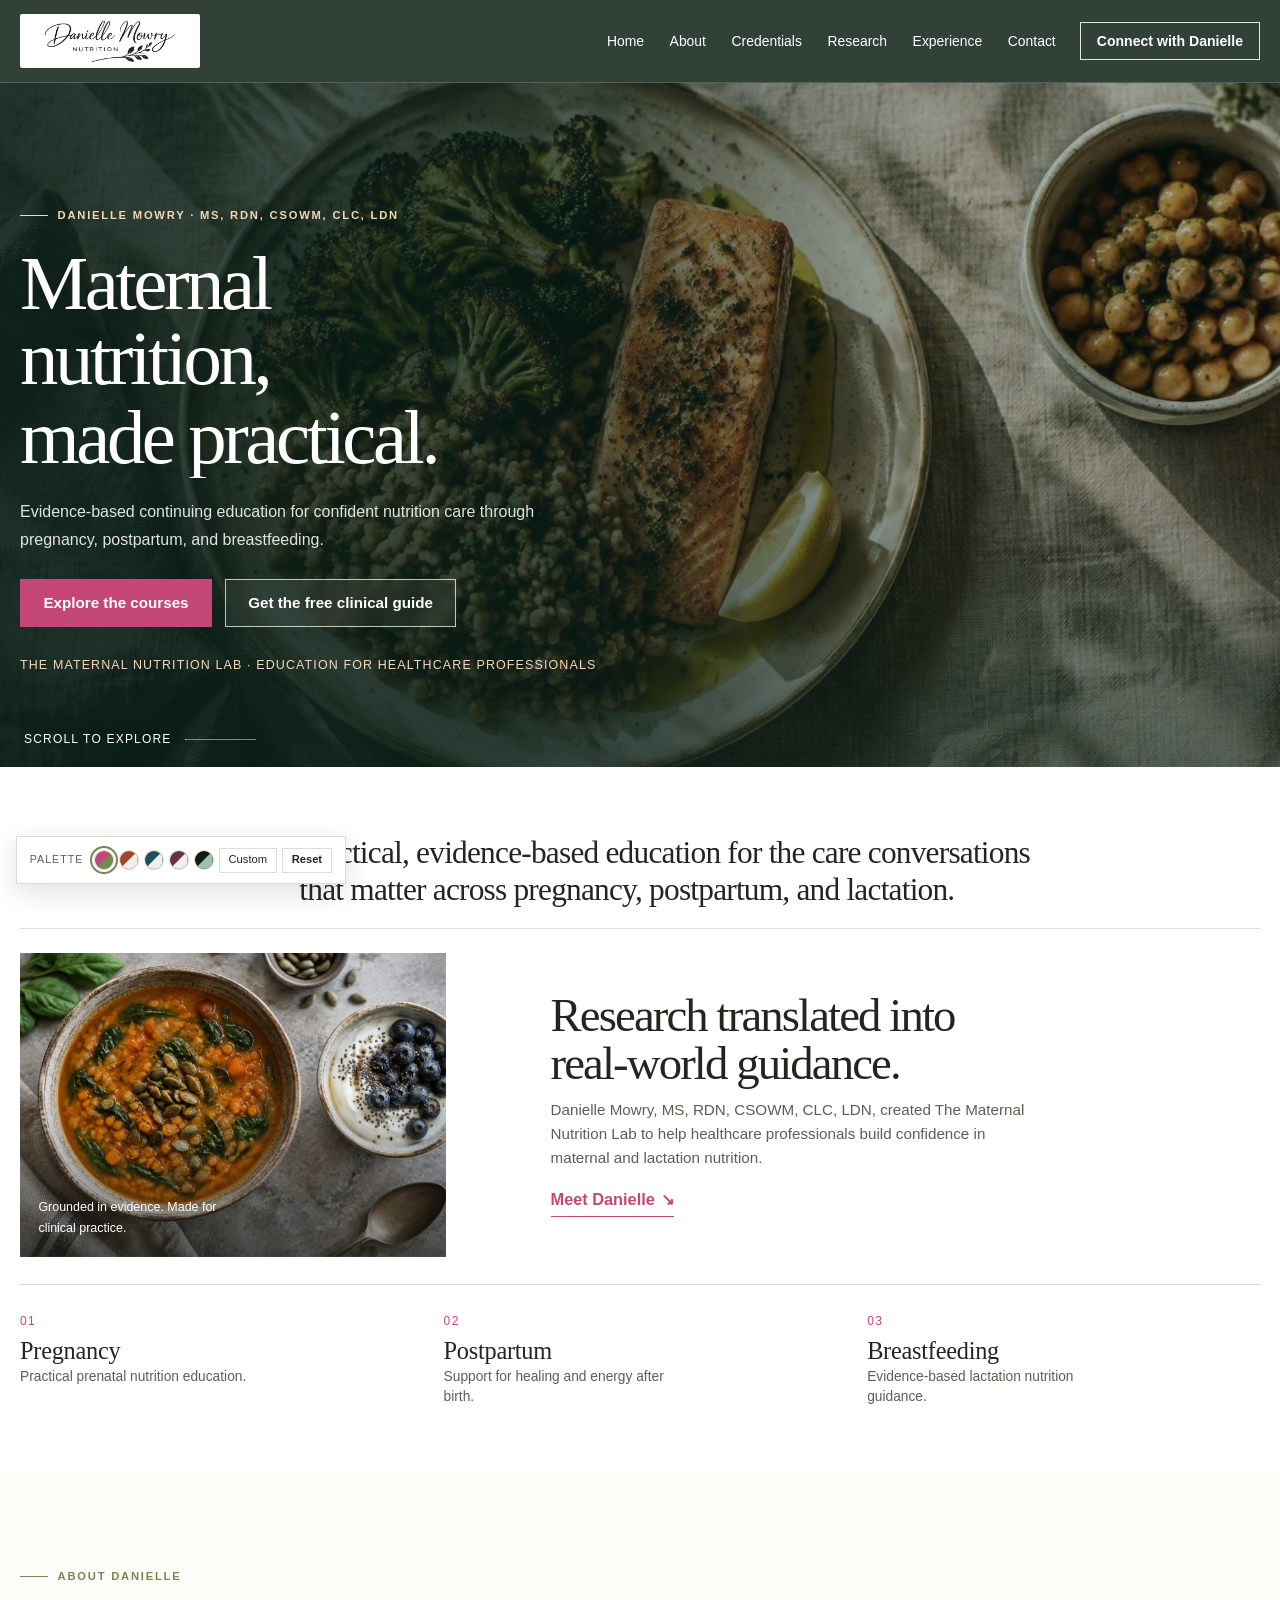
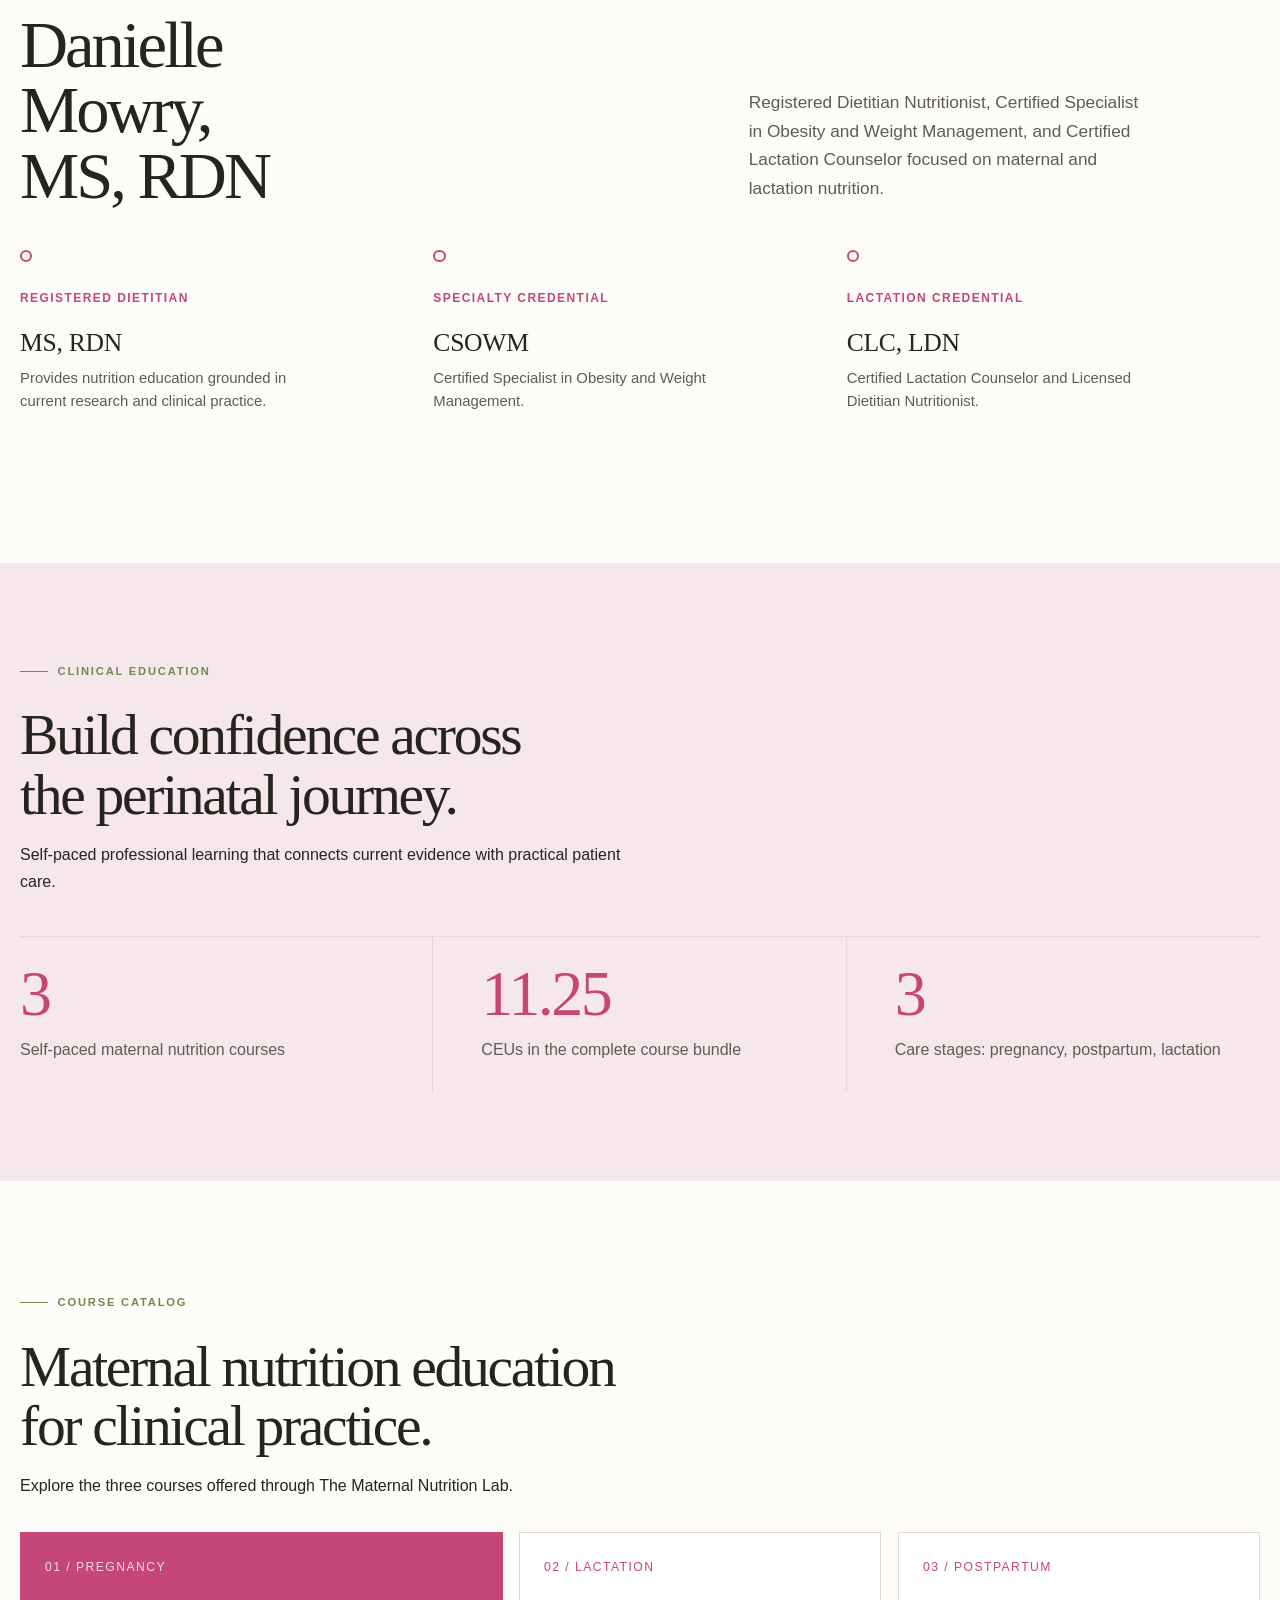
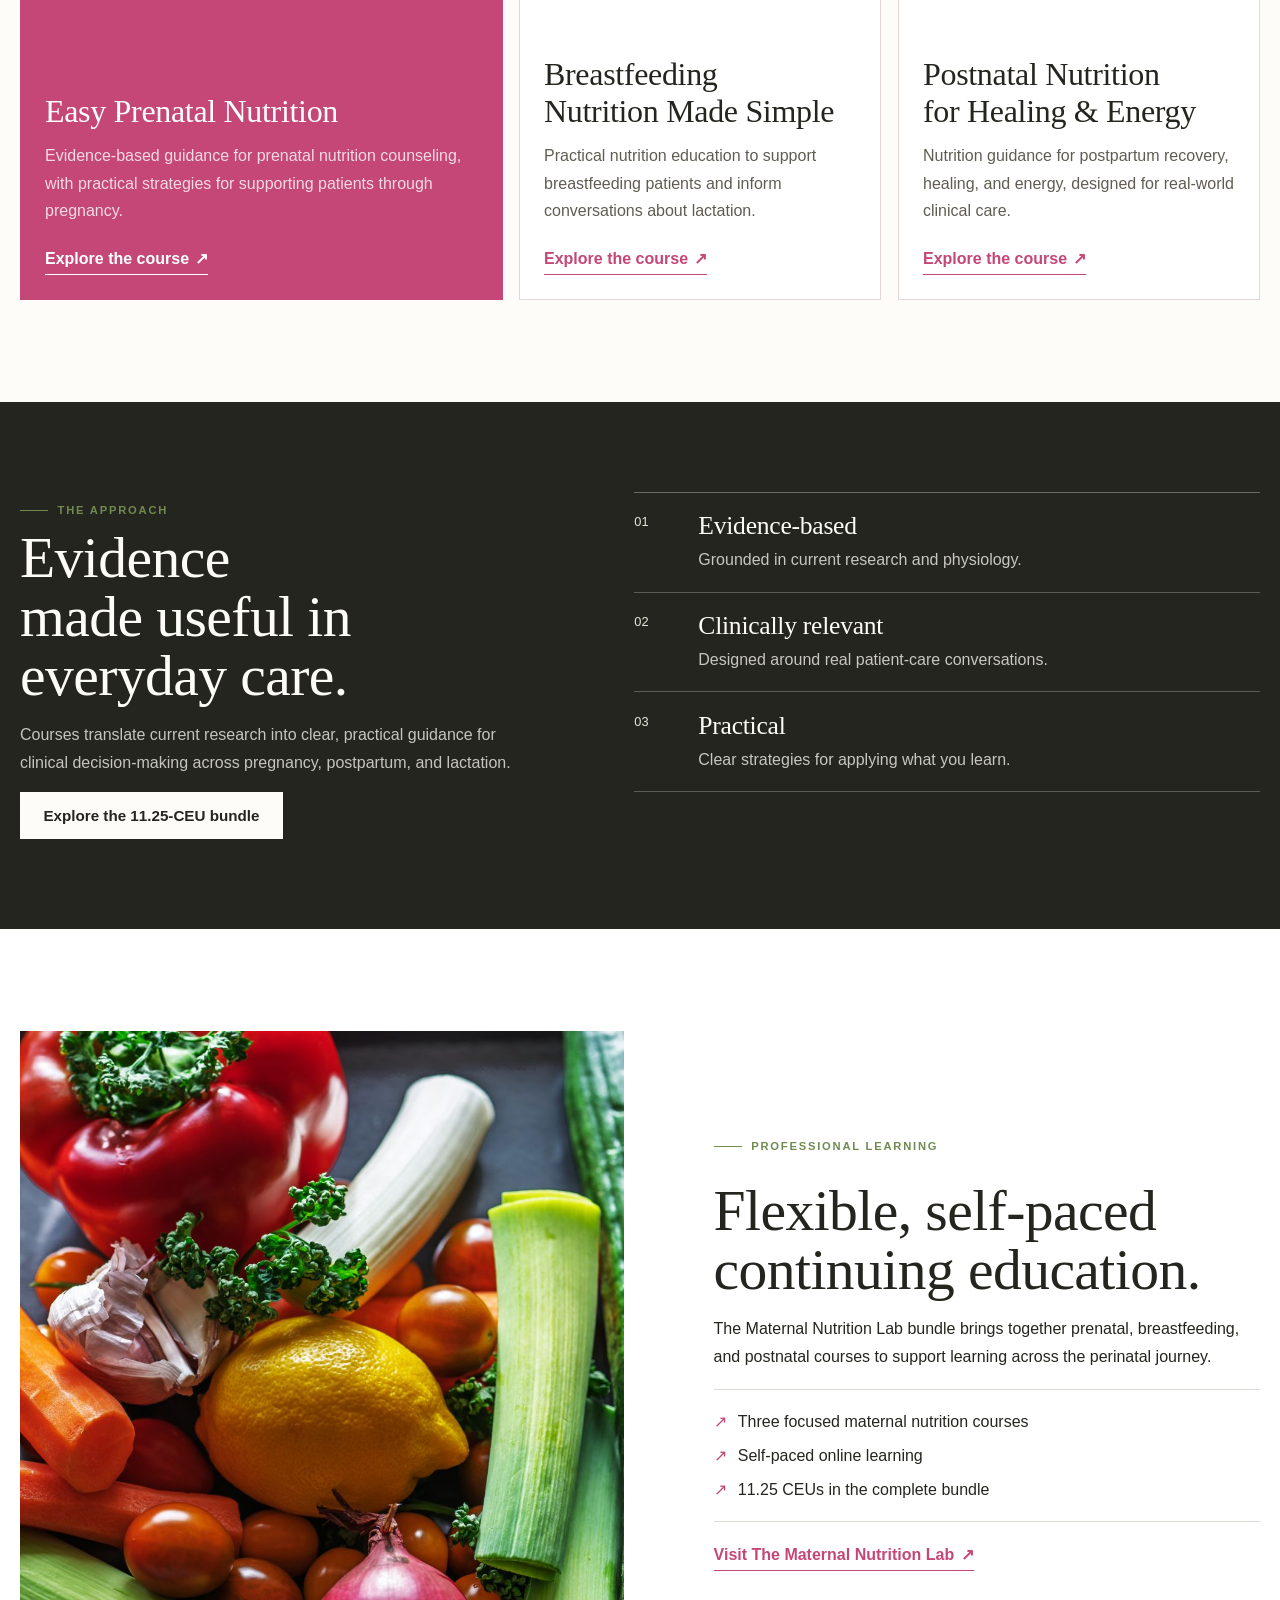
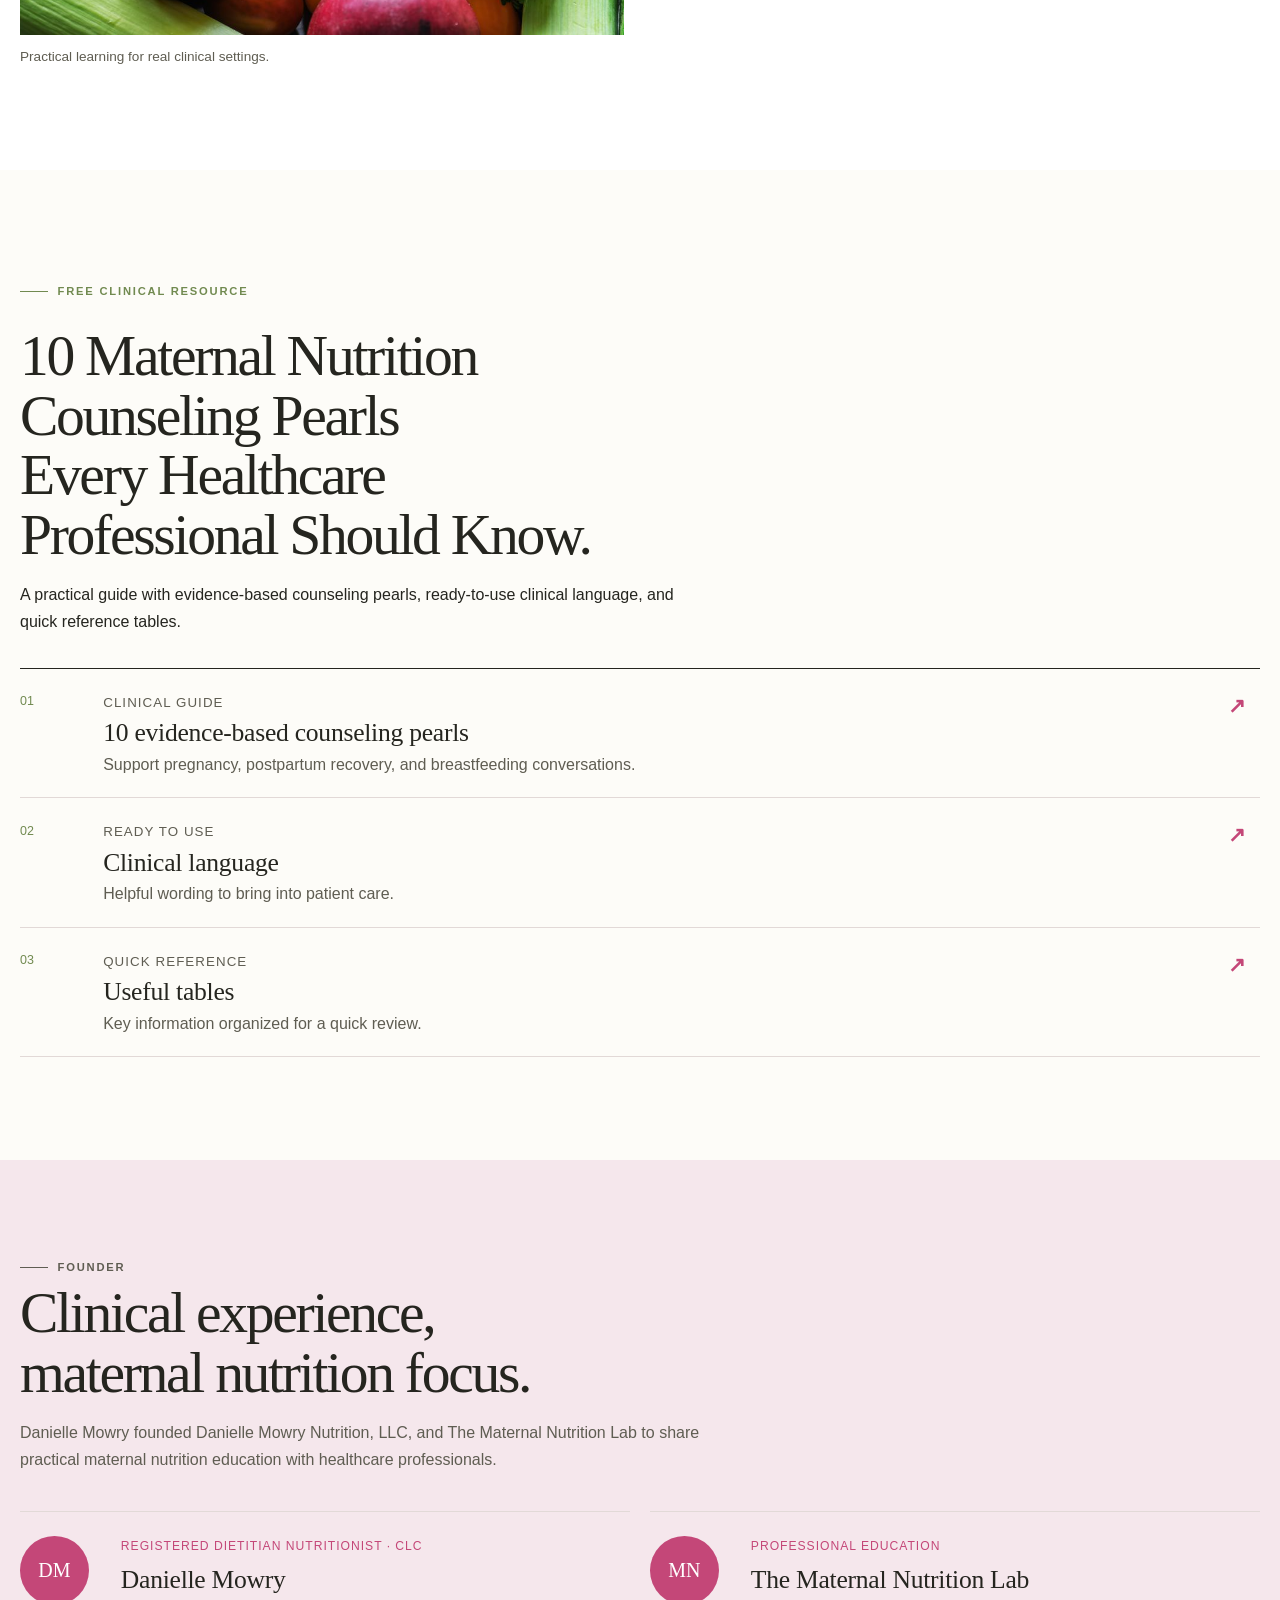
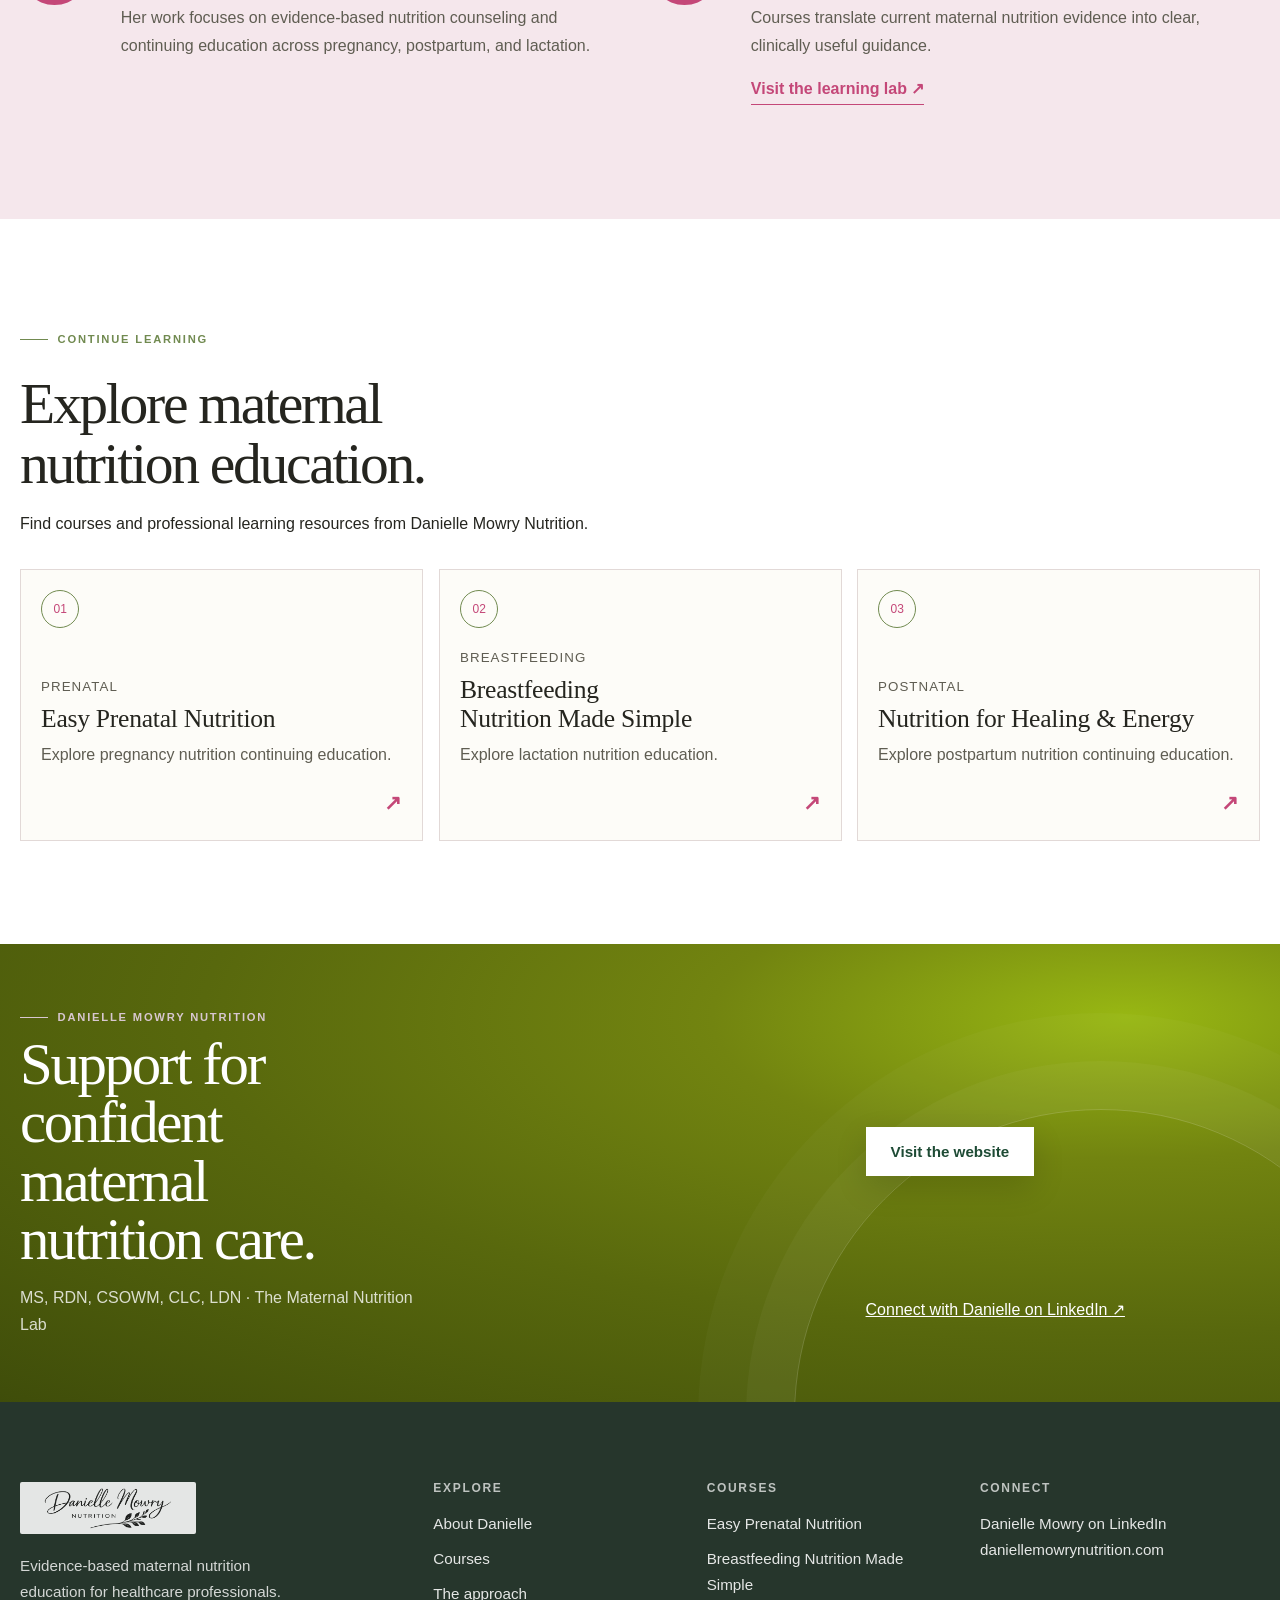
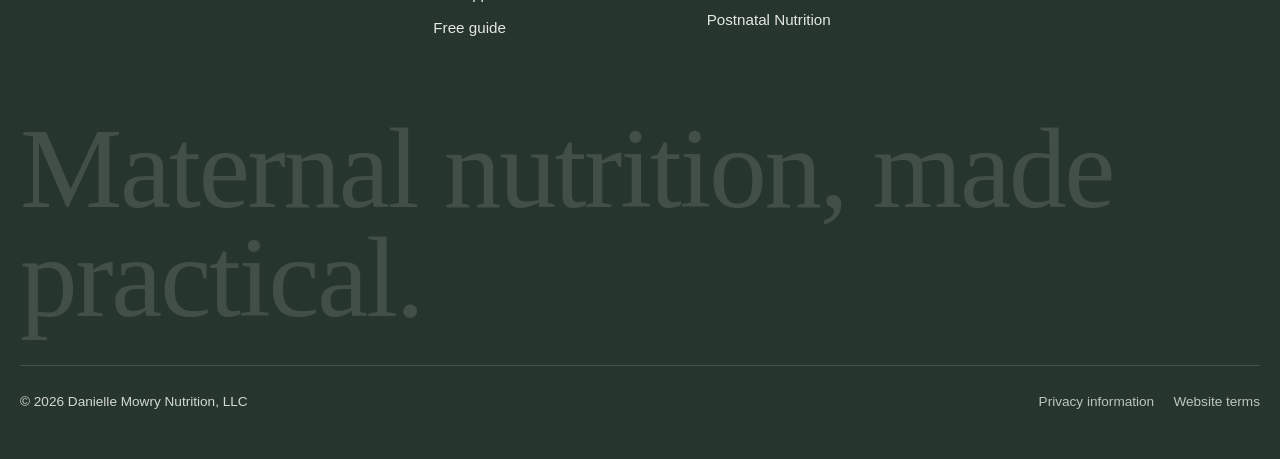
<file: index.html>
<!DOCTYPE html><html lang="en" data-theme="sage"><head><meta charset="UTF-8"><meta name="viewport" content="width=device-width, initial-scale=1"><meta name="theme-color" content="#C44778"><title>Danielle Mowry, MS, RDN | Maternal Nutrition Education</title><meta name="description" content="Evidence-based maternal nutrition continuing education from Danielle Mowry for healthcare professionals across pregnancy, postpartum, and lactation."><meta property="og:type" content="website"><meta property="og:site_name" content="Danielle Mowry Nutrition"><meta property="og:title" content="Danielle Mowry, MS, RDN | Maternal Nutrition Education"><meta property="og:description" content="Evidence-based maternal nutrition education for healthcare professionals across pregnancy, postpartum, and lactation."><meta property="og:image" content="assets/danielle-mowry-nutrition-logo.png"><link rel="icon" href="favicon.svg" type="image/svg+xml"><script src="theme-init.js"></script><link rel="preconnect" href="https://fonts.googleapis.com"><link rel="preconnect" href="https://fonts.gstatic.com" crossorigin><link rel="stylesheet" href="https://fonts.googleapis.com/css2?family=Instrument+Sans:wght@400;500;600&family=Newsreader:ital,opsz,wght@0,6..72,400;1,6..72,400&display=swap"><link rel="preload" as="image" href="assets/hero.jpg" fetchpriority="high"><link rel="stylesheet" href="styles.css"><script type="application/ld+json">{"@context":"https://schema.org","@type":"Person","name":"Danielle Mowry","url":"https://www.linkedin.com/in/danielle-mowry-ms-rdn-clc-csowm-ldn-795367135/","jobTitle":"Registered Dietitian Nutritionist","hasCredential":["MS","RDN","CSOWM","CLC","LDN"]}</script></head><body class="home-page single-page"><div class="scroll-progress" aria-hidden="true"><span></span></div><a href="#main" class="skip-link">Skip to main content</a><header class="site-header"><div class="wrap header-inner"><a href="#home" class="brand" aria-label="Danielle Mowry Nutrition, home"><img class="brand-logo" src="assets/danielle-mowry-nutrition-logo.png" alt="Danielle Mowry Nutrition"></a><nav class="main-nav" id="main-nav" aria-label="Primary"><ul class="nav-list"><li><a href="#home">Home</a></li><li><a href="#story">About</a></li><li><a href="#programs">Credentials</a></li><li><a href="#training">Research</a></li><li><a href="#team">Experience</a></li><li><a href="#contact">Contact</a></li></ul><div class="mobile-only"><a href="#contact" class="btn">Connect on LinkedIn</a></div></nav><div class="header-tools"><a href="#contact" class="btn btn-sm header-cta">Connect with Danielle</a><button type="button" class="menu-toggle" aria-expanded="false" aria-controls="main-nav" aria-label="Open menu"><span></span></button></div></div></header><main id="main">
<section class="sp-hero" id="home" data-motion-section="hero"><div class="sp-hero-backdrop"><img class="sp-hero-bg-image" src="assets/hero.jpg" alt="" fetchpriority="high" decoding="async" width="1800" height="1200"><div class="sp-hero-shade"></div></div><div class="wrap sp-hero-content"><p class="kicker">Danielle Mowry · MS, RDN, CSOWM, CLC, LDN</p><h1 class="sp-hero-title"><span class="sp-title-line"><span>Maternal nutrition,</span></span><span class="sp-title-line"><span>made practical.</span></span></h1><p class="lead">Evidence-based continuing education for confident nutrition care through pregnancy, postpartum, and breastfeeding.</p><div class="hero-actions"><a class="btn" href="#programs">Explore the courses</a><a class="btn btn-ghost" href="#resources">Get the free clinical guide</a></div><p class="sp-hero-note">The Maternal Nutrition Lab · Education for healthcare professionals</p></div><a class="sp-hero-scroll" href="#mission" aria-label="Scroll to learn about the Maternal Nutrition Lab"><span>Scroll to explore</span><i aria-hidden="true"></i></a></section>
<section class="sp-mission" id="mission" data-motion-section="mission"><div class="wrap"><div class="sp-mission-top"><p class="kicker">The Maternal Nutrition Lab</p><p class="sp-mission-intro">Practical, evidence-based education for the care conversations that matter across pregnancy, postpartum, and lactation.</p></div><div class="sp-mission-layout"><figure class="sp-mission-visual" data-motion="parallax"><img src="assets/meals.jpg" alt="A colorful nourishing meal prepared with fresh ingredients" loading="lazy" decoding="async" width="1200" height="800"><figcaption>Grounded in evidence. Made for clinical practice.</figcaption></figure><div class="sp-mission-copy"><h2>Research translated into real-world guidance.</h2><p>Danielle Mowry, MS, RDN, CSOWM, CLC, LDN, created The Maternal Nutrition Lab to help healthcare professionals build confidence in maternal and lactation nutrition.</p><a href="#story" class="link">Meet Danielle <span>↘</span></a></div></div><div class="sp-mission-pillars" aria-label="Education focus"><article><span>01</span><h3>Pregnancy</h3><p>Practical prenatal nutrition education.</p></article><article><span>02</span><h3>Postpartum</h3><p>Support for healing and energy after birth.</p></article><article><span>03</span><h3>Breastfeeding</h3><p>Evidence-based lactation nutrition guidance.</p></article></div></div></section>
<section class="sp-story" id="story" data-motion-section="story"><div class="wrap"><div class="sp-story-header"><header class="sp-story-heading"><p class="kicker">About Danielle</p><h2>Danielle Mowry, MS, RDN</h2></header><p class="sp-story-deck">Registered Dietitian Nutritionist, Certified Specialist in Obesity and Weight Management, and Certified Lactation Counselor focused on maternal and lactation nutrition.</p></div><div class="sp-timeline" aria-label="Danielle Mowry’s credentials"><article><span>Registered Dietitian</span><div><h3>MS, RDN</h3><p>Provides nutrition education grounded in current research and clinical practice.</p></div></article><article><span>Specialty credential</span><div><h3>CSOWM</h3><p>Certified Specialist in Obesity and Weight Management.</p></div></article><article><span>Lactation credential</span><div><h3>CLC, LDN</h3><p>Certified Lactation Counselor and Licensed Dietitian Nutritionist.</p></div></article></div></div></section>
<section class="sp-impact" id="impact" data-motion-section="impact"><div class="wrap"><div class="sp-impact-intro"><p class="kicker">Clinical education</p><h2>Build confidence across the perinatal journey.</h2><p>Self-paced professional learning that connects current evidence with practical patient care.</p></div><div class="sp-impact-stats"><article><strong>3</strong><span>Self-paced maternal nutrition courses</span></article><article><strong>11.25</strong><span>CEUs in the complete course bundle</span></article><article><strong>3</strong><span>Care stages: pregnancy, postpartum, lactation</span></article></div></div></section>
<section class="sp-programs" id="programs" data-motion-section="programs"><div class="wrap"><div class="sp-programs-head"><p class="kicker">Course catalog</p><h2>Maternal nutrition education for clinical practice.</h2><p>Explore the three courses offered through The Maternal Nutrition Lab.</p></div><div class="sp-program-grid"><article class="sp-program-feature"><span class="sp-program-label">01 / Pregnancy</span><h3>Easy Prenatal Nutrition</h3><p>Evidence-based guidance for prenatal nutrition counseling, with practical strategies for supporting patients through pregnancy.</p><a href="https://www.daniellemowrynutrition.com/easy-prenatal-nutrition" class="link">Explore the course <span>↗</span></a></article><article class="sp-program-card"><span class="sp-program-label">02 / Lactation</span><h3>Breastfeeding Nutrition Made Simple</h3><p>Practical nutrition education to support breastfeeding patients and inform conversations about lactation.</p><a href="https://www.daniellemowrynutrition.com/breastfeeding-nutrition-made-simple" class="link">Explore the course <span>↗</span></a></article><article class="sp-program-card"><span class="sp-program-label">03 / Postpartum</span><h3>Postnatal Nutrition for Healing &amp; Energy</h3><p>Nutrition guidance for postpartum recovery, healing, and energy, designed for real-world clinical care.</p><a href="https://www.daniellemowrynutrition.com/postnatal-nutrition-for-healing-and-energy" class="link">Explore the course <span>↗</span></a></article></div></div></section>
<section class="sp-training" id="training" data-motion-section="training"><div class="wrap"><div class="sp-training-intro"><p class="kicker">The approach</p><h2>Evidence made useful in everyday care.</h2><p>Courses translate current research into clear, practical guidance for clinical decision-making across pregnancy, postpartum, and lactation.</p><a class="btn btn-light" href="https://www.daniellemowrynutrition.com/maternal-nutrition-ceu-bundle">Explore the 11.25-CEU bundle</a></div><div class="sp-training-points"><article><span>01</span><div><h3>Evidence-based</h3><p>Grounded in current research and physiology.</p></div></article><article><span>02</span><div><h3>Clinically relevant</h3><p>Designed around real patient-care conversations.</p></div></article><article><span>03</span><div><h3>Practical</h3><p>Clear strategies for applying what you learn.</p></div></article></div></div></section>
<section class="sp-grow" id="grow" data-motion-section="grow"><div class="wrap sp-grow-grid"><figure><img src="assets/produce-flatlay.jpg" alt="Fresh vegetables and ingredients arranged for a meal" loading="lazy" decoding="async" width="1200" height="800"><figcaption>Practical learning for real clinical settings.</figcaption></figure><div class="sp-grow-copy"><p class="kicker">Professional learning</p><h2>Flexible, self-paced continuing education.</h2><p>The Maternal Nutrition Lab bundle brings together prenatal, breastfeeding, and postnatal courses to support learning across the perinatal journey.</p><ul><li>Three focused maternal nutrition courses</li><li>Self-paced online learning</li><li>11.25 CEUs in the complete bundle</li></ul><a href="https://www.daniellemowrynutrition.com/" class="link">Visit The Maternal Nutrition Lab <span>↗</span></a></div></div></section>
<section class="sp-resources" id="resources" data-motion-section="resources"><div class="wrap"><div class="sp-resources-heading"><p class="kicker">Free clinical resource</p><h2>10 Maternal Nutrition Counseling Pearls Every Healthcare Professional Should Know.</h2><p>A practical guide with evidence-based counseling pearls, ready-to-use clinical language, and quick reference tables.</p></div><div class="sp-resource-list"><a href="https://www.daniellemowrynutrition.com/" aria-label="Get the free maternal nutrition guide"><span>01</span><div><small>Clinical guide</small><h3>10 evidence-based counseling pearls</h3><p>Support pregnancy, postpartum recovery, and breastfeeding conversations.</p></div><b aria-hidden="true">↗</b></a><a href="https://www.daniellemowrynutrition.com/" aria-label="View the free guide details"><span>02</span><div><small>Ready to use</small><h3>Clinical language</h3><p>Helpful wording to bring into patient care.</p></div><b aria-hidden="true">↗</b></a><a href="https://www.daniellemowrynutrition.com/" aria-label="View the free reference tables"><span>03</span><div><small>Quick reference</small><h3>Useful tables</h3><p>Key information organized for a quick review.</p></div><b aria-hidden="true">↗</b></a></div></div></section>
<section class="sp-team" id="team" data-motion-section="team"><div class="wrap"><div class="sp-team-intro"><p class="kicker">Founder</p><h2>Clinical experience, maternal nutrition focus.</h2><p>Danielle Mowry founded Danielle Mowry Nutrition, LLC, and The Maternal Nutrition Lab to share practical maternal nutrition education with healthcare professionals.</p></div><div class="sp-team-cards"><article><div class="sp-monogram" aria-hidden="true">DM</div><div><p class="sp-team-role">Registered Dietitian Nutritionist · CLC</p><h3>Danielle Mowry</h3><p>Her work focuses on evidence-based nutrition counseling and continuing education across pregnancy, postpartum, and lactation.</p></div></article><article><div class="sp-monogram" aria-hidden="true">MN</div><div><p class="sp-team-role">Professional education</p><h3>The Maternal Nutrition Lab</h3><p>Courses translate current maternal nutrition evidence into clear, clinically useful guidance.</p><a href="https://www.daniellemowrynutrition.com/" class="link">Visit the learning lab <span>↗</span></a></div></article></div></div></section>
<section class="sp-involved" id="involved" data-motion-section="involved"><div class="wrap"><div class="sp-involved-heading"><p class="kicker">Continue learning</p><h2>Explore maternal nutrition education.</h2><p>Find courses and professional learning resources from Danielle Mowry Nutrition.</p></div><div class="sp-action-list"><a href="https://www.daniellemowrynutrition.com/easy-prenatal-nutrition"><span class="sp-action-no">01</span><div><small>Prenatal</small><h3>Easy Prenatal Nutrition</h3><p>Explore pregnancy nutrition continuing education.</p></div><b aria-hidden="true">↗</b></a><a href="https://www.daniellemowrynutrition.com/breastfeeding-nutrition-made-simple"><span class="sp-action-no">02</span><div><small>Breastfeeding</small><h3>Breastfeeding Nutrition Made Simple</h3><p>Explore lactation nutrition education.</p></div><b aria-hidden="true">↗</b></a><a href="https://www.daniellemowrynutrition.com/postnatal-nutrition-for-healing-and-energy"><span class="sp-action-no">03</span><div><small>Postnatal</small><h3>Nutrition for Healing &amp; Energy</h3><p>Explore postpartum nutrition continuing education.</p></div><b aria-hidden="true">↗</b></a></div></div></section>
<section class="sp-contact" id="contact" data-motion-section="contact"><div class="wrap sp-contact-inner"><p class="kicker">Danielle Mowry Nutrition</p><h2>Support for confident maternal nutrition care.</h2><p>MS, RDN, CSOWM, CLC, LDN · The Maternal Nutrition Lab</p><a class="btn btn-light" href="https://www.daniellemowrynutrition.com/">Visit the website</a><a href="https://www.linkedin.com/in/danielle-mowry-ms-rdn-clc-csowm-ldn-795367135/" class="sp-contact-link">Connect with Danielle on LinkedIn <span>↗</span></a></div></section></main><footer class="site-footer"><div class="wrap"><div class="footer-grid"><div><a href="#home" class="brand" style="margin-bottom:1.2rem"><img class="brand-logo" src="assets/danielle-mowry-nutrition-logo.png" alt="Danielle Mowry Nutrition"></a><p style="max-width:34ch;opacity:.8">Evidence-based maternal nutrition education for healthcare professionals.</p></div><div><h2>Explore</h2><ul><li><a href="#story">About Danielle</a></li><li><a href="#programs">Courses</a></li><li><a href="#training">The approach</a></li><li><a href="#resources">Free guide</a></li></ul></div><div><h2>Courses</h2><ul><li><a href="https://www.daniellemowrynutrition.com/easy-prenatal-nutrition">Easy Prenatal Nutrition</a></li><li><a href="https://www.daniellemowrynutrition.com/breastfeeding-nutrition-made-simple">Breastfeeding Nutrition Made Simple</a></li><li><a href="https://www.daniellemowrynutrition.com/postnatal-nutrition-for-healing-and-energy">Postnatal Nutrition</a></li></ul></div><div><h2>Connect</h2><address style="font-style:normal"><a href="https://www.linkedin.com/in/danielle-mowry-ms-rdn-clc-csowm-ldn-795367135/">Danielle Mowry on LinkedIn</a><br><a href="https://www.daniellemowrynutrition.com/">daniellemowrynutrition.com</a></address></div></div><p class="footer-word" aria-hidden="true">Maternal nutrition, made practical.</p><div class="footer-bottom"><p>&copy; <span data-year>2026</span> Danielle Mowry Nutrition, LLC</p><nav aria-label="Legal"><a href="privacy-policy.html">Privacy information</a><a href="terms.html">Website terms</a></nav></div></div></footer><div class="palette palette-dock" role="group" aria-label="Colour palette">

  <span class="palette-label">Palette</span>

  <div class="palette-swatches">

    <button type="button" class="swatch" data-set-theme="sage" aria-pressed="true" aria-label="Danielle Mowry rose and sage palette" title="Rose and sage"></button>

    <button type="button" class="swatch" data-set-theme="clay" aria-pressed="false" aria-label="Clay palette" title="Clay"></button>

    <button type="button" class="swatch" data-set-theme="harbor" aria-pressed="false" aria-label="Harbor palette" title="Harbor"></button>

    <button type="button" class="swatch" data-set-theme="plum" aria-pressed="false" aria-label="Plum palette" title="Plum"></button>

    <button type="button" class="swatch" data-set-theme="night" aria-pressed="false" aria-label="Night palette" title="Night"></button>

    <button type="button" class="palette-custom-toggle" aria-expanded="false">Custom</button>
    <button type="button" class="palette-reset-default" data-reset-default-palette aria-label="Reset palette to default colors" title="Reset to default colors">Reset</button>

  </div>

  <div class="palette-custom-controls" hidden>

    <p class="palette-custom-title">Make your own palette</p>

    <label>Page background <input type="color" data-custom-color="bg" value="#FDFCF8"></label>

    <label>Text <input type="color" data-custom-color="ink" value="#25251F"></label>

    <label>Accent <input type="color" data-custom-color="accent" value="#C44778"></label>

    <div class="palette-custom-actions"><button type="button" class="palette-apply" data-apply-custom-palette>Apply colors</button><button type="button" class="palette-reset" data-reset-custom-palette>Reset</button></div>

    <p class="palette-custom-help">For clear contrast, pair a light page with dark text or a dark page with light text.</p>

    <p class="palette-custom-status" role="status" aria-live="polite"></p>

  </div>

</div><script src="motion.js" defer></script><script src="script.js" defer></script></body></html>
</file>
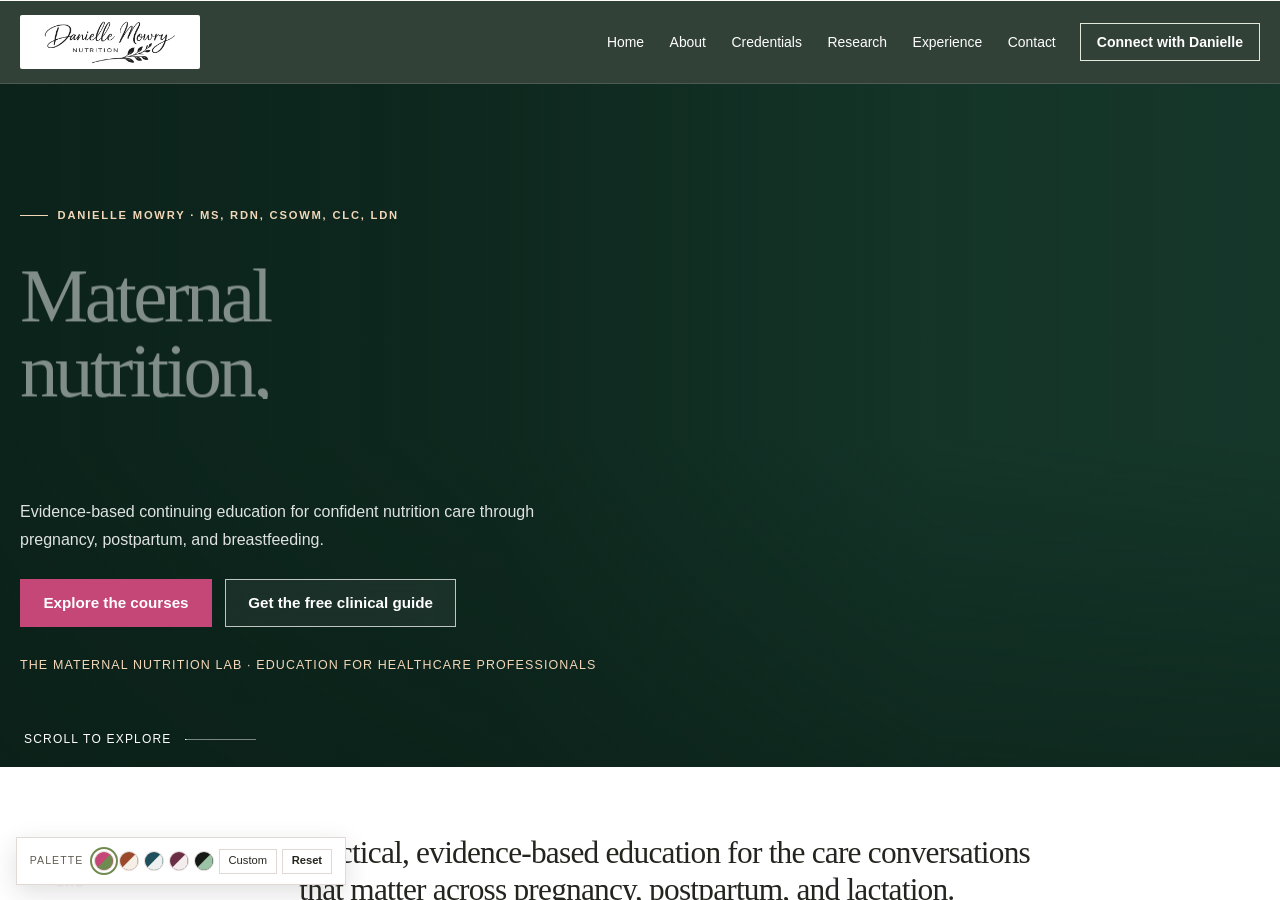
<file: about.html>
<!DOCTYPE html><html lang="en"><head><meta charset="utf-8"><meta name="viewport" content="width=device-width, initial-scale=1"><meta http-equiv="refresh" content="0;url=index.html#story"><title>About Danielle Mowry | Maternal Nutrition</title></head><body><a href="index.html">Continue to Danielle Mowry Nutrition</a></body></html>
</file>
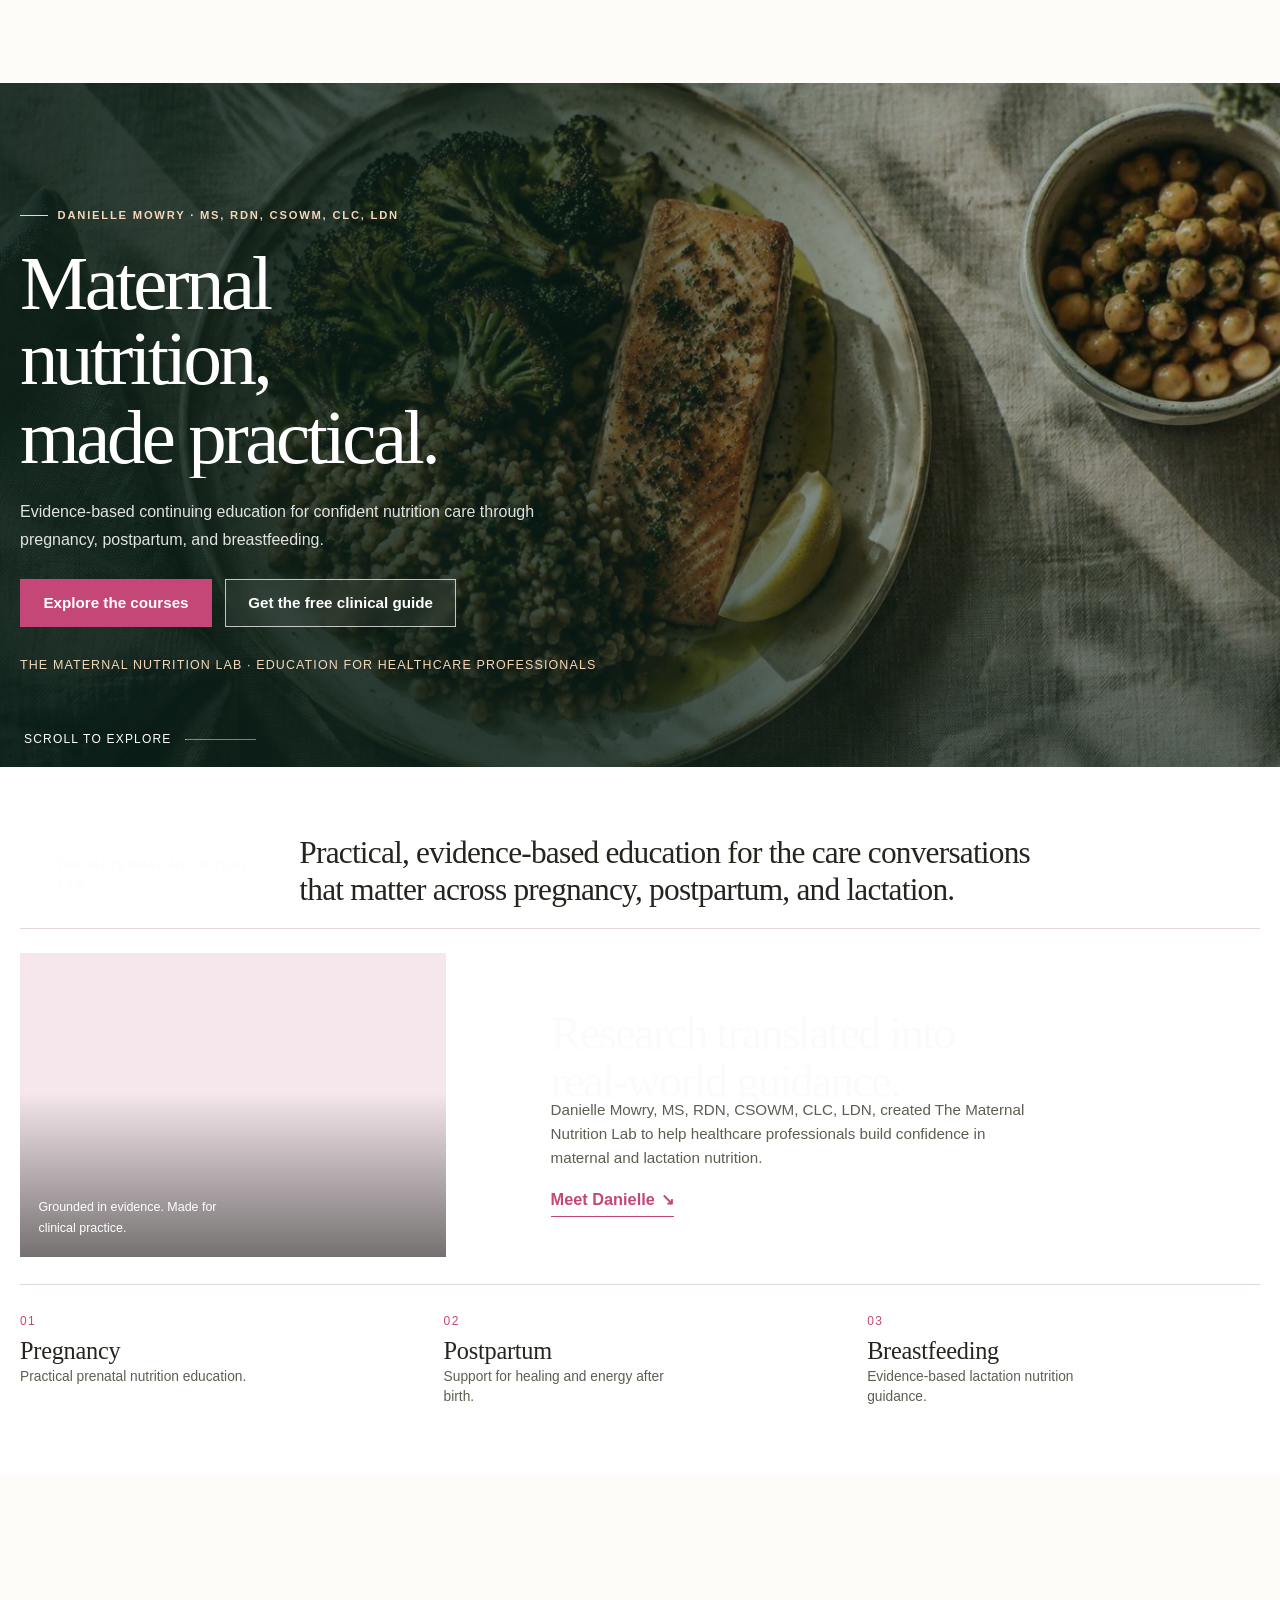
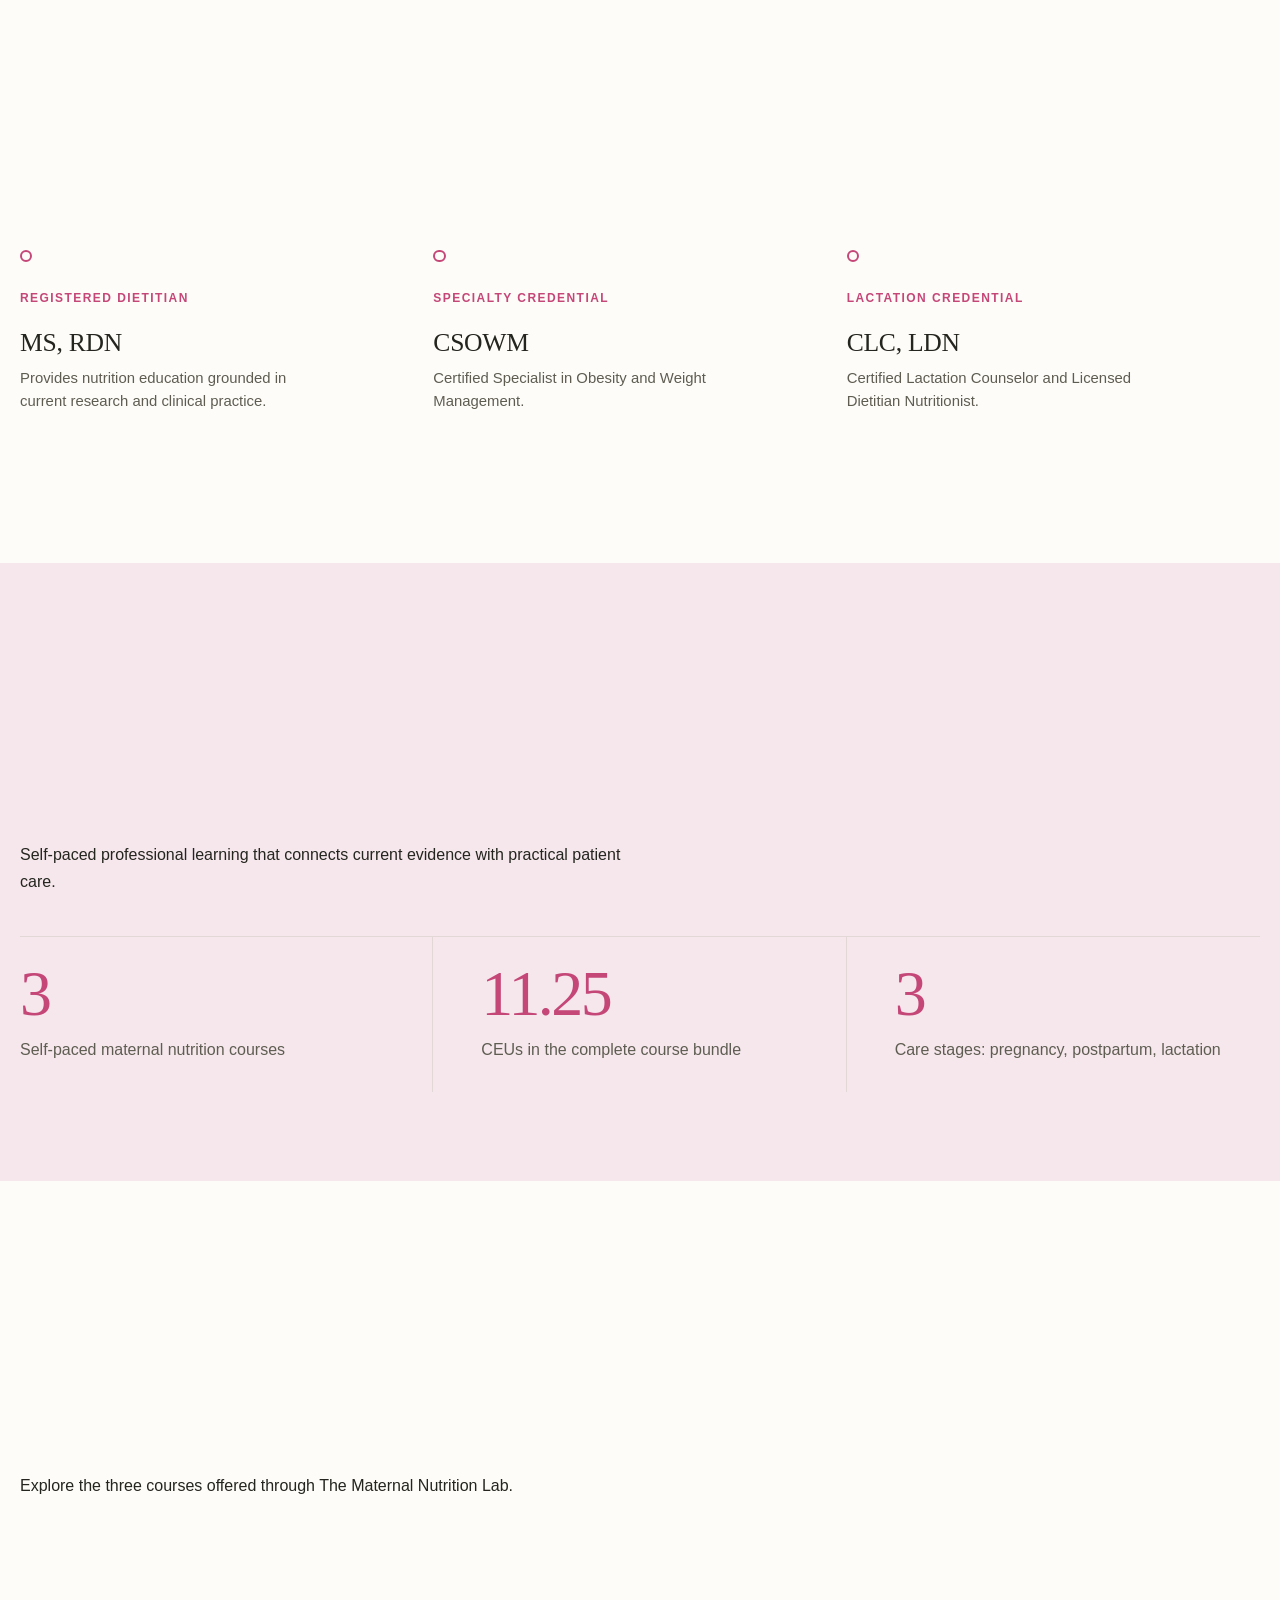
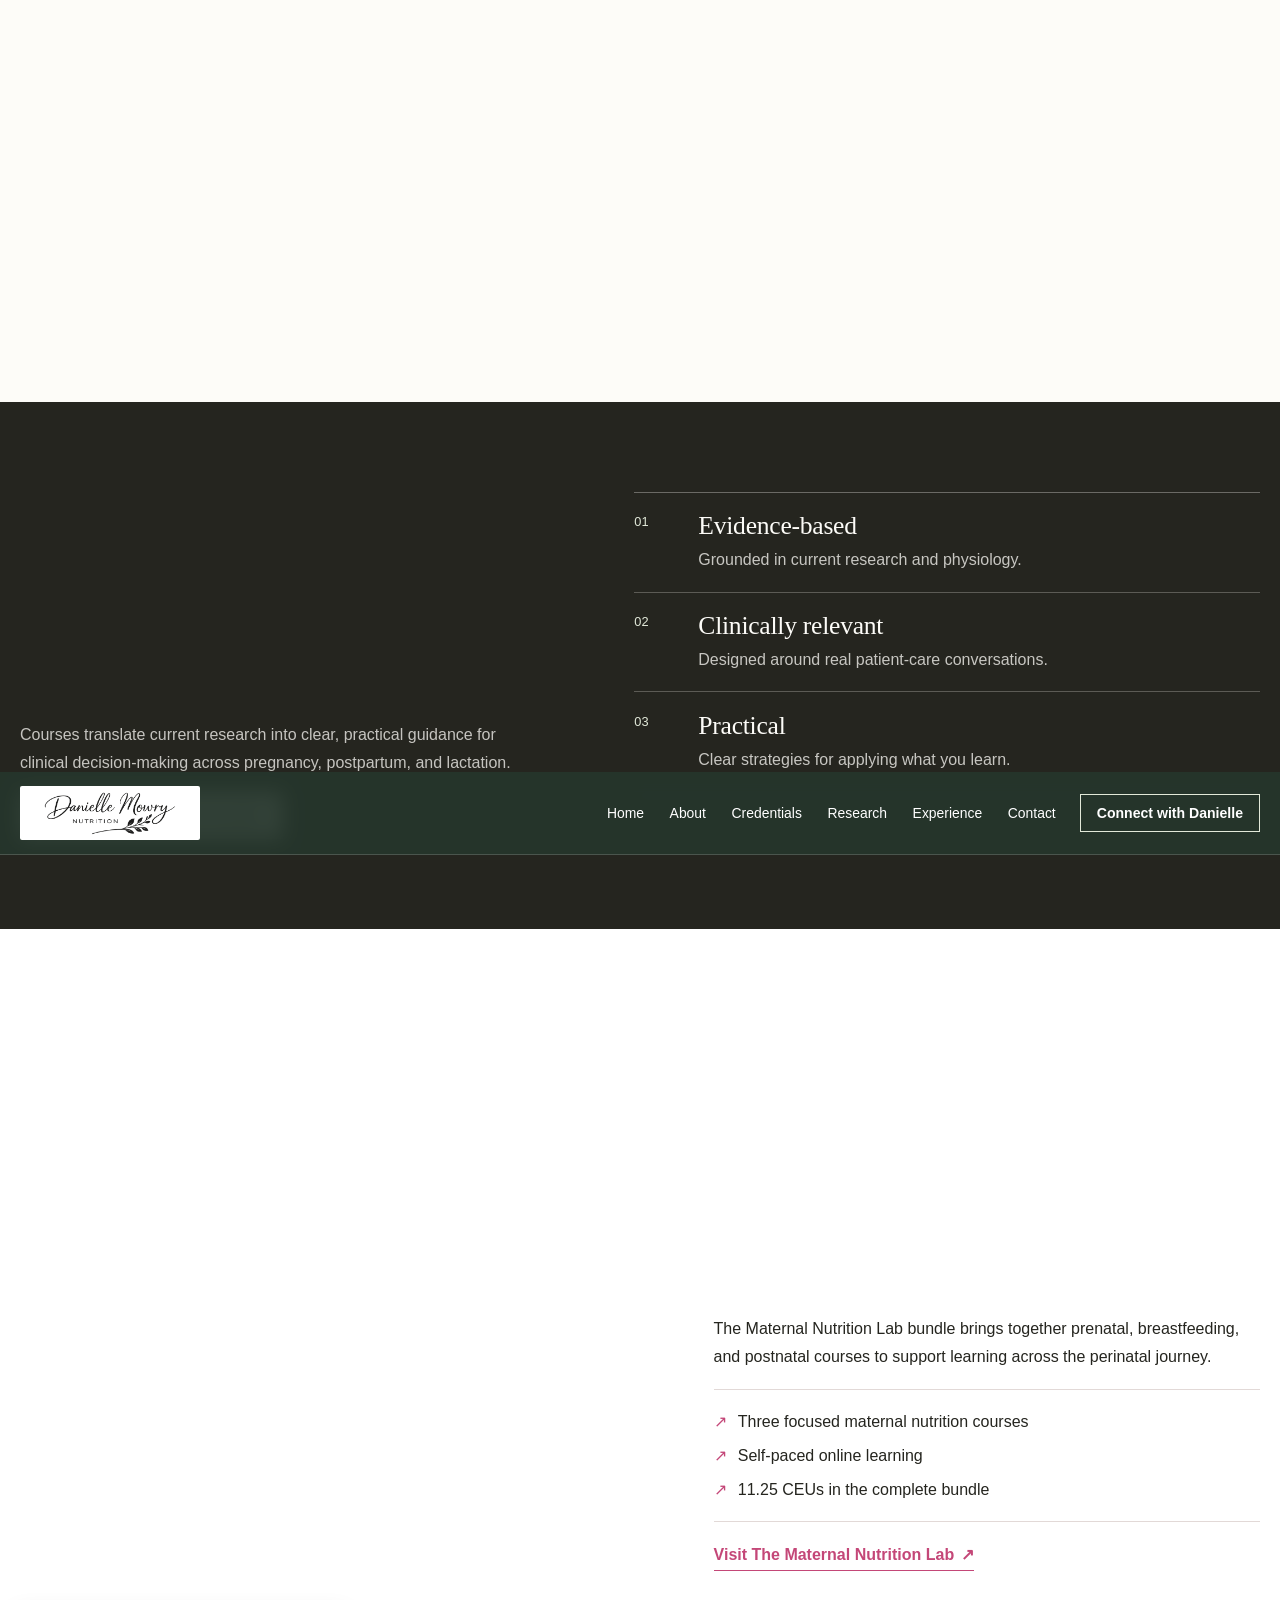
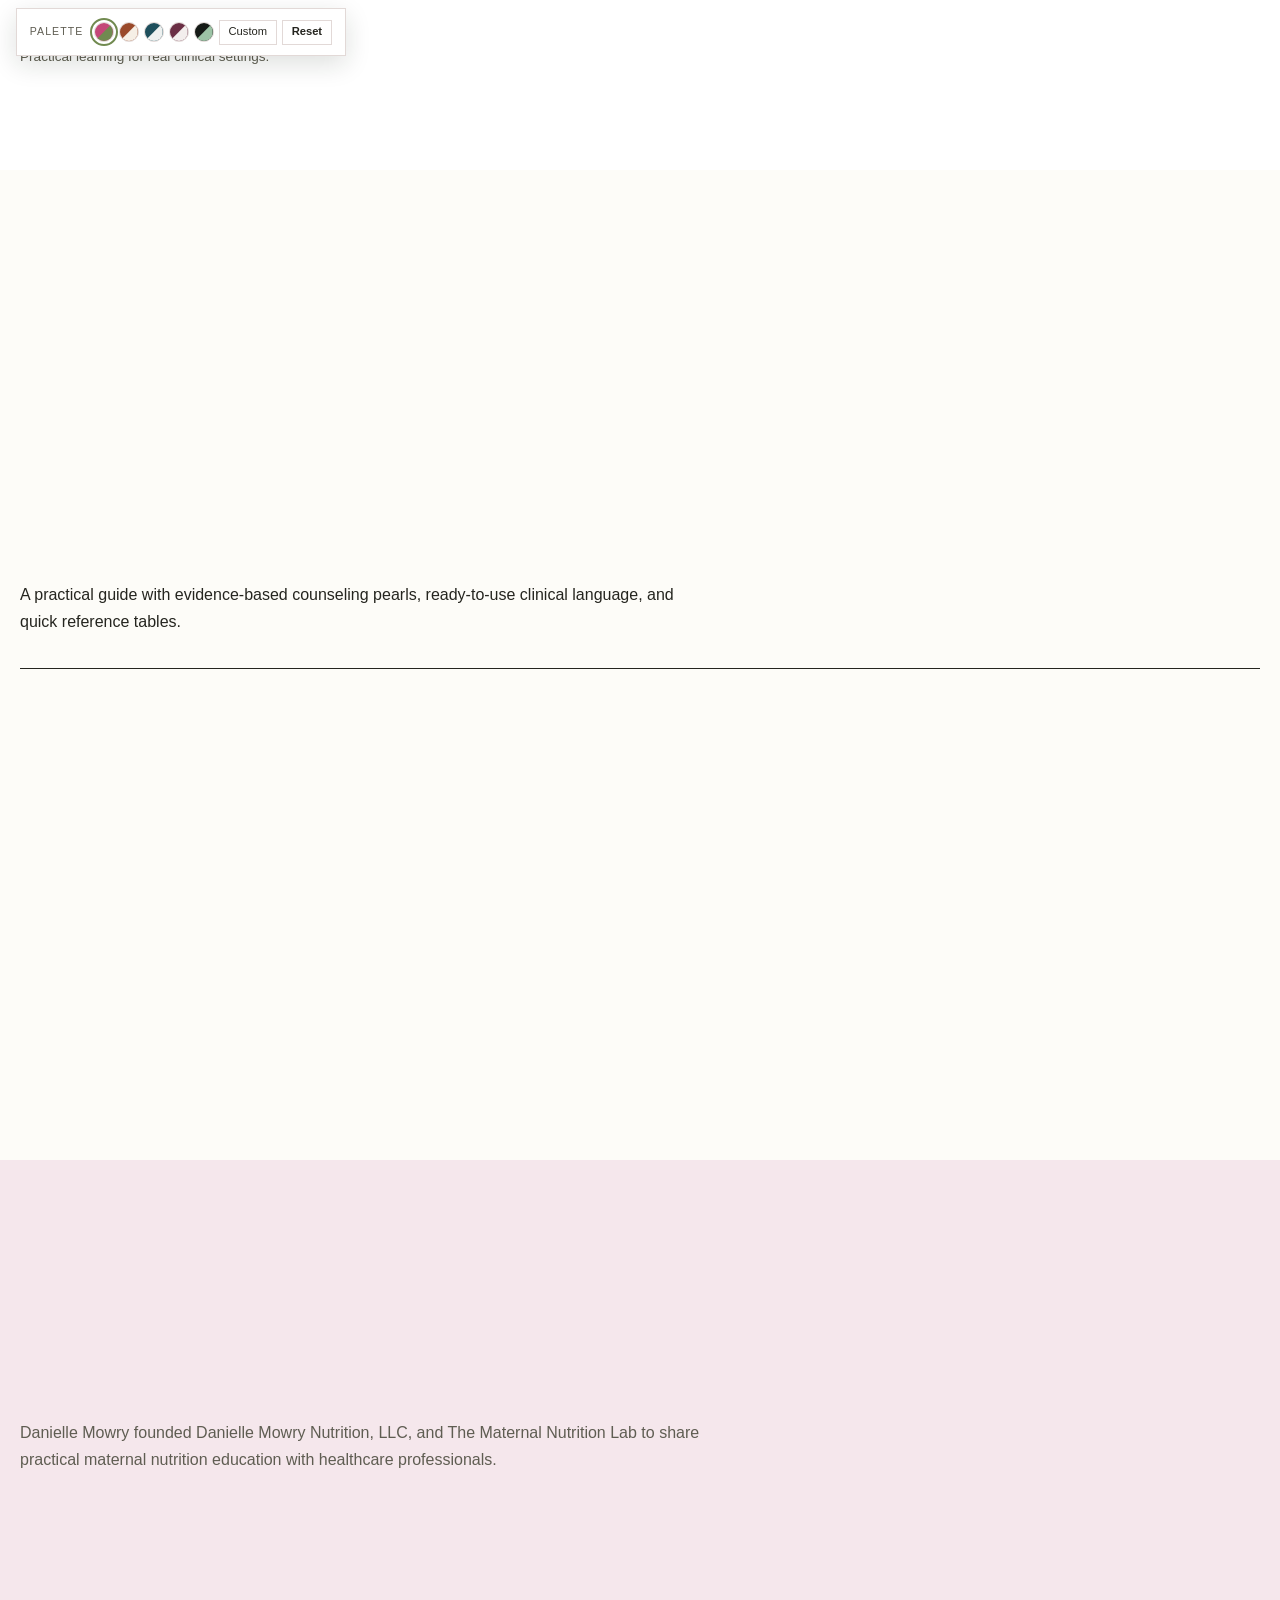
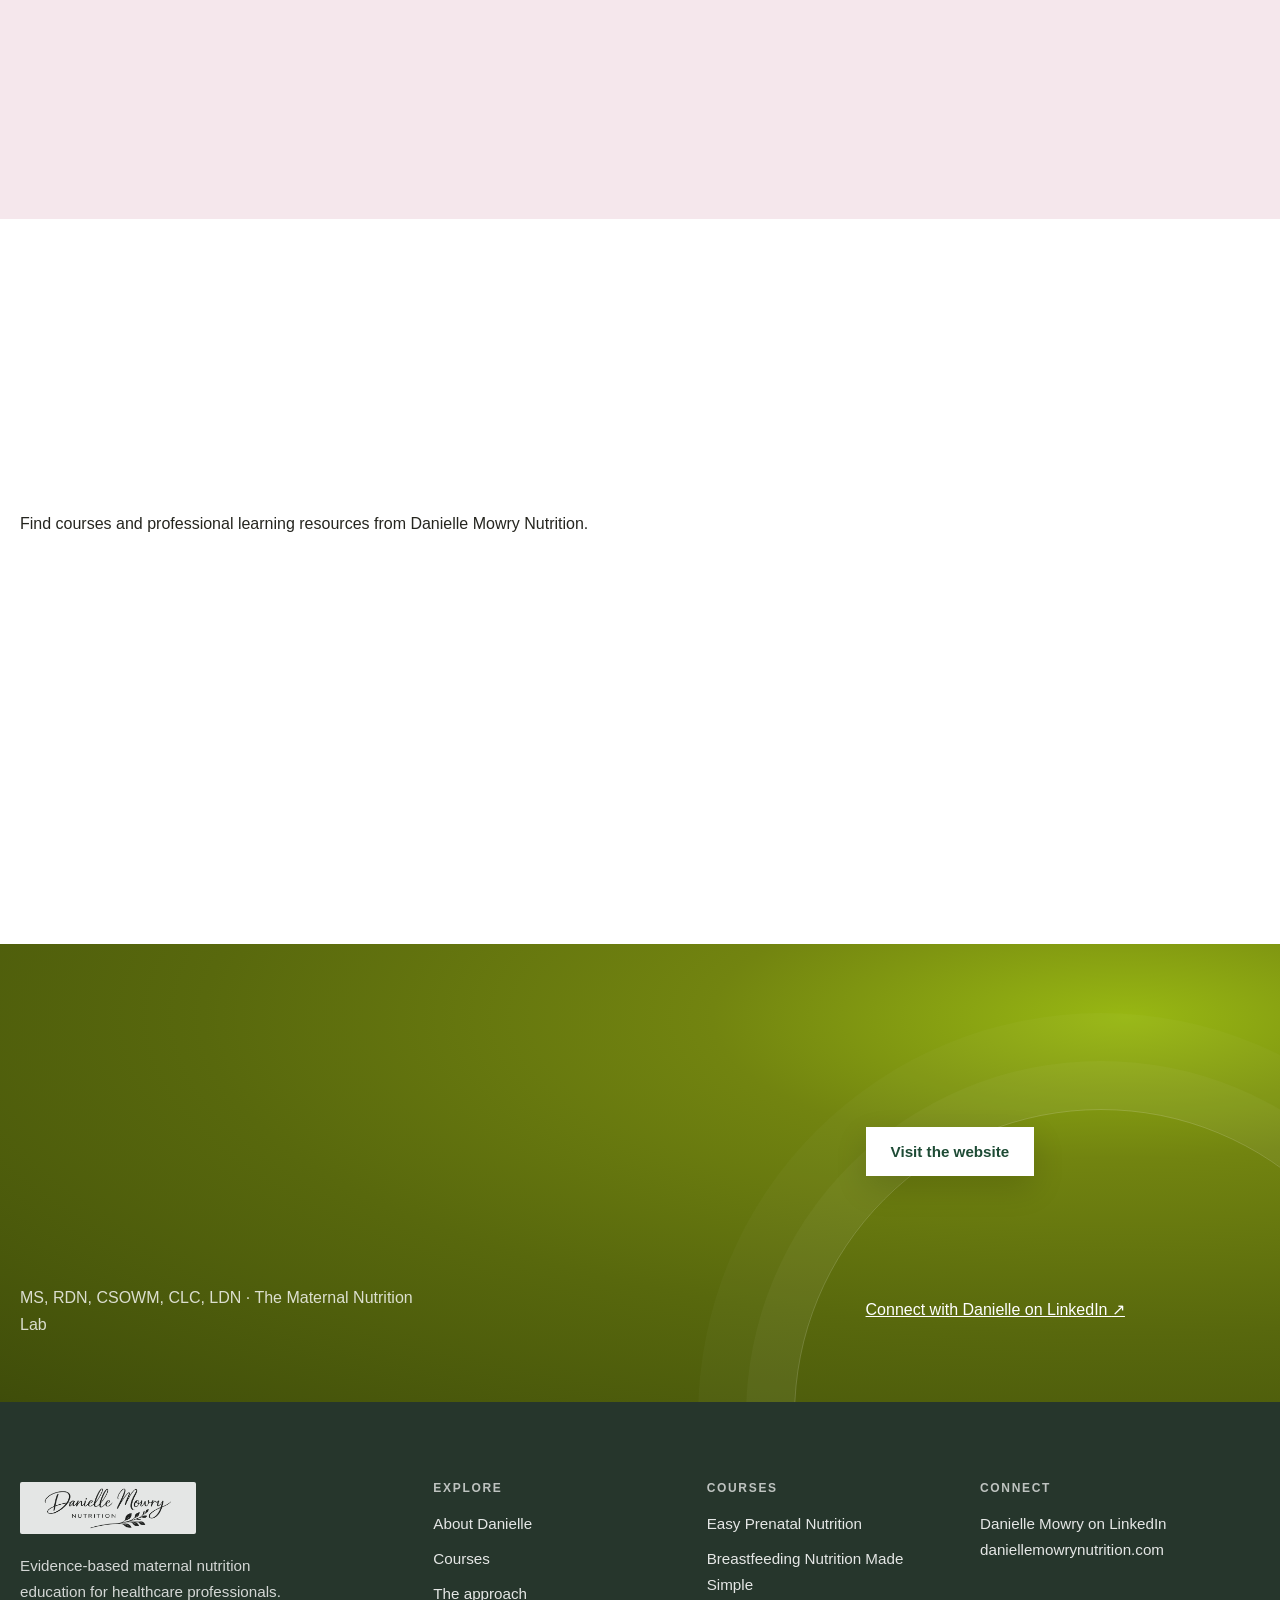
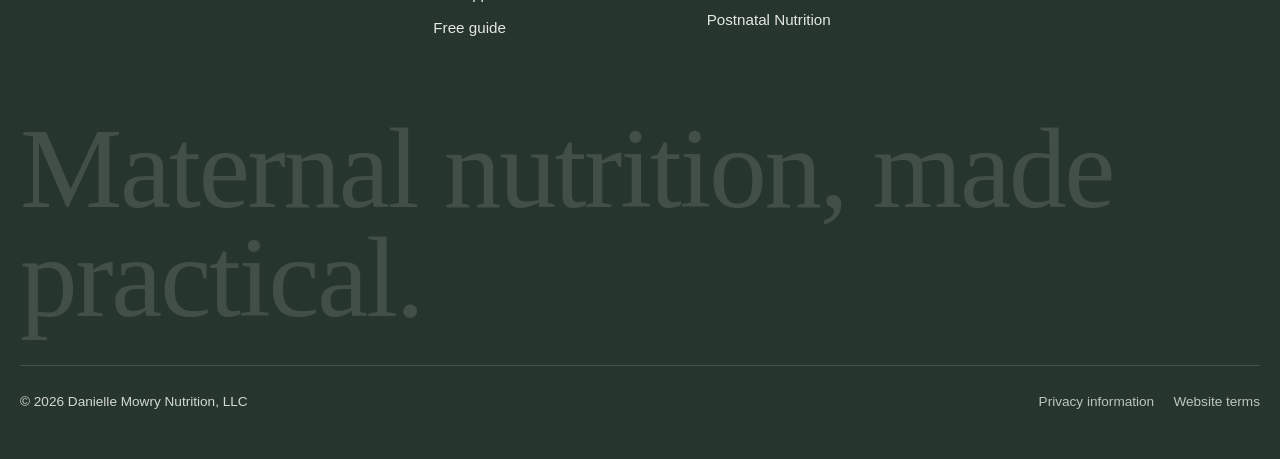
<file: contact.html>
<!DOCTYPE html><html lang="en"><head><meta charset="utf-8"><meta name="viewport" content="width=device-width, initial-scale=1"><meta http-equiv="refresh" content="0;url=index.html#contact"><title>Contact | Danielle Mowry Nutrition</title></head><body><a href="index.html">Continue to Danielle Mowry Nutrition</a></body></html>
</file>
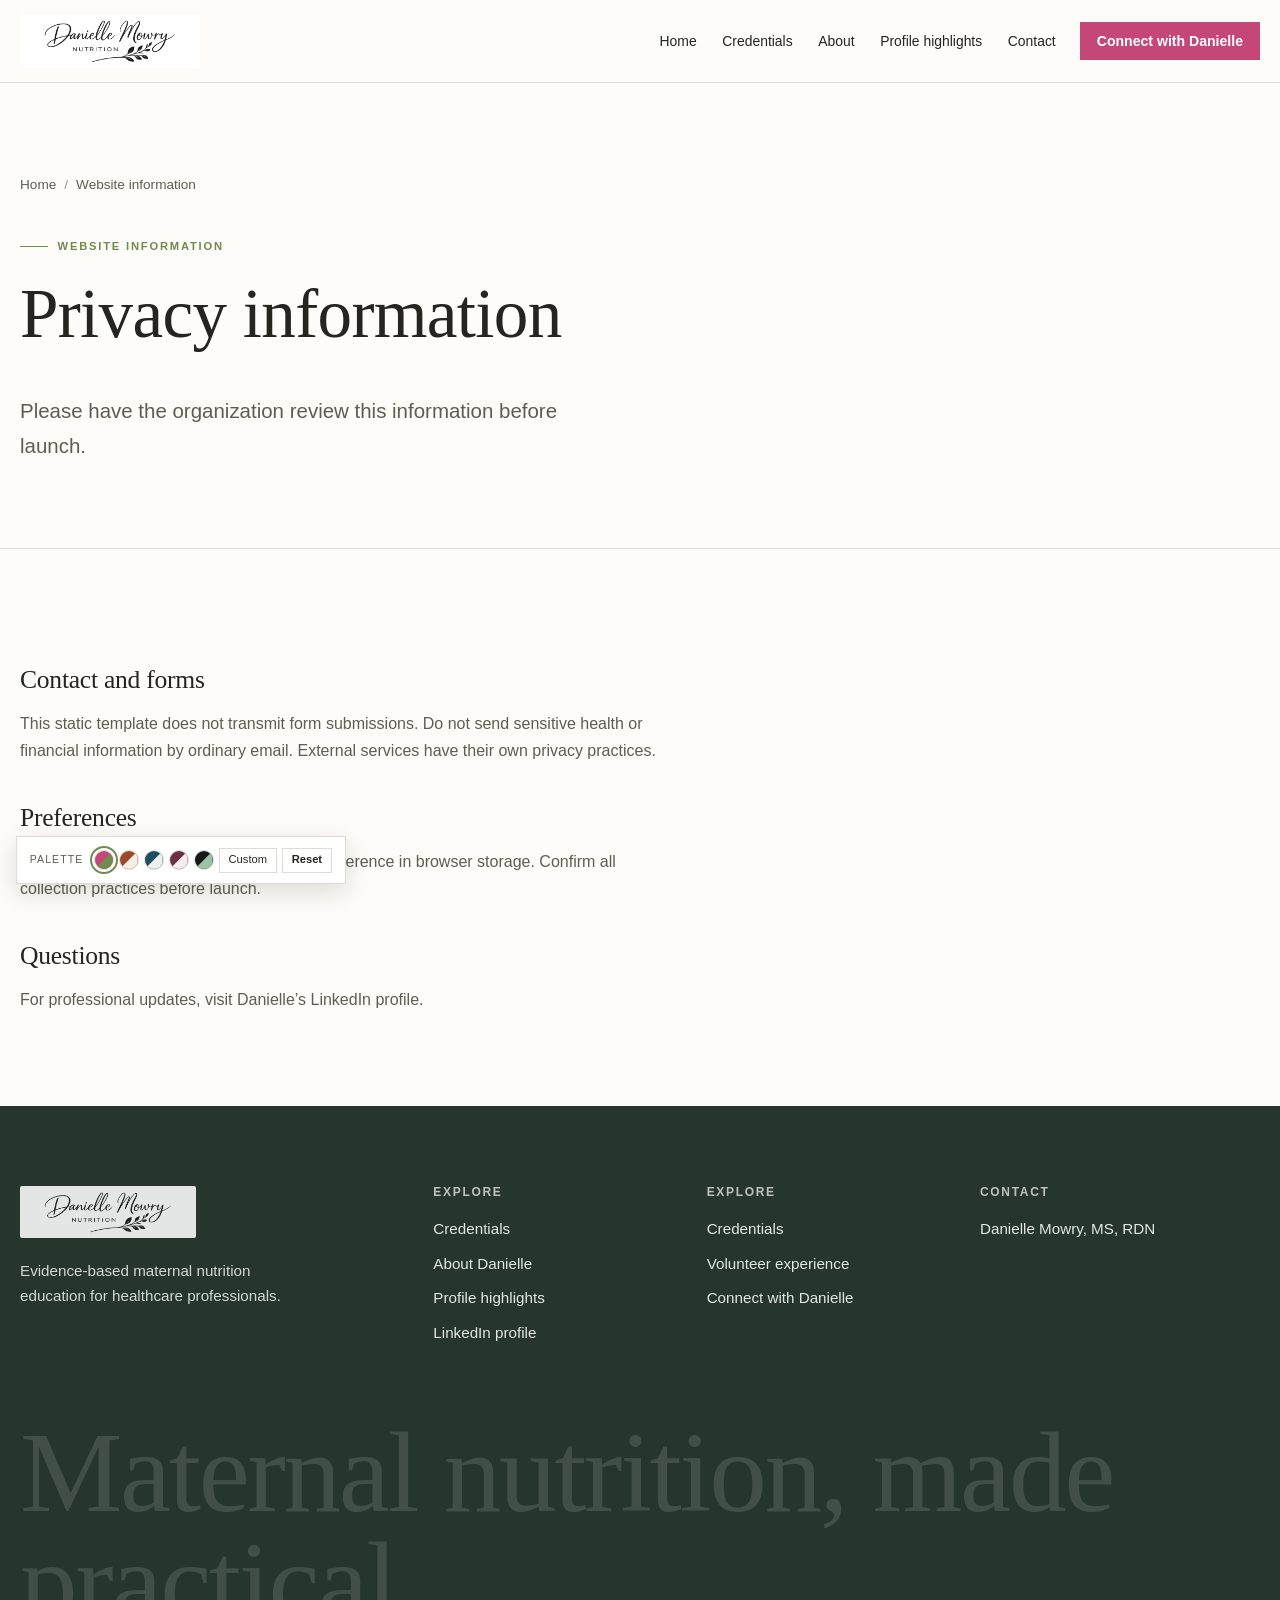
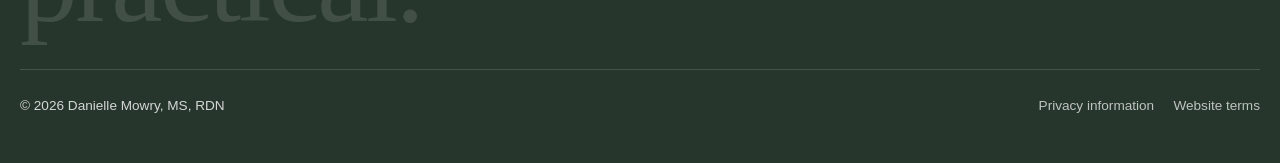
<file: privacy-policy.html>
<!DOCTYPE html><html lang="en" data-theme="sage"><head><meta charset="UTF-8"><meta name="viewport" content="width=device-width, initial-scale=1"><title>Privacy Information | Danielle Mowry, MS, RDN</title><meta name="description" content="Privacy information for the Danielle Mowry, MS, RDN website."><meta property="og:type" content="website"><meta property="og:site_name" content="Danielle Mowry, MS, RDN"><meta property="og:title" content="Privacy Information | Danielle Mowry, MS, RDN"><meta property="og:description" content="Privacy information for the Danielle Mowry, MS, RDN website."><meta property="og:image" content="assets/hero-herbal.jpg"><meta name="theme-color" content="#C44778"><link rel="icon" href="favicon.svg" type="image/svg+xml"><script src="theme-init.js"></script><link rel="preconnect" href="https://fonts.googleapis.com"><link rel="preconnect" href="https://fonts.gstatic.com" crossorigin><link rel="stylesheet" href="https://fonts.googleapis.com/css2?family=Instrument+Sans:wght@400;500;600&family=Newsreader:ital,opsz,wght@0,6..72,400;1,6..72,400&display=swap"><link rel="stylesheet" href="styles.css"><script type="application/ld+json">{"@context":"https://schema.org","@type":"WebPage","name":"Danielle Mowry, MS, RDN","url":"https://www.linkedin.com/in/danielle-mowry-ms-rdn-clc-csowm-ldn/"}</script></head><body class=""><a href="#main" class="skip-link">Skip to main content</a><header class="site-header"><div class="wrap header-inner"><a href="index.html" class="brand" aria-label="Danielle Mowry, MS, RDN, home"><img class="brand-logo" src="assets/danielle-mowry-nutrition-logo.png" alt="Danielle Mowry, MS, RDN"></a><nav class="main-nav" id="main-nav" aria-label="Primary"><ul class="nav-list"><li><a href="index.html">Home</a></li><li><a href="services.html">Credentials</a></li><li><a href="about.html">About</a></li><li><a href="resources.html">Profile highlights</a></li><li><a href="contact.html">Contact</a></li></ul><div class="mobile-only"><a href="https://www.linkedin.com/in/danielle-mowry-ms-rdn-clc-csowm-ldn/" class="btn">Connect with Danielle</a></div></nav><div class="header-tools"><a href="https://www.linkedin.com/in/danielle-mowry-ms-rdn-clc-csowm-ldn/" class="btn btn-sm header-cta">Connect with Danielle</a><button type="button" class="menu-toggle" aria-expanded="false" aria-controls="main-nav" aria-label="Open menu"><span></span></button></div></div></header><main id="main"><section class="page-hero"><div class="wrap"><nav class="crumbs"><ol><li><a href="index.html">Home</a></li><li>Website information</li></ol></nav><p class="kicker">Website information</p><h1 style="max-width:22ch">Privacy information</h1><p class="lead">Please have the organization review this information before launch.</p></div></section><section class="section-tight"><div class="wrap"><article class="legal"><h2>Contact and forms</h2><p>This static template does not transmit form submissions. Do not send sensitive health or financial information by ordinary email. External services have their own privacy practices.</p><h2>Preferences</h2><p>The theme control may store your display preference in browser storage. Confirm all collection practices before launch.</p><h2>Questions</h2><p>For professional updates, visit Danielle’s LinkedIn profile.</p></article></div></section></main><footer class="site-footer"><div class="wrap"><div class="footer-grid"><div><a href="index.html" class="brand" style="margin-bottom:1.2rem"><img class="brand-logo" src="assets/danielle-mowry-nutrition-logo.png" alt="Danielle Mowry, MS, RDN"></a><p style="max-width:34ch;opacity:.8">Evidence-based maternal nutrition education for healthcare professionals.</p></div><div><h2>Explore</h2><ul><li><a href="services.html">Credentials</a></li><li><a href="about.html">About Danielle</a></li><li><a href="resources.html">Profile highlights</a></li><li><a href="https://www.linkedin.com/in/danielle-mowry-ms-rdn-clc-csowm-ldn/">LinkedIn profile</a></li></ul></div><div><h2>Explore</h2><ul><li><a href="https://www.linkedin.com/in/danielle-mowry-ms-rdn-clc-csowm-ldn/">Credentials</a></li><li><a href="https://www.linkedin.com/in/danielle-mowry-ms-rdn-clc-csowm-ldn/">Volunteer experience</a></li><li><a href="https://www.linkedin.com/in/danielle-mowry-ms-rdn-clc-csowm-ldn/">Connect with Danielle</a></li></ul></div><div><h2>Contact</h2><address style="font-style:normal"><a href="https://www.linkedin.com/in/danielle-mowry-ms-rdn-clc-csowm-ldn/">Danielle Mowry, MS, RDN</a></address></div></div><p class="footer-word" aria-hidden="true">Maternal nutrition, made practical.</p><div class="footer-bottom"><p>&copy; <span data-year>2026</span> Danielle Mowry, MS, RDN</p><nav aria-label="Legal"><a href="privacy-policy.html">Privacy information</a><a href="terms.html">Website terms</a></nav></div></div></footer><div class="palette palette-dock" role="group" aria-label="Colour palette">
  <span class="palette-label">Palette</span>
  <div class="palette-swatches">
    <button type="button" class="swatch" data-set-theme="sage" aria-pressed="true" aria-label="Sage palette" title="Sage"></button>
    <button type="button" class="swatch" data-set-theme="clay" aria-pressed="false" aria-label="Clay palette" title="Clay"></button>
    <button type="button" class="swatch" data-set-theme="harbor" aria-pressed="false" aria-label="Harbor palette" title="Harbor"></button>
    <button type="button" class="swatch" data-set-theme="plum" aria-pressed="false" aria-label="Plum palette" title="Plum"></button>
    <button type="button" class="swatch" data-set-theme="night" aria-pressed="false" aria-label="Night palette" title="Night"></button>
    <button type="button" class="palette-custom-toggle" aria-expanded="false">Custom</button>
    <button type="button" class="palette-reset-default" data-reset-default-palette aria-label="Reset palette to default colors" title="Reset to default colors">Reset</button>
  </div>
  <div class="palette-custom-controls" hidden>
    <p class="palette-custom-title">Make your own palette</p>
    <label>Page background <input type="color" data-custom-color="bg" value="#FAFAF7"></label>
    <label>Text <input type="color" data-custom-color="ink" value="#000000"></label>
    <label>Accent <input type="color" data-custom-color="accent" value="#97798E"></label>
    <div class="palette-custom-actions"><button type="button" class="palette-apply" data-apply-custom-palette>Apply colors</button><button type="button" class="palette-reset" data-reset-custom-palette>Reset</button></div>
    <p class="palette-custom-help">For clear contrast, pair a light page with dark text or a dark page with light text.</p>
    <p class="palette-custom-status" role="status" aria-live="polite"></p>
  </div>
</div><script src="script.js" defer></script></body></html>
</file>
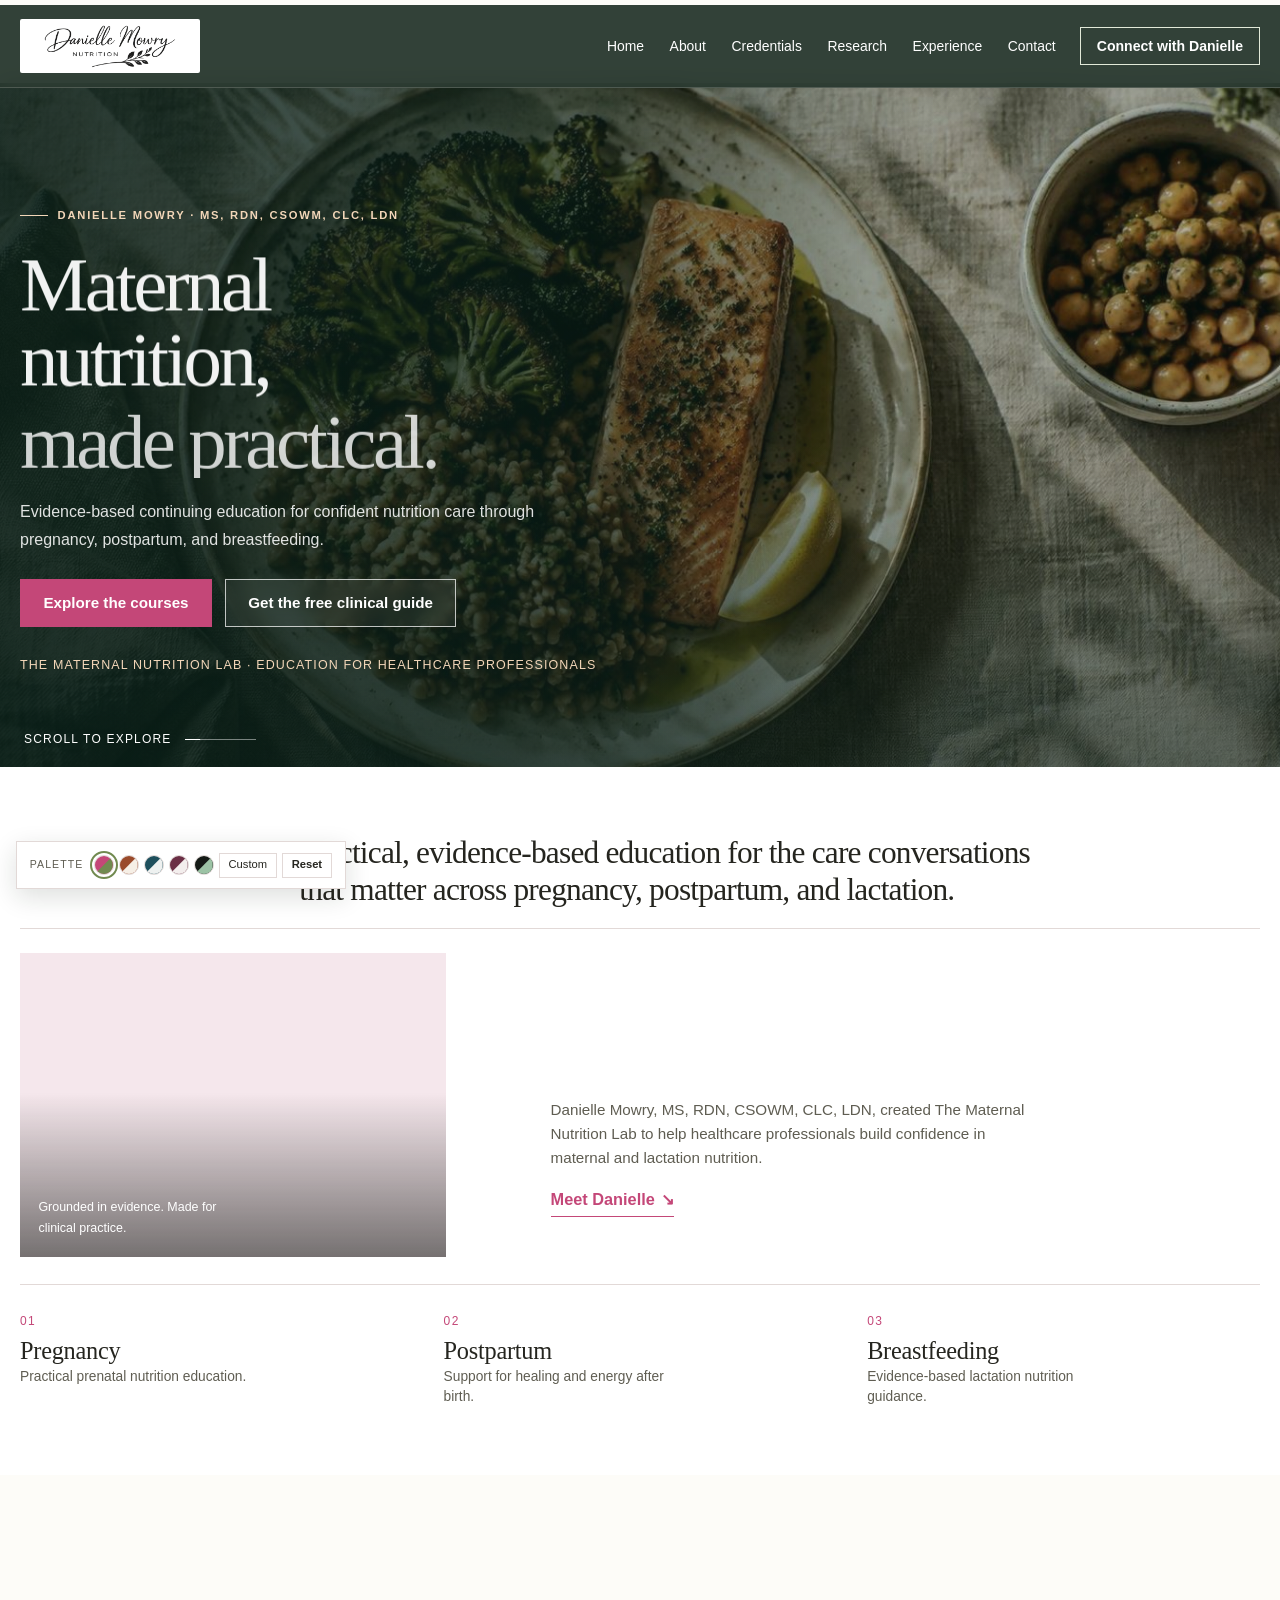
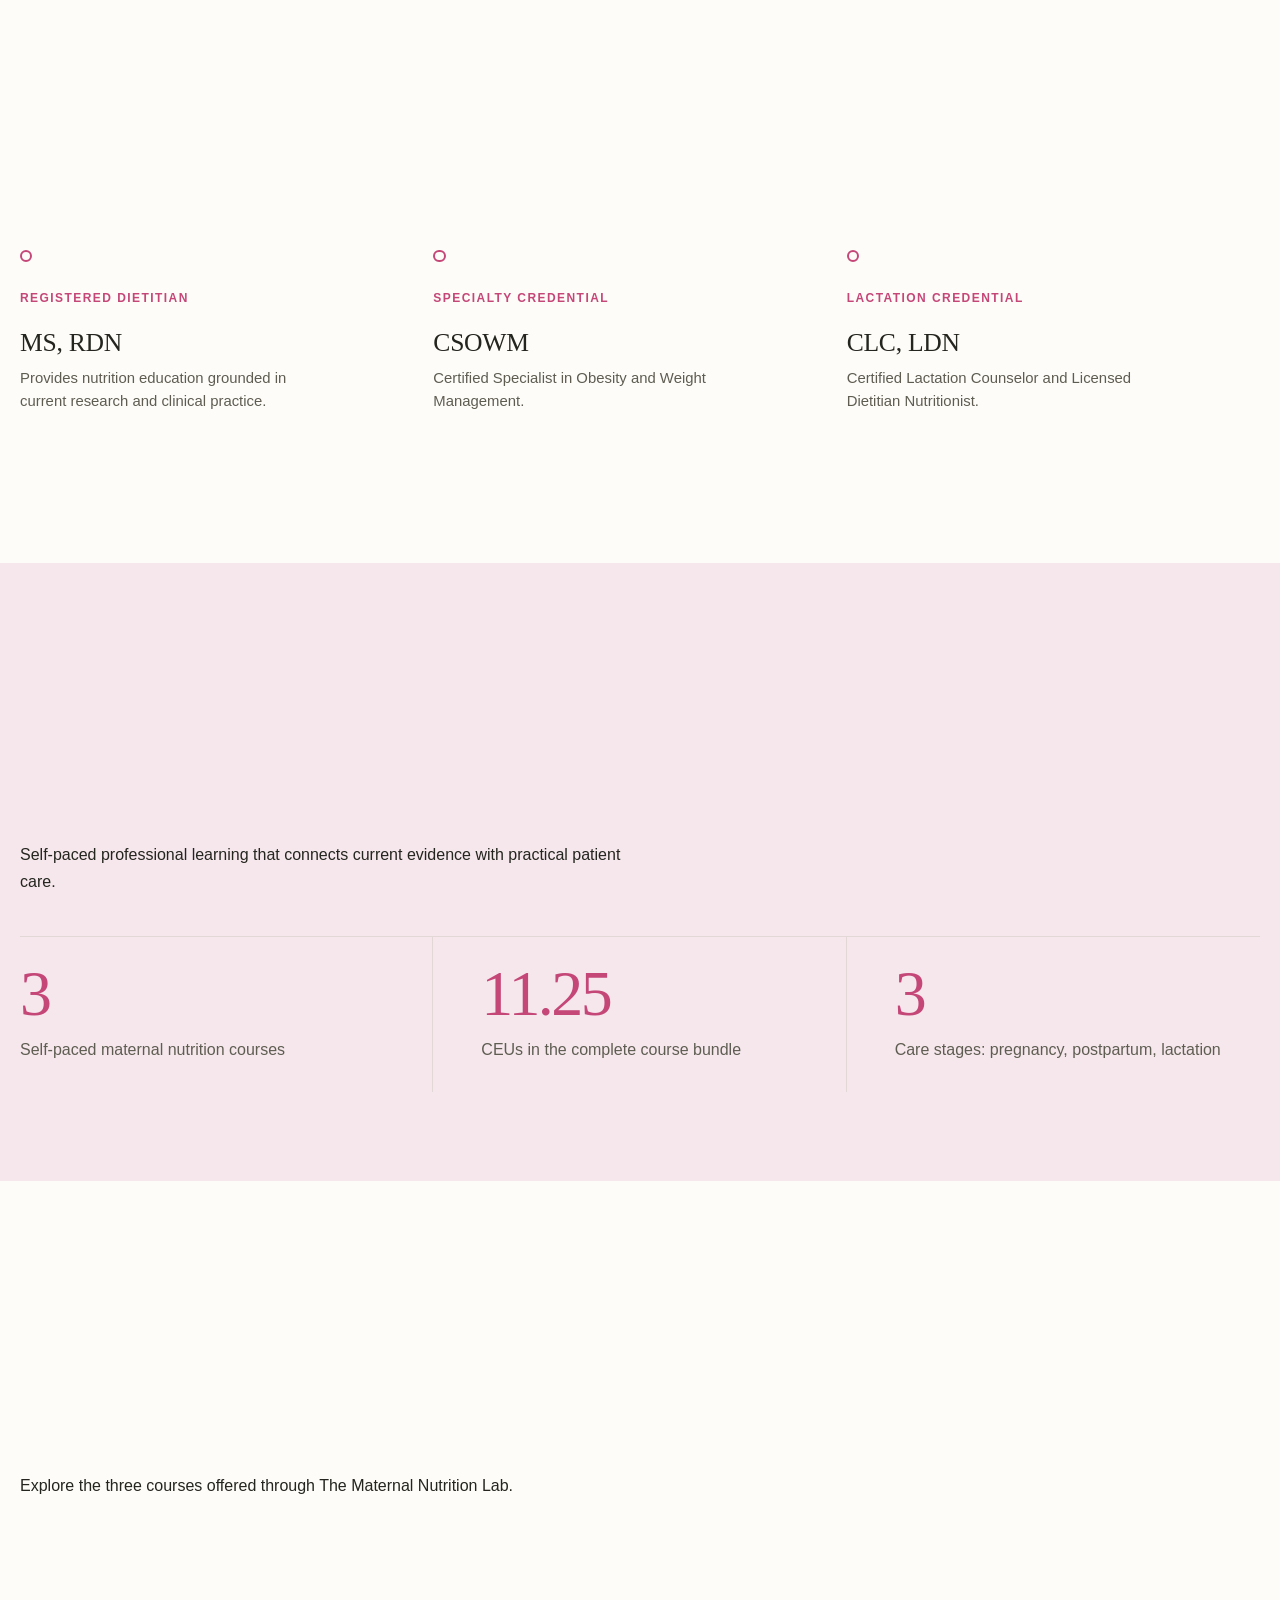
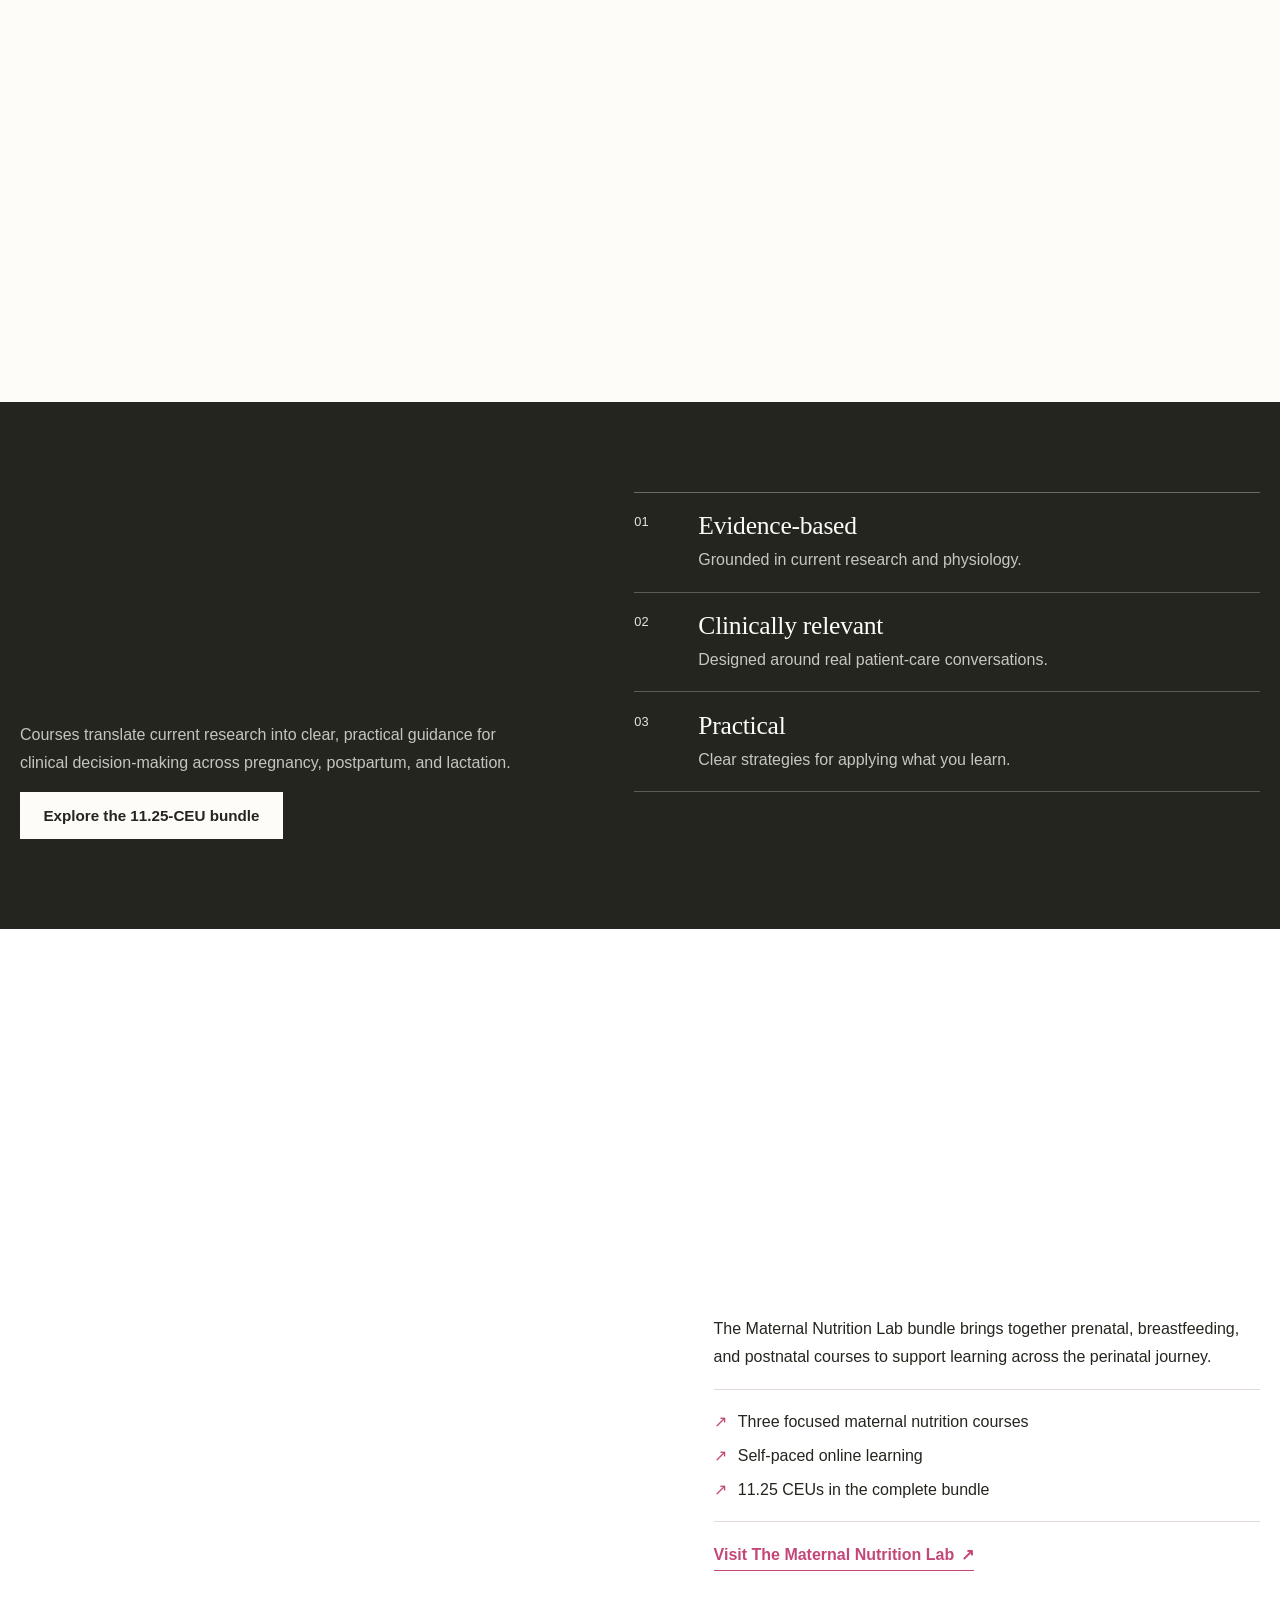
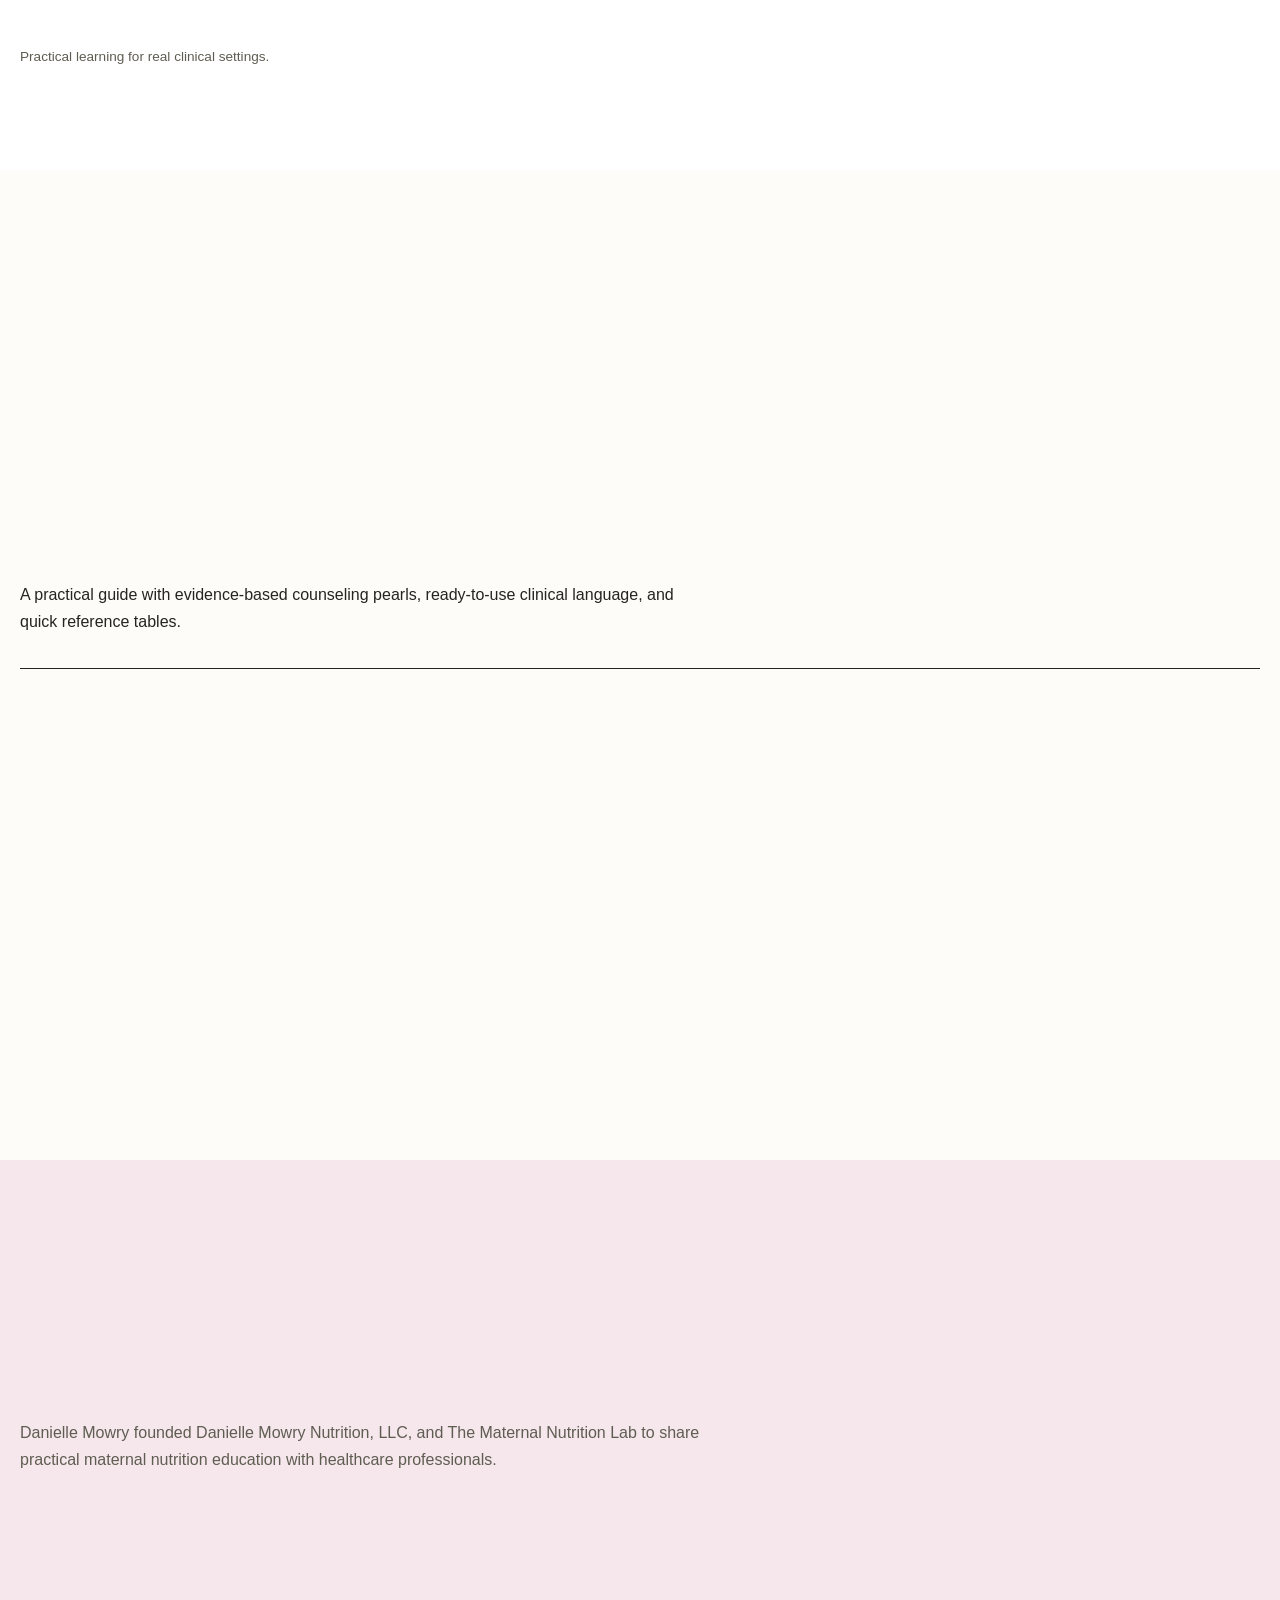
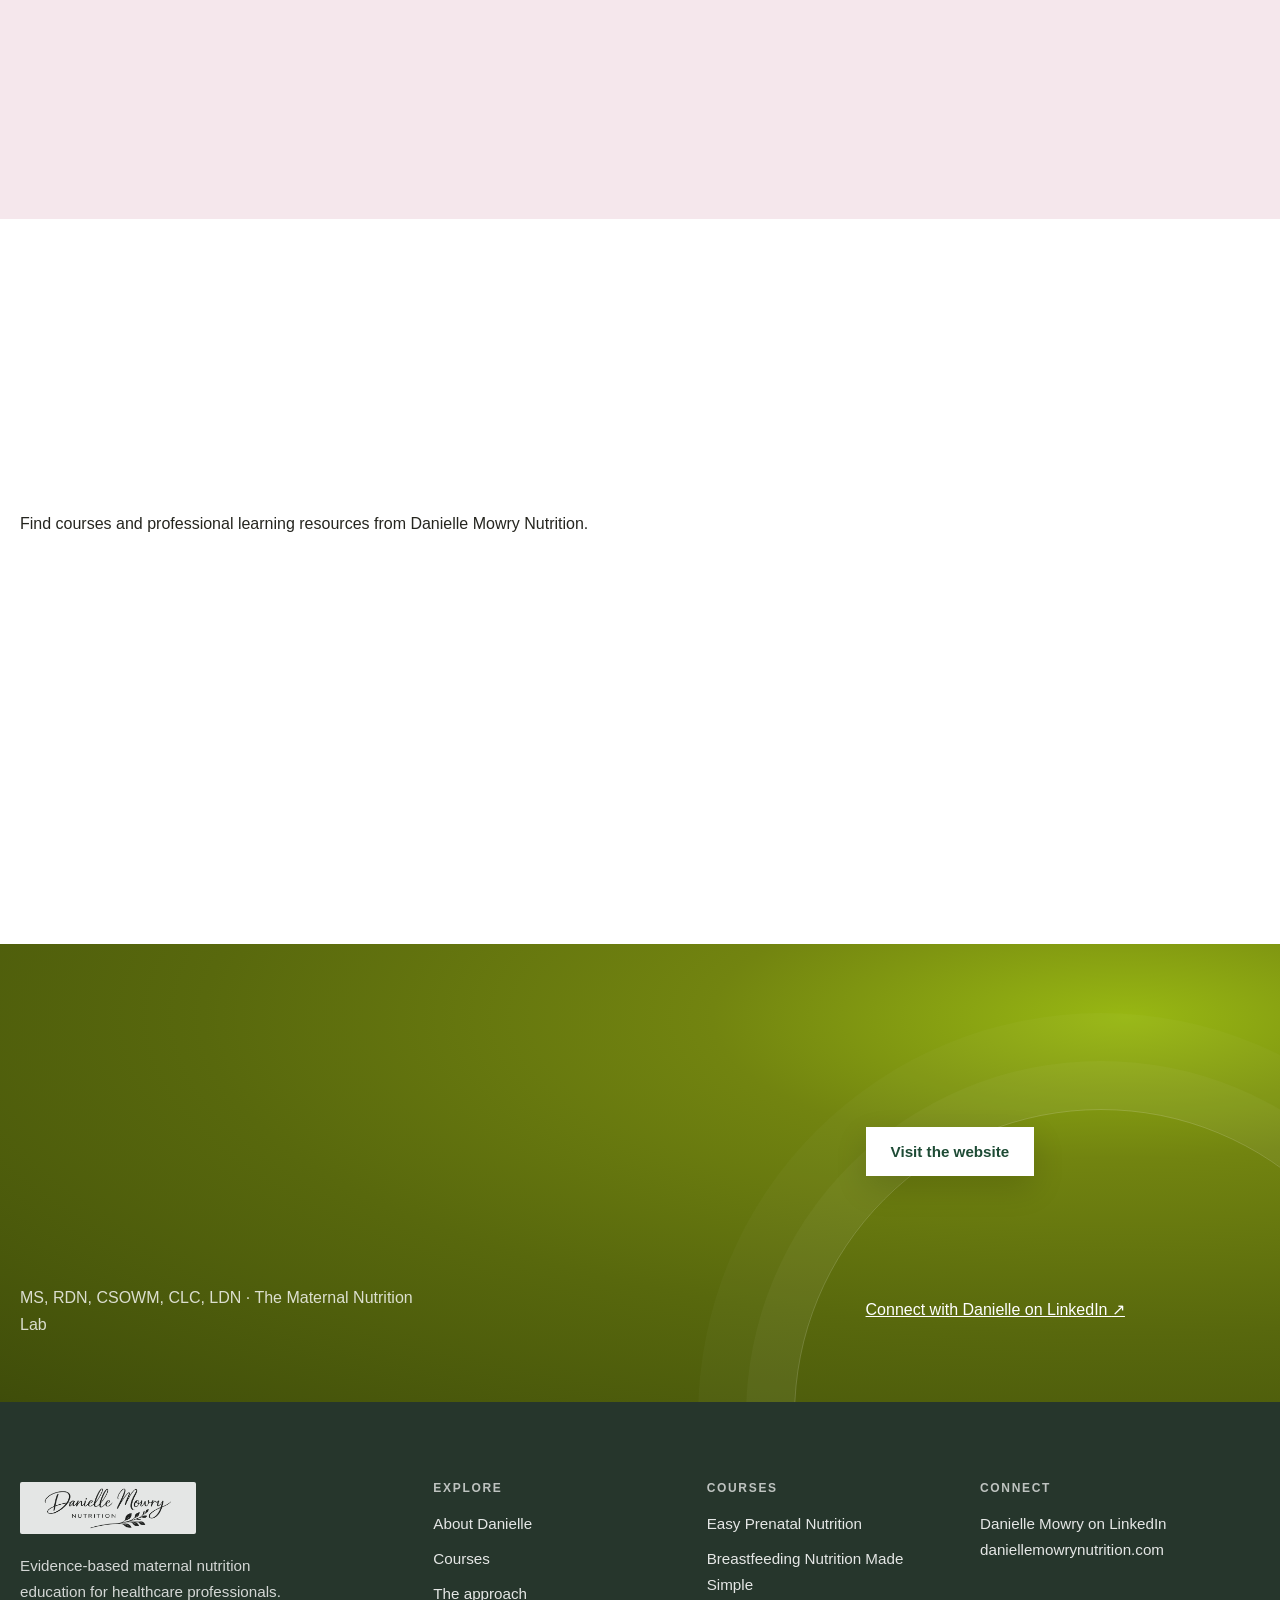
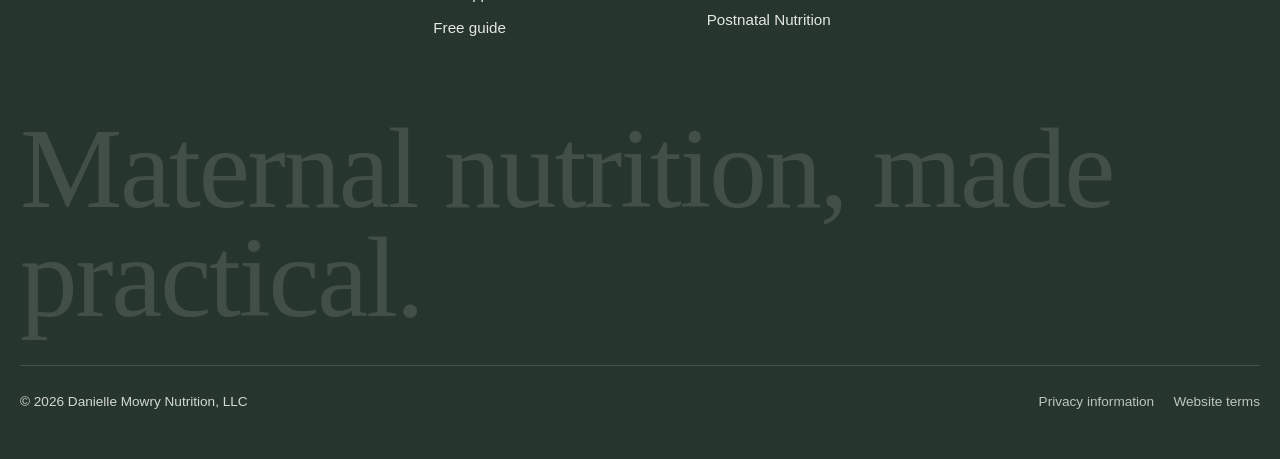
<file: resources.html>
<!DOCTYPE html><html lang="en"><head><meta charset="utf-8"><meta name="viewport" content="width=device-width, initial-scale=1"><meta http-equiv="refresh" content="0;url=index.html#resources"><title>Resources | Maternal Nutrition Lab</title></head><body><a href="index.html">Continue to Danielle Mowry Nutrition</a></body></html>
</file>
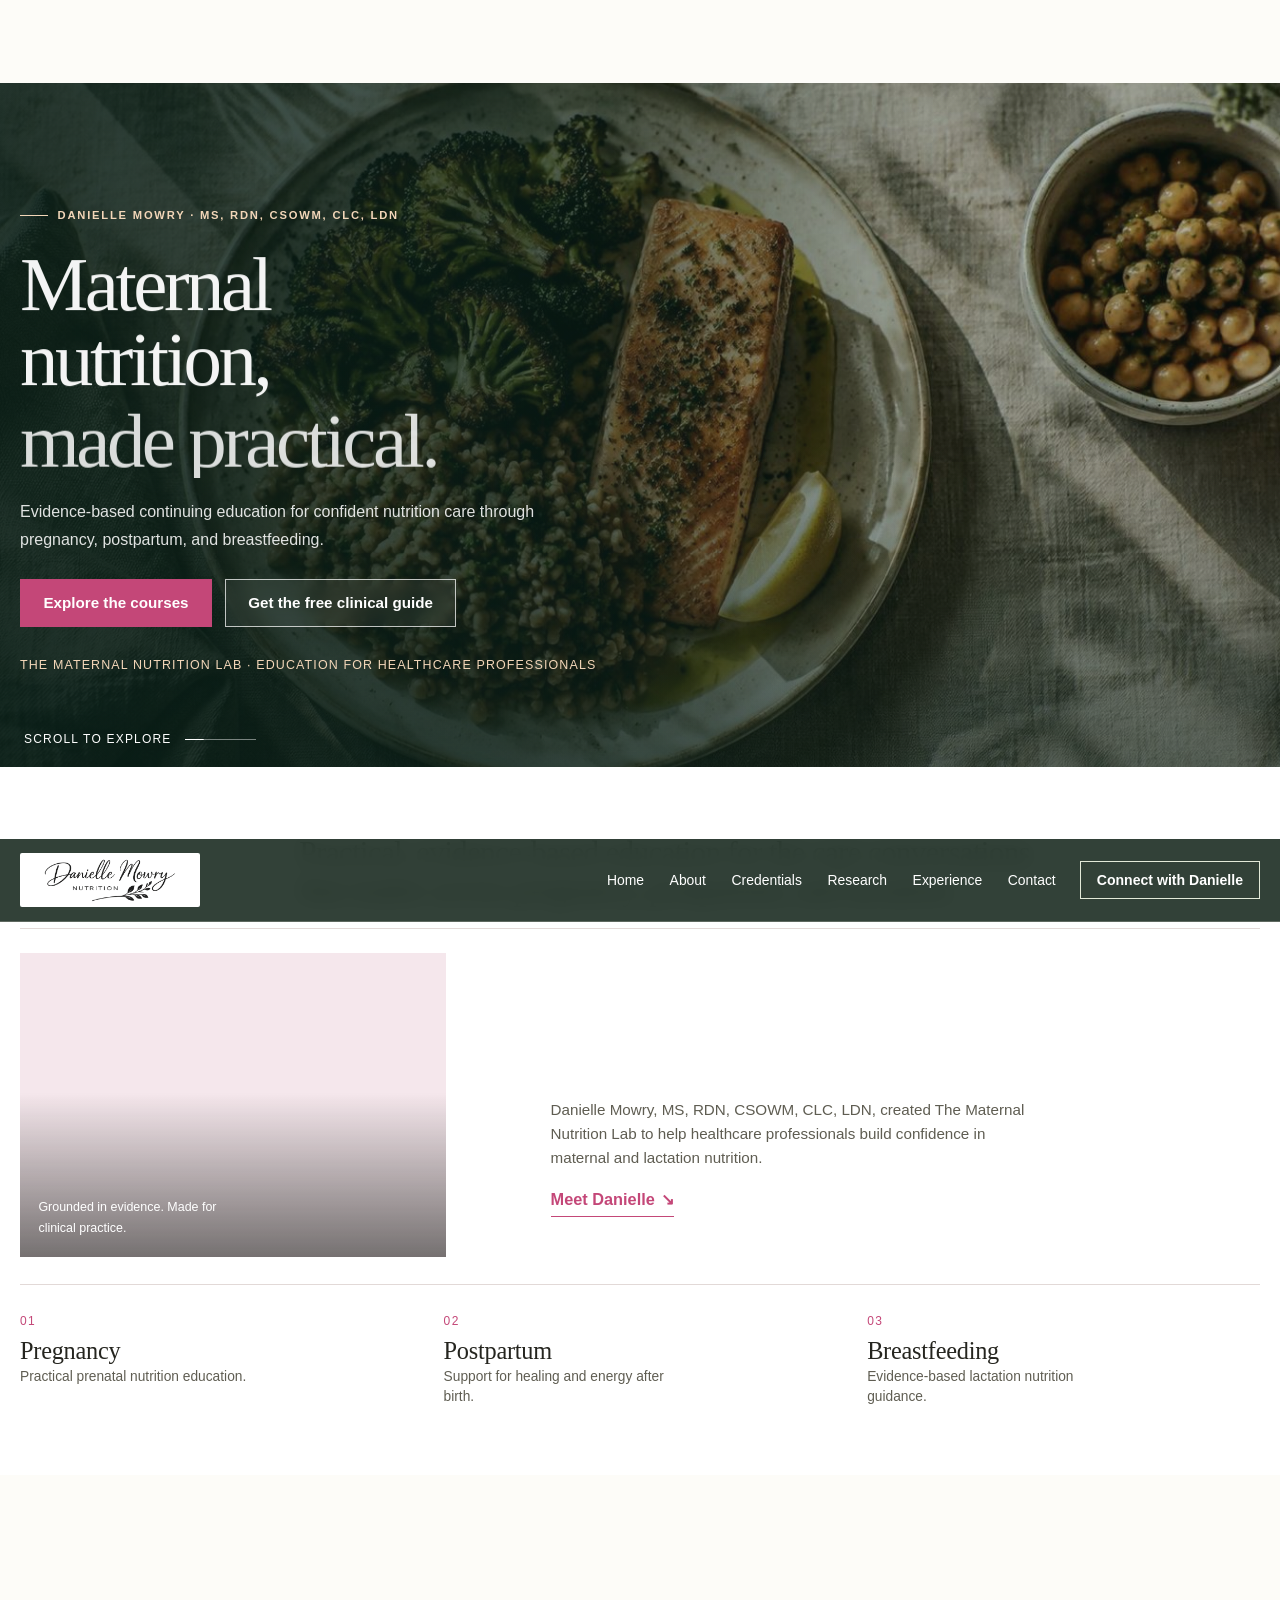
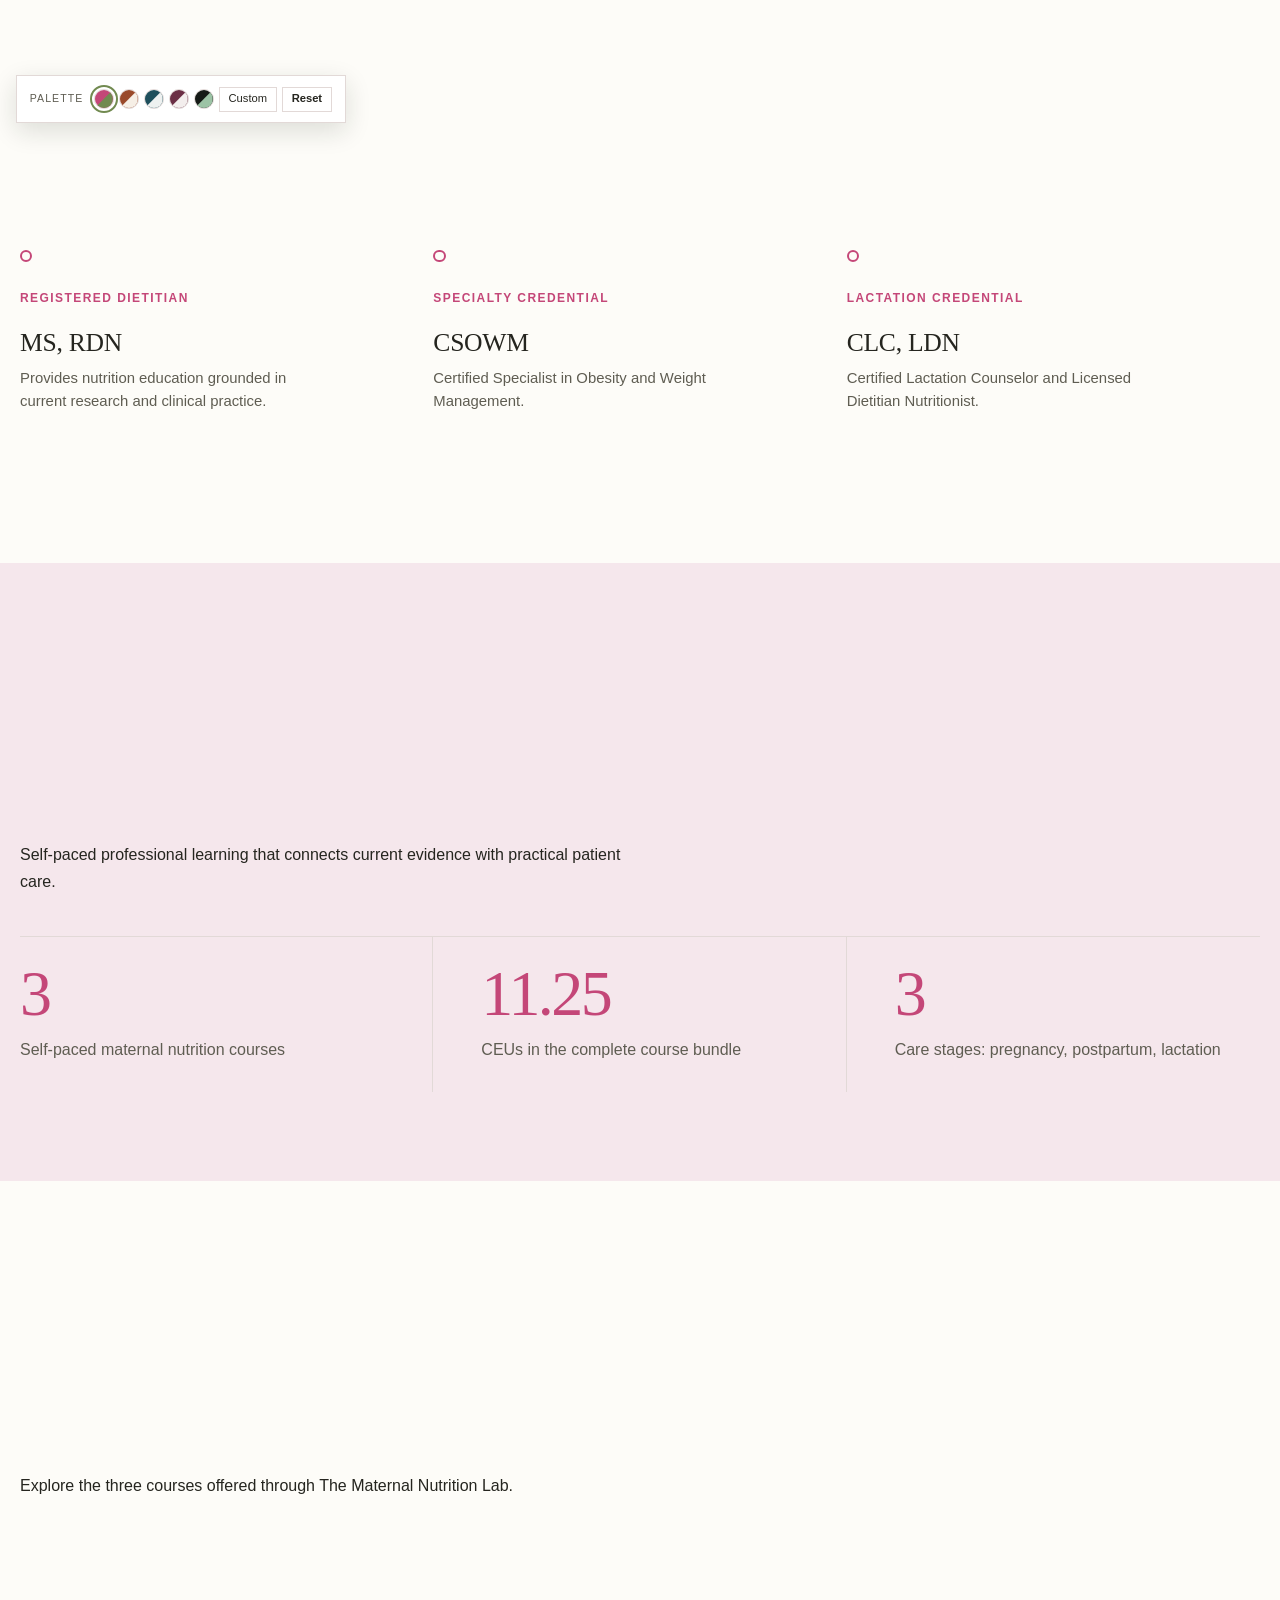
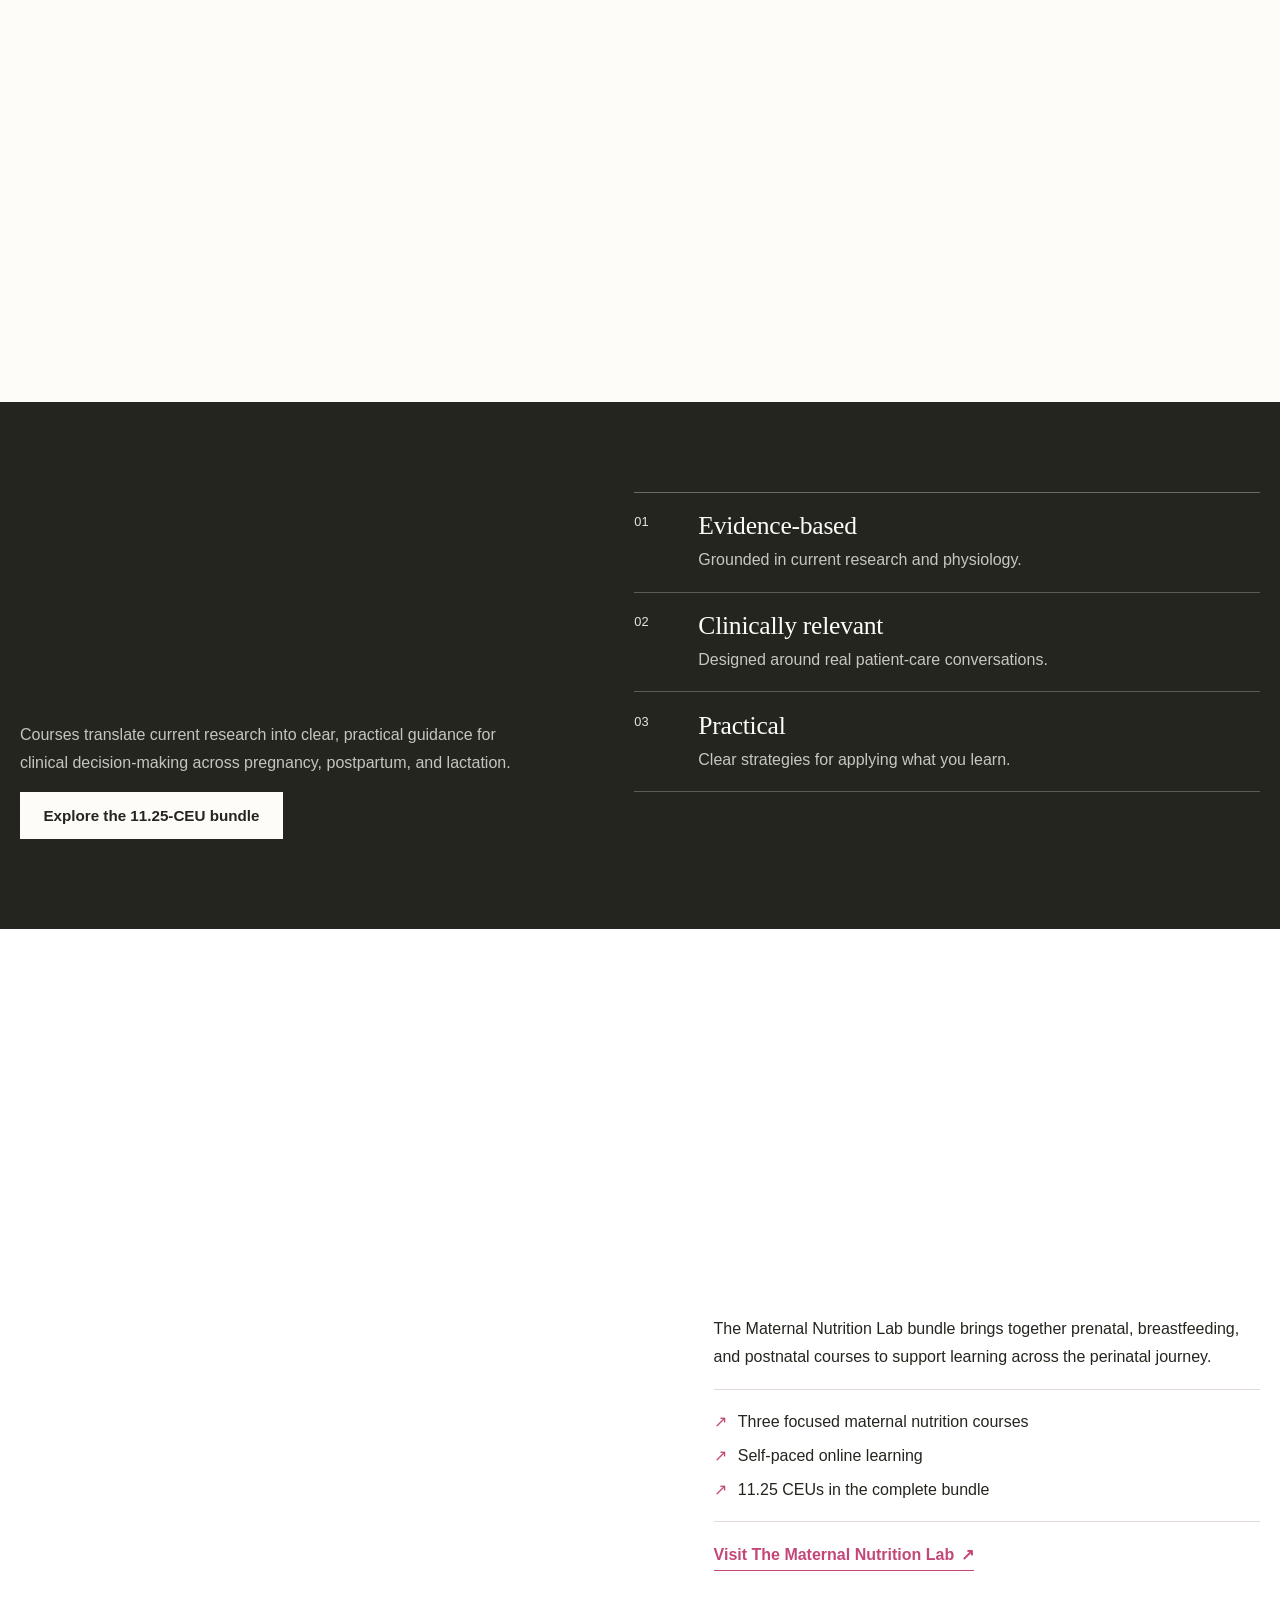
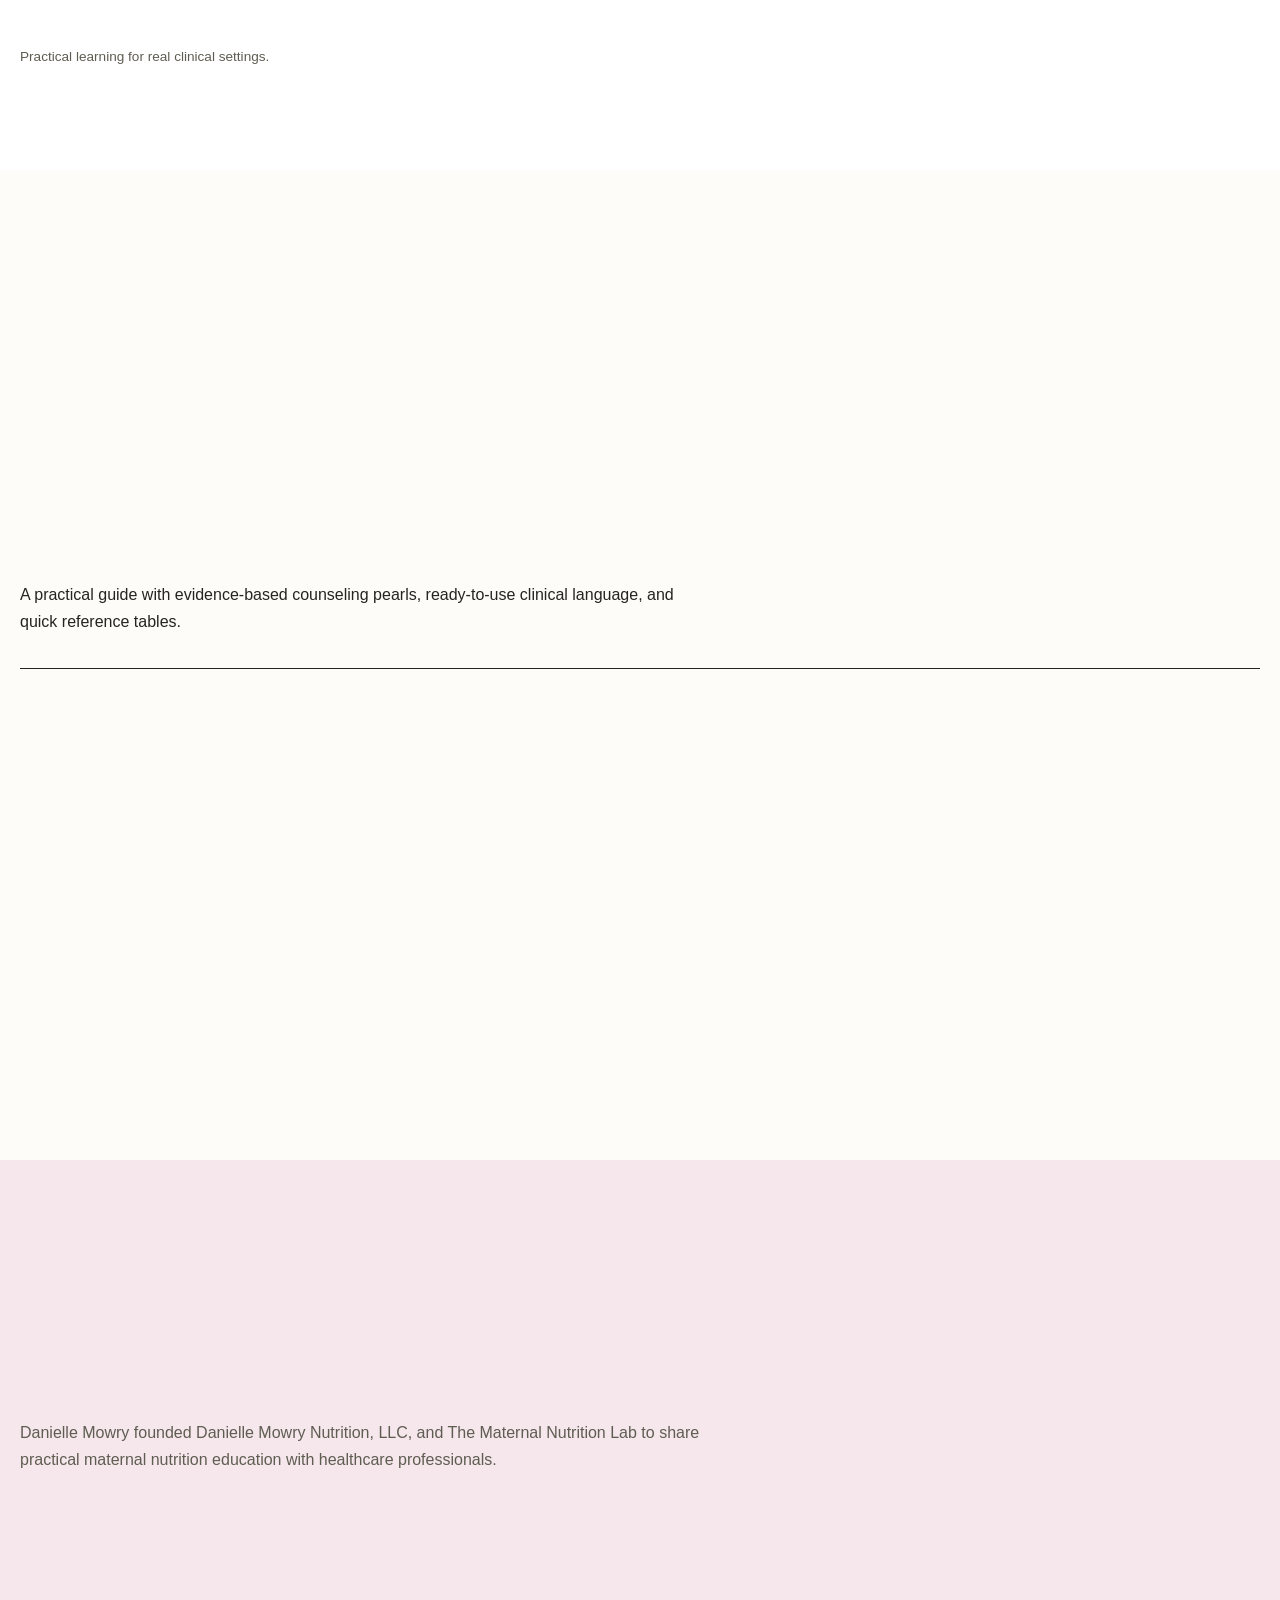
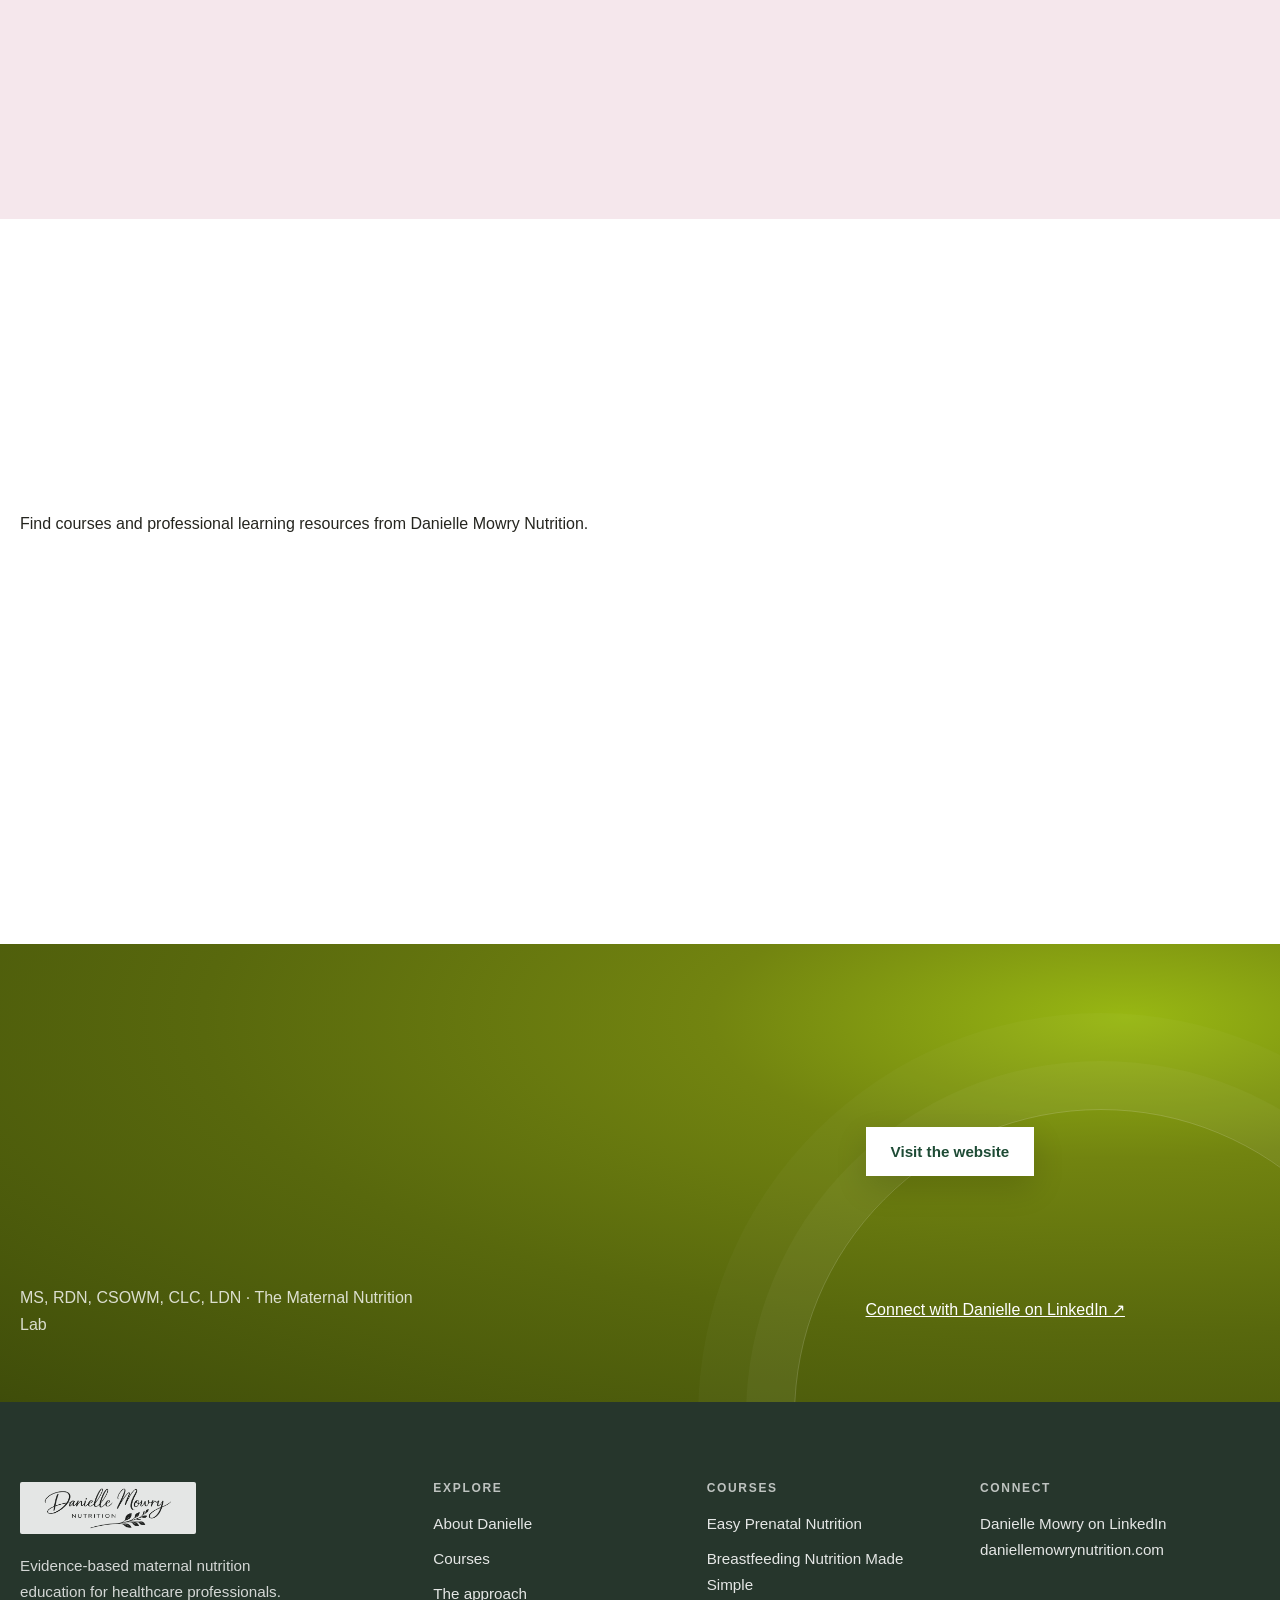
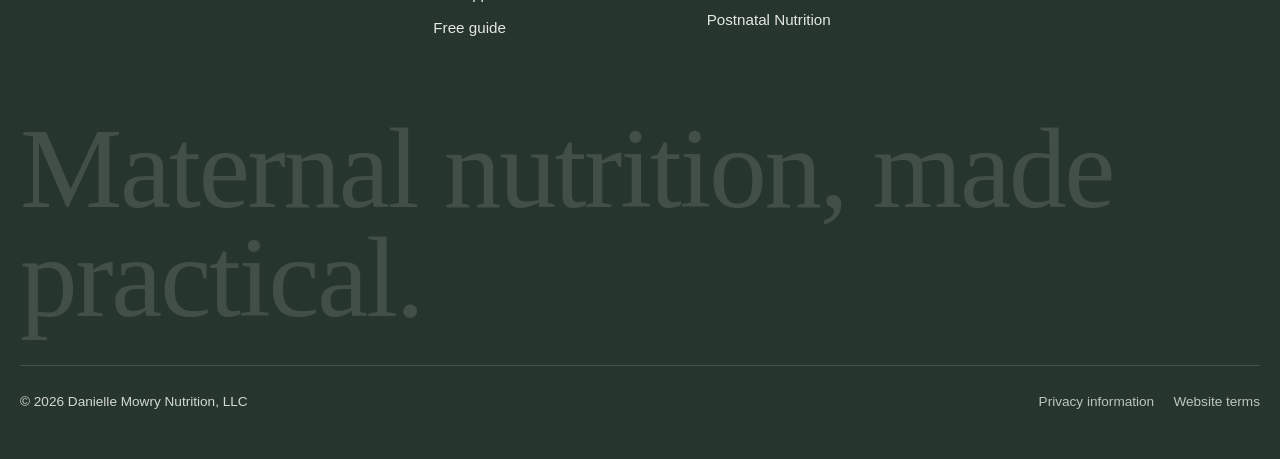
<file: services.html>
<!DOCTYPE html><html lang="en"><head><meta charset="utf-8"><meta name="viewport" content="width=device-width, initial-scale=1"><meta http-equiv="refresh" content="0;url=index.html#programs"><title>Courses | Maternal Nutrition Lab</title></head><body><a href="index.html">Continue to Danielle Mowry Nutrition</a></body></html>
</file>
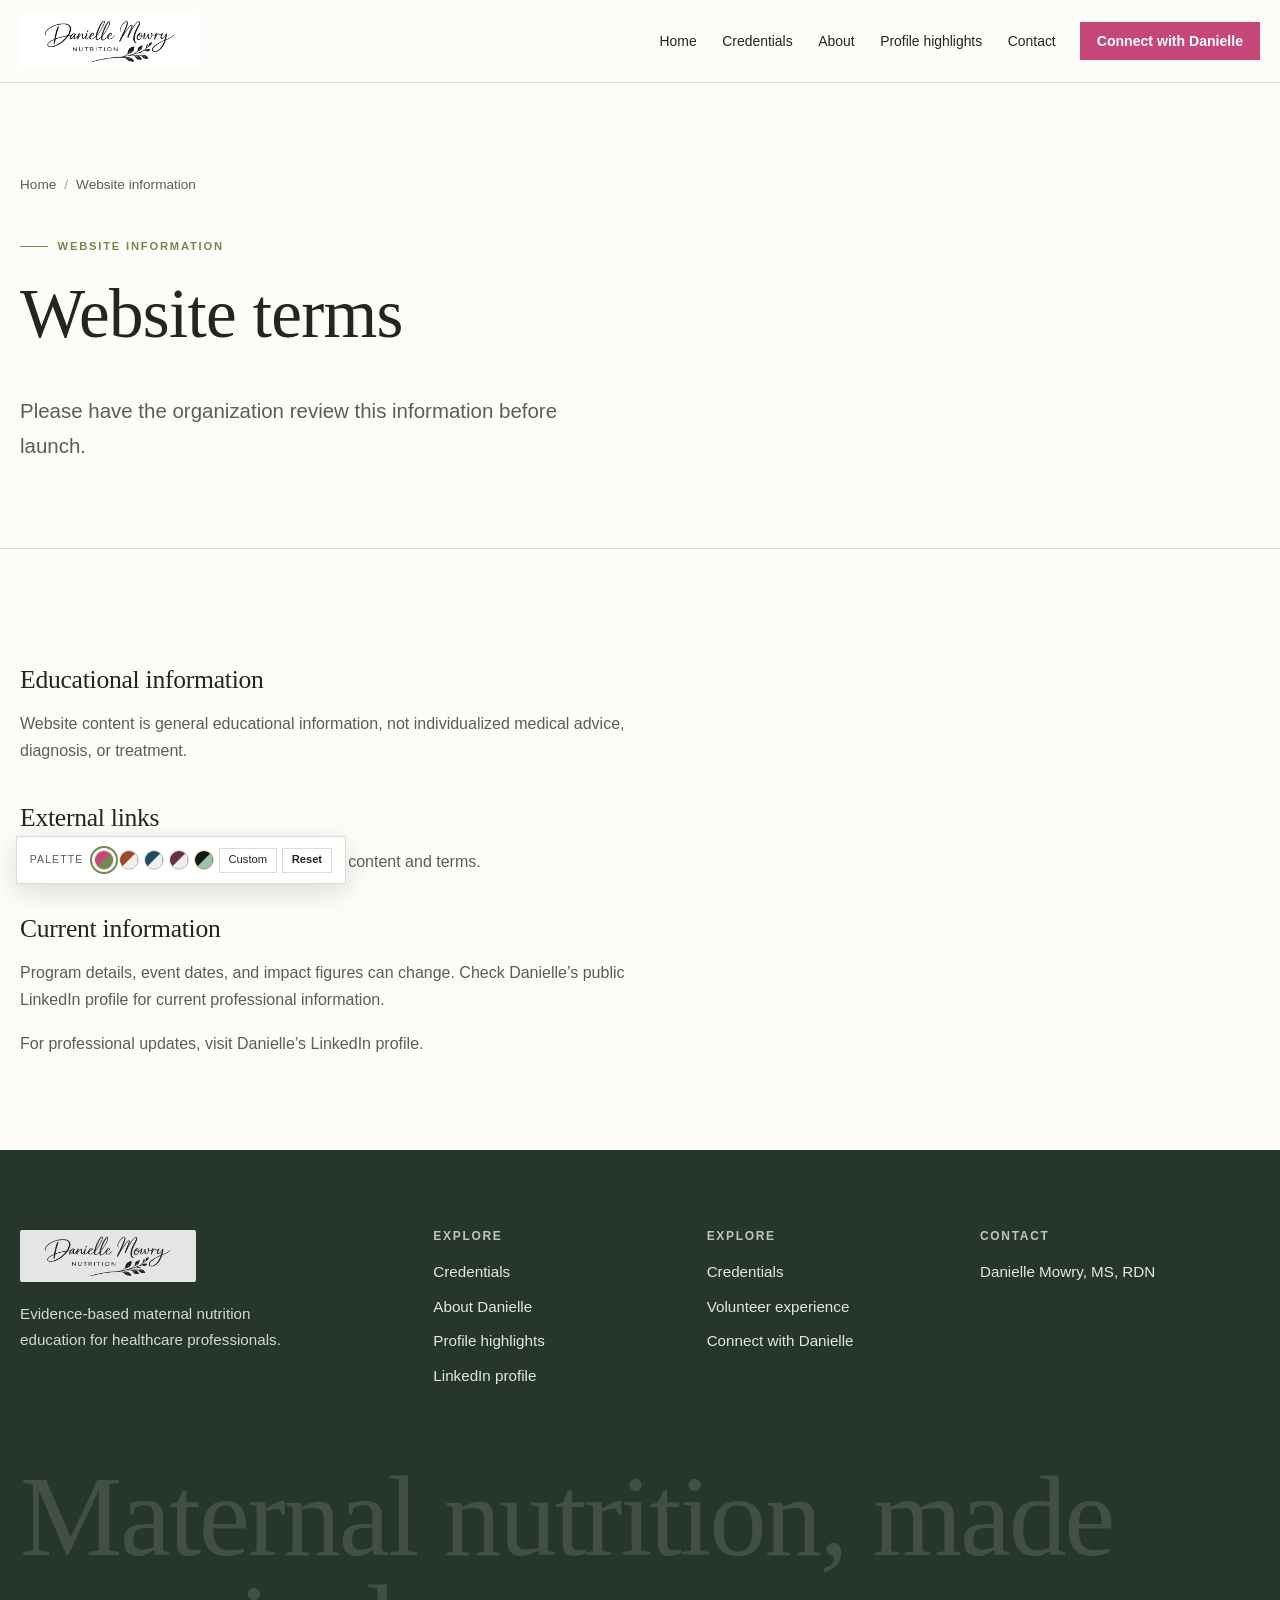
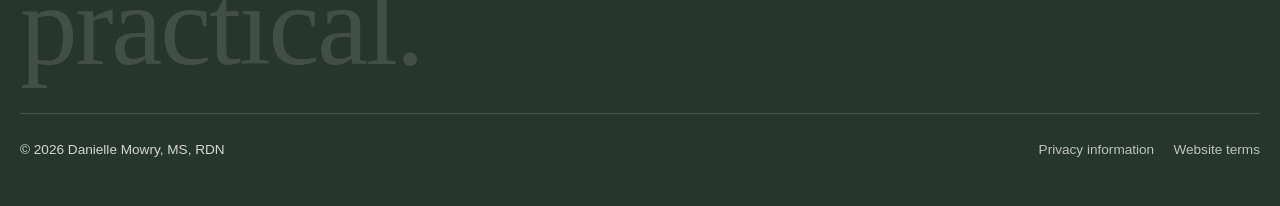
<file: terms.html>
<!DOCTYPE html><html lang="en" data-theme="sage"><head><meta charset="UTF-8"><meta name="viewport" content="width=device-width, initial-scale=1"><title>Website Terms | Danielle Mowry, MS, RDN</title><meta name="description" content="General terms and educational content information for the Danielle Mowry, MS, RDN website."><meta property="og:type" content="website"><meta property="og:site_name" content="Danielle Mowry, MS, RDN"><meta property="og:title" content="Website Terms | Danielle Mowry, MS, RDN"><meta property="og:description" content="General terms and educational content information for the Danielle Mowry, MS, RDN website."><meta property="og:image" content="assets/hero-herbal.jpg"><meta name="theme-color" content="#C44778"><link rel="icon" href="favicon.svg" type="image/svg+xml"><script src="theme-init.js"></script><link rel="preconnect" href="https://fonts.googleapis.com"><link rel="preconnect" href="https://fonts.gstatic.com" crossorigin><link rel="stylesheet" href="https://fonts.googleapis.com/css2?family=Instrument+Sans:wght@400;500;600&family=Newsreader:ital,opsz,wght@0,6..72,400;1,6..72,400&display=swap"><link rel="stylesheet" href="styles.css"><script type="application/ld+json">{"@context":"https://schema.org","@type":"WebPage","name":"Danielle Mowry, MS, RDN","url":"https://www.linkedin.com/in/danielle-mowry-ms-rdn-clc-csowm-ldn/"}</script></head><body class=""><a href="#main" class="skip-link">Skip to main content</a><header class="site-header"><div class="wrap header-inner"><a href="index.html" class="brand" aria-label="Danielle Mowry, MS, RDN, home"><img class="brand-logo" src="assets/danielle-mowry-nutrition-logo.png" alt="Danielle Mowry, MS, RDN"></a><nav class="main-nav" id="main-nav" aria-label="Primary"><ul class="nav-list"><li><a href="index.html">Home</a></li><li><a href="services.html">Credentials</a></li><li><a href="about.html">About</a></li><li><a href="resources.html">Profile highlights</a></li><li><a href="contact.html">Contact</a></li></ul><div class="mobile-only"><a href="https://www.linkedin.com/in/danielle-mowry-ms-rdn-clc-csowm-ldn/" class="btn">Connect with Danielle</a></div></nav><div class="header-tools"><a href="https://www.linkedin.com/in/danielle-mowry-ms-rdn-clc-csowm-ldn/" class="btn btn-sm header-cta">Connect with Danielle</a><button type="button" class="menu-toggle" aria-expanded="false" aria-controls="main-nav" aria-label="Open menu"><span></span></button></div></div></header><main id="main"><section class="page-hero"><div class="wrap"><nav class="crumbs"><ol><li><a href="index.html">Home</a></li><li>Website information</li></ol></nav><p class="kicker">Website information</p><h1 style="max-width:22ch">Website terms</h1><p class="lead">Please have the organization review this information before launch.</p></div></section><section class="section-tight"><div class="wrap"><article class="legal"><h2>Educational information</h2><p>Website content is general educational information, not individualized medical advice, diagnosis, or treatment.</p><h2>External links</h2><p>Linked services and pages maintain their own content and terms.</p><h2>Current information</h2><p>Program details, event dates, and impact figures can change. Check Danielle’s public LinkedIn profile for current professional information.</p><p>For professional updates, visit Danielle’s LinkedIn profile.</p></article></div></section></main><footer class="site-footer"><div class="wrap"><div class="footer-grid"><div><a href="index.html" class="brand" style="margin-bottom:1.2rem"><img class="brand-logo" src="assets/danielle-mowry-nutrition-logo.png" alt="Danielle Mowry, MS, RDN"></a><p style="max-width:34ch;opacity:.8">Evidence-based maternal nutrition education for healthcare professionals.</p></div><div><h2>Explore</h2><ul><li><a href="services.html">Credentials</a></li><li><a href="about.html">About Danielle</a></li><li><a href="resources.html">Profile highlights</a></li><li><a href="https://www.linkedin.com/in/danielle-mowry-ms-rdn-clc-csowm-ldn/">LinkedIn profile</a></li></ul></div><div><h2>Explore</h2><ul><li><a href="https://www.linkedin.com/in/danielle-mowry-ms-rdn-clc-csowm-ldn/">Credentials</a></li><li><a href="https://www.linkedin.com/in/danielle-mowry-ms-rdn-clc-csowm-ldn/">Volunteer experience</a></li><li><a href="https://www.linkedin.com/in/danielle-mowry-ms-rdn-clc-csowm-ldn/">Connect with Danielle</a></li></ul></div><div><h2>Contact</h2><address style="font-style:normal"><a href="https://www.linkedin.com/in/danielle-mowry-ms-rdn-clc-csowm-ldn/">Danielle Mowry, MS, RDN</a></address></div></div><p class="footer-word" aria-hidden="true">Maternal nutrition, made practical.</p><div class="footer-bottom"><p>&copy; <span data-year>2026</span> Danielle Mowry, MS, RDN</p><nav aria-label="Legal"><a href="privacy-policy.html">Privacy information</a><a href="terms.html">Website terms</a></nav></div></div></footer><div class="palette palette-dock" role="group" aria-label="Colour palette">
  <span class="palette-label">Palette</span>
  <div class="palette-swatches">
    <button type="button" class="swatch" data-set-theme="sage" aria-pressed="true" aria-label="Sage palette" title="Sage"></button>
    <button type="button" class="swatch" data-set-theme="clay" aria-pressed="false" aria-label="Clay palette" title="Clay"></button>
    <button type="button" class="swatch" data-set-theme="harbor" aria-pressed="false" aria-label="Harbor palette" title="Harbor"></button>
    <button type="button" class="swatch" data-set-theme="plum" aria-pressed="false" aria-label="Plum palette" title="Plum"></button>
    <button type="button" class="swatch" data-set-theme="night" aria-pressed="false" aria-label="Night palette" title="Night"></button>
    <button type="button" class="palette-custom-toggle" aria-expanded="false">Custom</button>
    <button type="button" class="palette-reset-default" data-reset-default-palette aria-label="Reset palette to default colors" title="Reset to default colors">Reset</button>
  </div>
  <div class="palette-custom-controls" hidden>
    <p class="palette-custom-title">Make your own palette</p>
    <label>Page background <input type="color" data-custom-color="bg" value="#FAFAF7"></label>
    <label>Text <input type="color" data-custom-color="ink" value="#000000"></label>
    <label>Accent <input type="color" data-custom-color="accent" value="#97798E"></label>
    <div class="palette-custom-actions"><button type="button" class="palette-apply" data-apply-custom-palette>Apply colors</button><button type="button" class="palette-reset" data-reset-custom-palette>Reset</button></div>
    <p class="palette-custom-help">For clear contrast, pair a light page with dark text or a dark page with light text.</p>
    <p class="palette-custom-status" role="status" aria-live="polite"></p>
  </div>
</div><script src="script.js" defer></script></body></html>
</file>
<file: styles.css>
/* Danielle Mowry — maternal nutrition site styles */

/* ---------- Palettes (built-in, switchable) ---------- */
:root,
[data-theme="sage"] {
  --bg: #FDFCF8;
  --surface: #FFFFFF;
  --surface-2: #F5E7EC;
  --ink: #25251F;
  --ink-soft: #5f5d52;
  --line: #e2d9d7;
  --brand: #C44778;
  --brand-ink: #ffffff;
  --accent: #718A50;
  --accent-soft: #E2E9D9;
  --band: #26362C;
  --band-ink: #ffffff;
}
[data-theme="clay"] {
  --bg: #f6efe6;
  --surface: #fdf9f3;
  --surface-2: #ece1d2;
  --ink: #2b211b;
  --ink-soft: #5b4c41;
  --line: #dccdbb;
  --brand: #9a4a2b;
  --brand-ink: #fdf9f3;
  --accent: #4f6b3d;
  --accent-soft: #dfe5cf;
  --band: #3b2a21;
  --band-ink: #f0e5d6;
}
[data-theme="harbor"] {
  --bg: #eef1f0;
  --surface: #f9fbfa;
  --surface-2: #dde4e2;
  --ink: #15242a;
  --ink-soft: #435459;
  --line: #c6d0cf;
  --brand: #1e4f5c;
  --brand-ink: #f2f6f5;
  --accent: #b0773a;
  --accent-soft: #efe0cc;
  --band: #14323a;
  --band-ink: #dde8e6;
}
[data-theme="plum"] {
  --bg: #f3eeed;
  --surface: #fbf8f7;
  --surface-2: #e7dedc;
  --ink: #2a1d22;
  --ink-soft: #5a4950;
  --line: #d6c9c8;
  --brand: #6b2f45;
  --brand-ink: #fbf8f7;
  --accent: #5d6b3a;
  --accent-soft: #e2e4cf;
  --band: #351c26;
  --band-ink: #eee2e1;
}
[data-theme="night"] {
  --bg: #151a16;
  --surface: #1c231e;
  --surface-2: #252e27;
  --ink: #ece8de;
  --ink-soft: #b2b4a8;
  --line: #36413a;
  --brand: #9cc3a5;
  --brand-ink: #13201a;
  --accent: #e0a06f;
  --accent-soft: #3a2c22;
  --band: #0e120f;
  --band-ink: #dcd8cc;
}

:root {
  --font-display: "Newsreader", Georgia, "Times New Roman", serif;
  --font-body: "Instrument Sans", system-ui, -apple-system, "Segoe UI", Roboto, sans-serif;
  --radius: 3px;
  --wrap: 1200px;
  --ease: cubic-bezier(.2, .7, .2, 1);
  color-scheme: light;
}
[data-theme="night"] { color-scheme: dark; }

/* ---------- Base ---------- */
*, *::before, *::after { box-sizing: border-box; }
html { -webkit-text-size-adjust: 100%; scroll-behavior: smooth; overflow-x: clip; }
body {
  margin: 0;
  background: var(--bg);
  color: var(--ink);
  font-family: var(--font-body);
  font-size: 1.0625rem;
  line-height: 1.65;
  overflow-x: hidden;
  transition: background-color .35s ease, color .35s ease;
}
img { max-width: 100%; height: auto; display: block; }
a { color: inherit; }
h1, h2, h3, h4 {
  font-family: var(--font-display);
  font-weight: 400;
  line-height: 1.12;
  margin: 0 0 .6em;
  letter-spacing: -0.01em;
  text-wrap: balance;
}
h1 { font-size: clamp(2.4rem, 5.4vw, 4.4rem); }
h2 { font-size: clamp(1.9rem, 3.6vw, 2.9rem); }
h3 { font-size: clamp(1.3rem, 2vw, 1.6rem); }
h4 { font-size: 1.15rem; font-family: var(--font-body); font-weight: 600; letter-spacing: 0; }
p { margin: 0 0 1em; }
em { font-style: italic; }
:focus-visible { outline: 2px solid var(--accent); outline-offset: 3px; }

.wrap { width: min(100% - 2.5rem, var(--wrap)); margin-inline: auto; }
.skip-link {
  position: absolute; left: 1rem; top: -100px; z-index: 100;
  background: var(--ink); color: var(--bg); padding: .6rem 1rem; text-decoration: none;
}
.skip-link:focus { top: 1rem; }
.sr-only { position: absolute; width: 1px; height: 1px; overflow: hidden; clip: rect(0 0 0 0); white-space: nowrap; }

.kicker {
  display: inline-flex; align-items: center; gap: .6rem;
  font-size: .78rem; font-weight: 600; letter-spacing: .14em; text-transform: uppercase;
  color: var(--accent); margin-bottom: 1.2rem;
}
.kicker::before { content: ""; width: 28px; height: 1px; background: currentColor; }
.lead { font-size: clamp(1.1rem, 1.6vw, 1.3rem); color: var(--ink-soft); max-width: 40ch; }
.muted { color: var(--ink-soft); }
.note { font-size: .85rem; color: var(--ink-soft); }

/* ---------- Buttons & links ---------- */
.btn {
  --b: var(--brand);
  display: inline-flex; align-items: center; gap: .65rem;
  padding: .95rem 1.4rem;
  font: 600 .95rem/1 var(--font-body);
  text-decoration: none; cursor: pointer;
  border: 1px solid var(--b); border-radius: var(--radius);
  background: var(--b); color: var(--brand-ink);
  position: relative; overflow: hidden; isolation: isolate;
  transition: color .3s var(--ease), border-color .3s var(--ease);
}
.btn::before {
  content: ""; position: absolute; inset: 0; z-index: -1;
  background: var(--ink); transform: scaleX(0); transform-origin: right;
  transition: transform .45s var(--ease);
}
.btn:hover::before { transform: scaleX(1); transform-origin: left; }
.btn:hover { border-color: var(--ink); color: var(--bg); }
.btn svg { width: 18px; height: 18px; transition: transform .3s var(--ease); }
.btn:hover svg { transform: translateX(4px); }
.btn-ghost { background: transparent; color: var(--ink); border-color: var(--line); }
.btn-ghost::before { background: var(--surface-2); }
.btn-ghost:hover { color: var(--ink); border-color: var(--ink); }
.btn-sm { padding: .7rem 1rem; font-size: .88rem; }

.link {
  font-weight: 600; text-decoration: none; color: var(--brand);
  display: inline-flex; align-items: center; gap: .4rem;
  background: linear-gradient(currentColor, currentColor) 0 100% / 0 1px no-repeat;
  transition: background-size .35s var(--ease);
  padding-bottom: 2px;
}
.link:hover { background-size: 100% 1px; }
.link svg { width: 16px; height: 16px; transition: transform .3s var(--ease); }
.link:hover svg { transform: translateX(3px); }

/* ---------- Header ---------- */
.site-header {
  position: sticky; top: 0; z-index: 50;
  background: color-mix(in srgb, var(--bg) 92%, transparent);
  backdrop-filter: saturate(1.2) blur(8px);
  border-bottom: 1px solid transparent;
  transition: border-color .3s ease, background-color .35s ease;
}
.site-header.scrolled { border-bottom-color: var(--line); }
.header-inner { display: flex; align-items: center; gap: 1.5rem; min-height: 76px; }
.brand { display: flex; align-items: center; gap: .7rem; text-decoration: none; margin-right: auto; }
.brand-logo { display:block; width:180px; height:54px; max-width:100%; object-fit:contain; flex:none; }
.brand-mark { width: 34px; height: 34px; color: var(--brand); flex: none; }
.brand-name { font-family: var(--font-display); font-size: 1.3rem; line-height: 1; display: block; }
.brand-sub { font-size: .7rem; letter-spacing: .12em; text-transform: uppercase; color: var(--ink-soft); }
.nav-list { list-style: none; display: flex; gap: 1.8rem; margin: 0; padding: 0; }
.nav-list a {
  text-decoration: none; font-size: .95rem; font-weight: 500; position: relative; padding: .4rem 0;
}
.nav-list a::after {
  content: ""; position: absolute; left: 0; right: 0; bottom: 0; height: 1px; background: var(--accent);
  transform: scaleX(0); transform-origin: left; transition: transform .35s var(--ease);
}
.nav-list a:hover::after, .nav-list a[aria-current="page"]::after { transform: scaleX(1); }
.nav-list a[aria-current="page"] { color: var(--brand); }
.header-cta { flex: none; }
.menu-toggle {
  display: none; background: none; border: 1px solid var(--line); border-radius: var(--radius);
  width: 44px; height: 44px; color: var(--ink); cursor: pointer; align-items: center; justify-content: center;
}
.menu-toggle span { display: block; width: 18px; height: 1.5px; background: currentColor; position: relative; transition: background .2s; }
.menu-toggle span::before, .menu-toggle span::after {
  content: ""; position: absolute; left: 0; width: 18px; height: 1.5px; background: currentColor; transition: transform .3s var(--ease);
}
.menu-toggle span::before { top: -6px; }
.menu-toggle span::after { top: 6px; }
.menu-toggle[aria-expanded="true"] span { background: transparent; }
.menu-toggle[aria-expanded="true"] span::before { transform: translateY(6px) rotate(45deg); }
.menu-toggle[aria-expanded="true"] span::after { transform: translateY(-6px) rotate(-45deg); }

/* Palette switcher */
.palette { display: flex; align-items: center; gap: .5rem; }
.palette-label { font-size: .72rem; letter-spacing: .12em; text-transform: uppercase; color: var(--ink-soft); }
.palette-swatches { display: flex; gap: 4px; }
.swatch {
  width: 22px; height: 22px; border-radius: 2px; cursor: pointer; padding: 0;
  border: 1px solid var(--line); position: relative; overflow: hidden;
  transition: transform .25s var(--ease);
}
.swatch::before, .swatch::after { content: ""; position: absolute; inset: 0; }
.swatch::after { clip-path: polygon(100% 0, 100% 100%, 0 100%); }
.swatch[data-set-theme="sage"]::before { background: #C44778; } .swatch[data-set-theme="sage"]::after { background: #718A50; }
.swatch[data-set-theme="clay"]::before { background: #9a4a2b; } .swatch[data-set-theme="clay"]::after { background: #f6efe6; }
.swatch[data-set-theme="harbor"]::before { background: #1e4f5c; } .swatch[data-set-theme="harbor"]::after { background: #eef1f0; }
.swatch[data-set-theme="plum"]::before { background: #6b2f45; } .swatch[data-set-theme="plum"]::after { background: #f3eeed; }
.swatch[data-set-theme="night"]::before { background: #151a16; } .swatch[data-set-theme="night"]::after { background: #9cc3a5; }
.swatch:hover { transform: translateY(-2px); }
.swatch[aria-pressed="true"] { outline: 2px solid var(--ink); outline-offset: 2px; }

.header-tools { display: flex; align-items: center; gap: 1.25rem; }

/* ---------- Sections ---------- */
.section { padding: clamp(4.5rem, 9vw, 8rem) 0; }
.section-tight { padding: clamp(3rem, 6vw, 5rem) 0; }
.section-surface { background: var(--surface); }
.section-band { background: var(--band); color: var(--band-ink); }
.section-band .kicker { color: var(--accent-soft); }
.section-band .muted, .section-band .lead { color: color-mix(in srgb, var(--band-ink) 75%, transparent); }
.rule { border: 0; border-top: 1px solid var(--line); margin: 0; }

.split { display: grid; grid-template-columns: 5fr 7fr; gap: clamp(2rem, 6vw, 6rem); align-items: start; }
.split-even { grid-template-columns: 1fr 1fr; align-items: center; }
.sticky-col { position: sticky; top: 110px; }

/* Hero */
.hero { padding: clamp(3rem, 7vw, 6rem) 0 clamp(4rem, 8vw, 7rem); }
.hero-grid { display: grid; grid-template-columns: 1.05fr .95fr; gap: clamp(2rem, 5vw, 5rem); align-items: end; }
.hero h1 em { color: var(--brand); }
.hero-actions { display: flex; flex-wrap: wrap; gap: .8rem; margin: 2rem 0 2.5rem; }
.hero-facts { display: grid; grid-template-columns: repeat(3, 1fr); border-top: 1px solid var(--line); }
.hero-facts li { list-style: none; padding: 1rem 1rem 0 0; font-size: .9rem; color: var(--ink-soft); }
.hero-facts strong { display: block; color: var(--ink); font-weight: 600; margin-bottom: .2rem; }
.hero-facts { padding: 0; margin: 0; }
.hero-media { position: relative; }
.hero-media figure { margin: 0; overflow: hidden; border-radius: var(--radius); aspect-ratio: 4 / 5; }
.hero-media img { width: 100%; height: 100%; object-fit: cover; }
.hero-tag {
  position: absolute; left: -1.5rem; bottom: 2rem; background: var(--surface); padding: 1rem 1.2rem;
  border-left: 3px solid var(--accent); max-width: 260px; font-size: .9rem; box-shadow: 0 12px 30px -18px rgba(0,0,0,.35);
}
.hero-tag strong { display: block; font-family: var(--font-display); font-size: 1.15rem; font-weight: 400; }

.page-hero { padding: clamp(3rem, 7vw, 6rem) 0 clamp(2.5rem, 5vw, 4rem); border-bottom: 1px solid var(--line); }
.page-hero .lead { max-width: 52ch; }
.crumbs { font-size: .85rem; color: var(--ink-soft); margin-bottom: 2rem; }
.crumbs ol { list-style: none; display: flex; gap: .5rem; padding: 0; margin: 0; flex-wrap: wrap; }
.crumbs li + li::before { content: "/"; margin-right: .5rem; opacity: .6; }
.crumbs a { text-decoration: none; }
.crumbs a:hover { text-decoration: underline; }

/* Numbered list rows */
.rows { list-style: none; margin: 0; padding: 0; border-top: 1px solid var(--line); }
.row {
  display: grid; grid-template-columns: 4rem 1fr; gap: 1rem; padding: 1.6rem 0;
  border-bottom: 1px solid var(--line); position: relative;
}
.row-num { font-family: var(--font-display); font-size: 1.1rem; color: var(--accent); }
.row h3 { margin-bottom: .35rem; transition: color .3s ease; }
.row p { margin: 0; color: var(--ink-soft); }
.row::after {
  content: ""; position: absolute; left: 0; bottom: -1px; height: 1px; width: 100%; background: var(--brand);
  transform: scaleX(0); transform-origin: left; transition: transform .5s var(--ease);
}
.row:hover::after { transform: scaleX(1); }
.row:hover h3 { color: var(--brand); }
.section-band .rows, .section-band .row { border-color: color-mix(in srgb, var(--band-ink) 18%, transparent); }
.section-band .row p { color: color-mix(in srgb, var(--band-ink) 72%, transparent); }
.section-band .row:hover h3 { color: var(--accent-soft); }
.section-band .row::after { background: var(--accent-soft); }

/* Condition index */
.index-grid { display: grid; grid-template-columns: repeat(3, 1fr); border-top: 1px solid var(--line); border-left: 1px solid var(--line); }
.index-item {
  padding: 2rem 1.8rem 2.2rem; border-right: 1px solid var(--line); border-bottom: 1px solid var(--line);
  transition: background-color .35s ease;
}
.index-item:hover { background: var(--surface); }
.index-item .tag { font-size: .75rem; letter-spacing: .1em; text-transform: uppercase; color: var(--ink-soft); }
.index-item h3 { margin: .8rem 0 .6rem; }
.index-item p { color: var(--ink-soft); margin: 0; font-size: .98rem; }

/* Plate explorer */
.plate { display: grid; grid-template-columns: 1fr 1.4fr; gap: clamp(2rem, 5vw, 4rem); align-items: start; margin-top: 3rem; }
.plate-tabs { display: flex; flex-direction: column; border-top: 1px solid var(--line); }
.plate-tab {
  text-align: left; background: none; border: 0; border-bottom: 1px solid var(--line); color: var(--ink);
  padding: 1.15rem 0; font: 400 1.35rem/1.2 var(--font-display); cursor: pointer;
  display: flex; justify-content: space-between; align-items: center; gap: 1rem;
  transition: color .25s ease, padding .35s var(--ease);
}
.plate-tab span.share { font: 500 .8rem var(--font-body); color: var(--ink-soft); letter-spacing: .06em; }
.plate-tab:hover { padding-left: .6rem; color: var(--brand); }
.plate-tab[aria-selected="true"] { color: var(--brand); padding-left: .6rem; box-shadow: inset 3px 0 0 var(--accent); }
.plate-panel { background: var(--surface); padding: clamp(1.5rem, 3vw, 2.5rem); border-radius: var(--radius); border: 1px solid var(--line); }
.plate-panel[hidden] { display: none; }
.plate-panel.is-in { animation: panelIn .45s var(--ease); }
@keyframes panelIn { from { opacity: 0; transform: translateY(8px); } to { opacity: 1; transform: none; } }
.plate-panel ul { padding-left: 1.1rem; }
.plate-panel li { margin-bottom: .5rem; }
.target { margin-top: 1.5rem; padding-top: 1.2rem; border-top: 1px dashed var(--line); }
.target h4 { color: var(--accent); margin-bottom: .3rem; }

/* Photo */
.photo { margin: 0; overflow: hidden; border-radius: var(--radius); }
.photo img { width: 100%; height: 100%; object-fit: cover; transition: transform 1.1s var(--ease); }
.photo:hover img { transform: scale(1.035); }
.photo figcaption { font-size: .82rem; color: var(--ink-soft); padding-top: .6rem; }

/* Check list */
.ticks { list-style: none; padding: 0; margin: 1.5rem 0; }
.ticks li { padding: .85rem 0 .85rem 2rem; border-bottom: 1px solid var(--line); position: relative; }
.ticks li::before {
  content: ""; position: absolute; left: 0; top: 1.25rem; width: 12px; height: 7px;
  border-left: 2px solid var(--brand); border-bottom: 2px solid var(--brand); transform: rotate(-45deg);
}
.section-band .ticks li { border-color: color-mix(in srgb, var(--band-ink) 18%, transparent); }
.section-band .ticks li::before { border-color: var(--accent-soft); }

/* Cards */
.cards { display: grid; grid-template-columns: repeat(3, 1fr); gap: 1.5rem; }
.card {
  background: var(--surface); border: 1px solid var(--line); border-radius: var(--radius);
  padding: 1.8rem; display: flex; flex-direction: column;
  transition: transform .4s var(--ease), border-color .3s ease, box-shadow .4s var(--ease);
}
.card:hover { transform: translateY(-4px); border-color: var(--ink-soft); box-shadow: 0 18px 40px -28px rgba(0,0,0,.45); }
.card .tag { font-size: .74rem; letter-spacing: .1em; text-transform: uppercase; color: var(--accent); margin-bottom: .8rem; }
.card p { color: var(--ink-soft); }
.card .link { margin-top: auto; }
.card.is-hidden { display: none; }

/* Pricing / programs */
.programs { display: grid; grid-template-columns: repeat(3, 1fr); border: 1px solid var(--line); border-radius: var(--radius); overflow: hidden; }
.program { padding: 2.2rem 2rem; background: var(--surface); display: flex; flex-direction: column; transition: background-color .3s; }
.program + .program { border-left: 1px solid var(--line); }
.program.featured { background: var(--band); color: var(--band-ink); }
.program.featured .muted, .program.featured li { color: color-mix(in srgb, var(--band-ink) 80%, transparent); }
.program .format { font-size: .85rem; letter-spacing: .06em; text-transform: uppercase; color: var(--accent); }
.program.featured .format { color: var(--accent-soft); }
.program ul { padding: 0; list-style: none; margin: 1.2rem 0 1.8rem; }
.program li { padding: .5rem 0; border-bottom: 1px solid color-mix(in srgb, currentColor 14%, transparent); font-size: .95rem; }
.program .rate { font-family: var(--font-display); font-size: 1.4rem; margin-top: auto; margin-bottom: 1.2rem; }
.program.featured .btn { --b: var(--accent-soft); color: var(--band); }

/* Tables */
.table-wrap { overflow-x: auto; border: 1px solid var(--line); border-radius: var(--radius); }
table { width: 100%; border-collapse: collapse; min-width: 560px; background: var(--surface); }
th, td { text-align: left; padding: 1rem 1.2rem; border-bottom: 1px solid var(--line); vertical-align: top; font-size: .96rem; }
th { font-weight: 600; background: var(--surface-2); }
tr:last-child td { border-bottom: 0; }
tbody tr { transition: background-color .25s; }
tbody tr:hover { background: var(--bg); }

/* FAQ */
.faq details { border-bottom: 1px solid var(--line); }
.faq details:first-child { border-top: 1px solid var(--line); }
.faq summary {
  list-style: none; cursor: pointer; padding: 1.4rem 2.5rem 1.4rem 0; position: relative;
  font: 400 1.25rem/1.3 var(--font-display); transition: color .25s;
}
.faq summary::-webkit-details-marker { display: none; }
.faq summary::after, .faq summary::before {
  content: ""; position: absolute; right: .3rem; top: 50%; width: 14px; height: 1.5px; background: currentColor;
  transition: transform .3s var(--ease);
}
.faq summary::before { transform: rotate(90deg); }
.faq details[open] summary::before { transform: rotate(0); }
.faq summary:hover { color: var(--brand); }
.faq .answer { padding: 0 0 1.4rem; color: var(--ink-soft); max-width: 70ch; }

/* Filter */
.filters { display: flex; flex-wrap: wrap; gap: .5rem; margin: 2rem 0; }
.filter {
  background: transparent; border: 1px solid var(--line); border-radius: var(--radius); color: var(--ink);
  padding: .6rem 1rem; font: 500 .9rem var(--font-body); cursor: pointer; transition: all .25s ease;
}
.filter:hover { border-color: var(--ink); }
.filter[aria-pressed="true"] { background: var(--ink); color: var(--bg); border-color: var(--ink); }

/* Forms */
.form { display: grid; grid-template-columns: 1fr 1fr; gap: 1.2rem 1.4rem; }
.field { display: flex; flex-direction: column; gap: .45rem; }
.field.full { grid-column: 1 / -1; }
.field label { font-size: .9rem; font-weight: 600; }
.field input, .field select, .field textarea {
  font: inherit; font-size: 1rem; color: var(--ink); background: var(--surface);
  border: 1px solid var(--line); border-radius: var(--radius); padding: .85rem 1rem; width: 100%;
  transition: border-color .2s, box-shadow .2s;
}
.field textarea { min-height: 140px; resize: vertical; }
.field input:focus, .field select:focus, .field textarea:focus { outline: none; border-color: var(--brand); box-shadow: 0 0 0 3px color-mix(in srgb, var(--brand) 18%, transparent); }
.field .error { font-size: .82rem; color: #a3322a; min-height: 1em; }
[data-theme="night"] .field .error { color: #f0a097; }
.field [aria-invalid="true"] { border-color: #a3322a; }
.form-status { grid-column: 1 / -1; padding: 1rem 1.2rem; border-left: 3px solid var(--brand); background: var(--surface-2); }
.form-status[hidden] { display: none; }
.notice { border-left: 3px solid var(--accent); background: var(--accent-soft); padding: 1rem 1.2rem; font-size: .93rem; margin-bottom: 2rem; color: var(--ink); }
.newsletter { display: flex; gap: .8rem; flex-wrap: wrap; align-items: end; }
.newsletter .field { flex: 1 1 200px; }
.section-band .field input { background: transparent; color: var(--band-ink); border-color: color-mix(in srgb, var(--band-ink) 30%, transparent); }
.section-band .field label { color: var(--band-ink); }

/* Contact info */
.info-list { display: grid; gap: 0; border-top: 1px solid var(--line); }
.info-list > div { padding: 1.4rem 0; border-bottom: 1px solid var(--line); display: grid; grid-template-columns: 9rem 1fr; gap: 1rem; }
.info-list dt { font-size: .78rem; letter-spacing: .1em; text-transform: uppercase; color: var(--ink-soft); padding-top: .2rem; }
.info-list dd { margin: 0; }
.ph { background: var(--accent-soft); padding: 0 .3em; border-radius: 2px; font-size: .95em; }

/* Steps */
.steps { display: grid; grid-template-columns: repeat(3, 1fr); gap: 2rem; counter-reset: s; }
.step { border-top: 2px solid var(--ink); padding-top: 1.4rem; }
.step-n { font-family: var(--font-display); font-size: 2.6rem; line-height: 1; color: var(--accent); display: block; margin-bottom: 1rem; }

/* CTA band */
.cta { display: flex; flex-direction: column; align-items: flex-start; gap: 1.5rem; }
.cta .btn { --b: var(--accent-soft); color: var(--band); }
.cta .btn::before { background: var(--bg); }
.cta .btn:hover { color: var(--ink); border-color: var(--bg); }
.cta .btn-ghost { background: transparent; color: var(--band-ink); border-color: color-mix(in srgb, var(--band-ink) 35%, transparent); }

/* Legal */
.legal { max-width: 72ch; }
.legal h2 { font-size: 1.6rem; margin-top: 2.5rem; }
.legal p, .legal li { color: var(--ink-soft); }

/* Footer */
.site-footer { background: var(--band); color: var(--band-ink); padding: 5rem 0 2rem; font-size: .95rem; }
.footer-grid { display: grid; grid-template-columns: 1.6fr 1fr 1fr 1.2fr; gap: 2.5rem; }
.site-footer h2 { font-family: var(--font-body); font-size: .75rem; letter-spacing: .14em; text-transform: uppercase; font-weight: 600; opacity: .7; margin-bottom: 1rem; }
.site-footer ul { list-style: none; padding: 0; margin: 0; }
.site-footer li { margin-bottom: .55rem; }
.site-footer a { text-decoration: none; opacity: .88; transition: opacity .2s; }
.site-footer a:hover { opacity: 1; text-decoration: underline; text-underline-offset: 3px; }
.site-footer .brand-logo { width:176px; height:52px; }
.footer-word { font-family: var(--font-display); font-size: clamp(2.5rem, 9vw, 7.5rem); line-height: .95; margin: 4rem 0 2rem; opacity: .14; letter-spacing: -0.02em; overflow-wrap: anywhere; }
.footer-bottom { display: flex; flex-wrap: wrap; justify-content: space-between; gap: 1rem; padding-top: 1.5rem; border-top: 1px solid color-mix(in srgb, var(--band-ink) 18%, transparent); font-size: .85rem; opacity: .8; }
.footer-bottom nav { display: flex; gap: 1.2rem; flex-wrap: wrap; }

/* ---------- Scroll reveal ---------- */
.js [data-reveal] { opacity: 0; transform: translateY(22px); transition: opacity .8s var(--ease), transform .8s var(--ease); transition-delay: var(--d, 0s); }
.js [data-reveal="fade"] { transform: none; }
.js [data-reveal="clip"] { transform: scale(.98); clip-path: inset(6% 0 6% 0); transition: opacity .9s var(--ease), transform 1.1s var(--ease), clip-path 1.1s var(--ease); }
.js [data-reveal].in { opacity: 1; transform: none; }
.js [data-reveal="clip"].in { clip-path: inset(0 0 0 0); }
.js .line-draw { transform: scaleX(0); transform-origin: left; transition: transform 1s var(--ease) .2s; }
.js .in .line-draw, .js .line-draw.in { transform: scaleX(1); }

@media (prefers-reduced-motion: reduce) {
  html { scroll-behavior: auto; }
  *, *::before, *::after { animation-duration: .01ms !important; transition-duration: .01ms !important; transition-delay: 0s !important; }
  .js [data-reveal] { opacity: 1; transform: none; clip-path: none; }
}

/* ---------- Responsive ---------- */
@media (max-width: 1080px) {
  .nav-list { gap: 1.2rem; }
  .palette-label { display: none; }
  .footer-grid { grid-template-columns: 1fr 1fr; }
}
@media (max-width: 960px) {
  .menu-toggle { display: inline-flex; }
  .header-cta { display: none; }
  .main-nav {
    position: fixed; inset: 76px 0 0 0; background: var(--bg); padding: 2rem 1.25rem;
    display: flex; flex-direction: column; gap: 2rem; overflow-y: auto;
    visibility: hidden; opacity: 0; transform: translateY(-8px);
    transition: opacity .3s ease, transform .3s var(--ease), visibility 0s linear .3s;
  }
  .main-nav.open { visibility: visible; opacity: 1; transform: none; transition-delay: 0s; }
  .nav-list { flex-direction: column; gap: 0; }
  .nav-list a { display: block; font-family: var(--font-display); font-size: 1.8rem; padding: .8rem 0; border-bottom: 1px solid var(--line); }
  .nav-list a::after { display: none; }
  .main-nav .mobile-only { display: flex; }
  .header-tools .palette { display: none; }
  .hero-grid, .split, .split-even, .plate, .cta { grid-template-columns: 1fr; }
  .sticky-col { position: static; }
  .hero-media figure { aspect-ratio: 4 / 3; }
  .hero-tag { left: 1rem; bottom: 1rem; }
  .index-grid, .cards, .programs, .steps { grid-template-columns: 1fr 1fr; }
  .program + .program { border-left: 0; }
  .programs { gap: 1px; background: var(--line); }
}
@media (min-width: 961px) { .mobile-only { display: none !important; } }
@media (max-width: 640px) {
  body { font-size: 1rem; }
  .hero-facts { grid-template-columns: 1fr; }
  .hero-facts li { padding: .9rem 0; border-bottom: 1px solid var(--line); }
  .index-grid, .cards, .programs, .steps, .form, .footer-grid { grid-template-columns: 1fr; }
  .row { grid-template-columns: 2.6rem 1fr; }
  .info-list > div { grid-template-columns: 1fr; gap: .3rem; }
  .hero-actions .btn { width: 100%; justify-content: space-between; }
  .brand-sub { display: none; }
}

/* Art direction refresh: editorial, tactile, and deliberately quiet */
:root { --bg:#f3efe5; --surface:#faf8f1; --surface-2:#e7e0d2; --ink:#252b21; --ink-soft:#555a4e; --line:#c9c4b7; --brand:#294a36; --brand-ink:#f7f3e9; --accent:#a14f32; --accent-soft:#e8c9a8; --band:#294234; --band-ink:#f3efe5; --font-display:Georgia,'Times New Roman',serif; --font-body:Arial,Helvetica,sans-serif; --wrap:1240px; --radius:0px; }
[data-theme] { color-scheme: light; }
body { font-size:16px; line-height:1.7; }
.palette { display:none!important; }
.site-header { background:var(--bg); backdrop-filter:none; border-bottom:1px solid var(--line); }
.header-inner { min-height:82px; }
.brand-mark { color:var(--accent); }
.brand-name { font-size:1.45rem; }
.nav-list { gap:clamp(1rem,2vw,2rem); }
.nav-list a { font-size:.87rem; }
.nav-list a[aria-current="page"] { text-decoration:underline; text-decoration-color:var(--accent); text-underline-offset:7px; }
.btn { border-radius:0; transition:background-color .2s ease,color .2s ease; }
.btn::before,.btn svg,.link svg { transition:none; }
.btn:hover::before { transform:none; background:var(--accent); }
.btn:hover svg,.link:hover svg { transform:none; }
.link { background:none; border-bottom:1px solid currentColor; }
.link:hover { background:none; }
.hero { padding:clamp(3rem,6vw,5.5rem) 0 clamp(4rem,7vw,6rem); }
.hero-grid { grid-template-columns:minmax(0,1.02fr) minmax(360px,.98fr); align-items:center; gap:clamp(2rem,7vw,7rem); }
.hero h1 { max-width:13ch; font-size:clamp(3.4rem,6.1vw,6.2rem); line-height:.99; letter-spacing:-.055em; }
.hero h1 em { color:var(--accent); }
.hero .lead { max-width:48ch; font-size:1.13rem; }
.hero-media { padding:0 0 2rem 2rem; }
.hero-media::before { content:""; position:absolute; inset:2rem 2rem 0 0; border:1px solid var(--accent); }
.hero-media figure { position:relative; aspect-ratio:4 / 4.5; }
.hero-media img { filter:saturate(.88); }
.hero-tag { left:auto; right:-1rem; bottom:1rem; max-width:230px; box-shadow:none; background:var(--surface); }
.hero-actions { margin:1.7rem 0 2.2rem; }
.hero-facts { grid-template-columns:1fr; }
.hero-facts li { padding:.8rem .5rem .8rem 0; border-bottom:1px solid var(--line); font-size:.85rem; }
.hero-facts li:last-child { border-bottom:0; }
.hero-facts strong { display:inline-block; min-width:10rem; }
.section { padding:clamp(4rem,8vw,7rem) 0; }
.kicker { color:var(--accent); font-size:.7rem; letter-spacing:.16em; }
.section-surface { background:#e9e4d8; }
.section-band { background:var(--brand); }
.index-grid { border:0; border-top:1px solid var(--ink); grid-template-columns:repeat(2,1fr); }
.index-item { border:0; border-bottom:1px solid var(--line); padding:1.6rem 2rem 1.8rem 0; }
.index-item:nth-child(odd) { border-right:1px solid var(--line); }
.index-item:nth-child(even) { padding-left:2rem; }
.index-item:hover { background:transparent; }
.index-item .tag { color:var(--accent); }
.index-item h3 { font-size:1.75rem; }
.rows { border-top-color:var(--ink); }
.row { padding:1.35rem 0; }
.row::after { display:none; }
.row:hover h3 { color:var(--ink); }
.cards,.programs { gap:0; border-top:1px solid var(--line); }
.card { border:0; border-bottom:1px solid var(--line); background:transparent; padding:1.75rem 1.5rem 2rem 0; }
.card:hover { transform:none; box-shadow:none; border-color:var(--line); }
.photo,.plate-panel,.form,.notice,.table-wrap,.programs { border-radius:0; }
.footer-word { opacity:.12; }
.js [data-reveal],.js [data-reveal="clip"] { opacity:1; transform:none; clip-path:none; transition:none; }
.js [data-reveal].in { opacity:1; transform:none; }
@media(max-width:960px) { .hero-grid { grid-template-columns:1fr 1fr; gap:2rem; } .hero h1 { font-size:clamp(3rem,6vw,4.5rem); } .hero-media { padding-left:1rem; } .hero-media::before { inset:1.5rem 1rem 0 0; } .hero-tag { right:0; } }
@media(max-width:760px) { .hero-grid { grid-template-columns:1fr; } .hero h1 { max-width:12ch; } .hero-media { width:min(100%,560px); padding-left:1rem; margin:1rem auto 0; } .hero-media figure { aspect-ratio:4/3; } .hero-facts { grid-template-columns:1fr; } .hero-facts strong { display:block; } .index-grid { grid-template-columns:1fr; } .index-item:nth-child(odd) { border-right:0; } .index-item:nth-child(even) { padding-left:0; } }
@media(prefers-reduced-motion:reduce) { *,*::before,*::after { scroll-behavior:auto!important; animation:none!important; transition:none!important; } }


/* Full-bleed homepage hero */
.hero { position:relative; isolation:isolate; min-height:min(820px,calc(100svh - 82px)); display:flex; align-items:center; padding:clamp(3.5rem,8vw,7rem) 0; color:#fffaf1; background:#1c2b20 url('assets/hero.jpg') center 48% / cover no-repeat; }
.hero::before { content:""; position:absolute; inset:0; z-index:-1; background:rgba(18,31,23,.72); }
.hero .hero-grid { width:min(100% - 2.5rem,var(--wrap)); display:block; }
.hero-grid > div:first-child { max-width:760px; }
.hero .kicker,.hero .lead,.hero .hero-facts li { color:#f5f0e7; }
.hero h1 { max-width:14ch; font-size:clamp(3.2rem,7vw,6.5rem); }
.hero h1 em { color:#f0c59e; }
.hero-facts { max-width:740px; border-top-color:rgba(255,250,241,.55); }
.hero-facts li { border-bottom-color:rgba(255,250,241,.35); }
.hero-facts strong { color:#fffaf1; }
.hero .hero-media { display:none; }
.hero .btn { --b:#f2e8d8; color:#213829; }
.hero .btn::before { background:#d7a17e; }
.hero .btn:hover { color:#1d2d22; border-color:#d7a17e; }
.hero .btn-ghost { color:#fffaf1; border-color:rgba(255,250,241,.65); background:transparent; }
.hero .btn-ghost::before { background:rgba(255,250,241,.15); }
.hero .btn-ghost:hover { color:#fffaf1; border-color:#fffaf1; }
@media(max-width:760px) { .hero { min-height:calc(100svh - 72px); background-position:58% center; } .hero .hero-grid { width:min(100% - 2rem,var(--wrap)); } .hero h1 { font-size:clamp(2.85rem,12vw,4.4rem); } .hero-facts { max-width:100%; } }


/* Frontend palette switcher */
:root,[data-theme="sage"] { --bg:#FDFCF8; --surface:#FFFFFF; --surface-2:#F5E7EC; --ink:#25251F; --ink-soft:#5f5d52; --line:#e2d9d7; --brand:#C44778; --brand-ink:#FFFFFF; --accent:#718A50; --accent-soft:#E2E9D9; --band:#26362C; --band-ink:#FFFFFF; }
[data-theme="clay"] { --bg:#f5ece2; --surface:#fff9f2; --surface-2:#ead8c8; --ink:#30231c; --ink-soft:#665349; --line:#d8c4b3; --brand:#8b442d; --brand-ink:#fff9f2; --accent:#426247; --accent-soft:#d9e0ca; --band:#482d24; --band-ink:#f5ece2; }
[data-theme="harbor"] { --bg:#edf1ef; --surface:#f8fbf9; --surface-2:#dce6e3; --ink:#1c2b2e; --ink-soft:#4c5d60; --line:#c2d0ce; --brand:#28545b; --brand-ink:#f8fbf9; --accent:#aa7041; --accent-soft:#efdfca; --band:#19383e; --band-ink:#edf1ef; }
[data-theme="plum"] { --bg:#f2edeb; --surface:#fcf8f6; --surface-2:#e6d9d8; --ink:#30232b; --ink-soft:#63525c; --line:#d4c5ca; --brand:#683b51; --brand-ink:#fcf8f6; --accent:#96723d; --accent-soft:#e5d8b9; --band:#3c2633; --band-ink:#f2edeb; }
[data-theme="night"] { --bg:#171c18; --surface:#202821; --surface-2:#2d382f; --ink:#eee9dc; --ink-soft:#bdc2b5; --line:#414b42; --brand:#a7c6a9; --brand-ink:#17231a; --accent:#e0aa7d; --accent-soft:#48372a; --band:#101511; --band-ink:#eee9dc; color-scheme:dark; }
.palette { display:flex!important; align-items:center; gap:.55rem; }
.palette-label { display:inline; font-size:.66rem; letter-spacing:.1em; }
.palette-swatches { display:flex; gap:5px; }
.swatch { width:20px; height:20px; border-radius:50%; }
.swatch[aria-pressed="true"] { outline:2px solid var(--accent); outline-offset:2px; }
.header-tools .palette { display:flex!important; }
@media(max-width:1080px) { .palette-label { display:inline; } }
@media(max-width:960px) { .header-tools .palette { display:none!important; } .main-nav .palette { display:flex!important; } .main-nav .palette-label { display:inline; } }
@media(max-width:640px) { .main-nav .palette-swatches { gap:8px; } .main-nav .swatch { width:26px; height:26px; } }


/* Attached herbal parallax hero art direction, adapted to Danielle Mowry, MS, RDN content */
.site-header { position:absolute; top:0; left:0; right:0; width:100%; color:var(--band-ink); background:transparent; border-bottom:1px solid rgba(243,239,229,.22); backdrop-filter:none; }
.site-header.scrolled { border-bottom-color:rgba(243,239,229,.3); }
.site-header .brand-mark,.site-header .nav-list a[aria-current="page"] { color:var(--band-ink); }
.site-header .brand-sub,.site-header .palette-label { color:rgba(243,239,229,.78); }
.site-header .nav-list a::after { background:var(--accent-soft); }
.site-header .header-cta { color:var(--band-ink); border-color:var(--accent-soft); background:transparent; }
.site-header .header-cta::before { background:var(--accent-soft); }
.site-header .header-cta:hover { color:var(--ink); border-color:var(--accent-soft); }
.site-header .menu-toggle { color:var(--band-ink); border-color:rgba(243,239,229,.55); }
.site-header .menu-toggle span,.site-header .menu-toggle span::before,.site-header .menu-toggle span::after { background:currentColor; }
.site-header .menu-toggle[aria-expanded="true"] span { background:transparent; }
.hero { position:relative; isolation:isolate; min-height:100svh; display:flex; align-items:center; padding:clamp(8.5rem,15vh,11rem) 0 clamp(3.5rem,8vh,6rem); color:var(--band-ink); background:var(--band) url('assets/hero-herbal.jpg') center center / cover no-repeat; }
.hero::before { content:""; position:absolute; inset:0; z-index:-1; background:rgba(8,20,13,.34); }
.hero .hero-grid { width:min(100% - 2.5rem,var(--wrap)); display:block; }
.hero-grid > div:first-child { max-width:820px; }
.hero .kicker { color:var(--accent-soft); }
.hero .kicker::before { width:44px; height:1px; background:var(--accent-soft); }
.hero h1 { max-width:15ch; margin-bottom:1.25rem; font-size:clamp(3.35rem,6.15vw,6rem); line-height:.98; letter-spacing:-.045em; color:var(--band-ink); }
.hero h1 em { color:var(--accent-soft); }
.hero .lead { max-width:52ch; color:rgba(243,239,229,.9); font-size:clamp(1.05rem,1.45vw,1.2rem); }
.hero-actions { margin:1.65rem 0 1.8rem; }
.hero .btn { --b:var(--accent-soft); color:#1d2c21; border-color:var(--accent-soft); }
.hero .btn::before { background:var(--band-ink); }
.hero .btn:hover { color:#1d2c21; border-color:var(--band-ink); }
.hero .btn-ghost { background:transparent; color:var(--band-ink); border-color:rgba(243,239,229,.65); }
.hero .btn-ghost::before { background:rgba(243,239,229,.13); }
.hero .btn-ghost:hover { color:var(--band-ink); border-color:var(--band-ink); }
.hero .hero-facts { display:grid; grid-template-columns:repeat(3,minmax(0,1fr)); max-width:820px; border-top:1px solid rgba(243,239,229,.48); }
.hero .hero-facts li { padding:.9rem 1rem .25rem 0; border-bottom:0; color:rgba(243,239,229,.82); font-size:.82rem; }
.hero .hero-facts li + li { padding-left:1rem; border-left:1px solid rgba(243,239,229,.27); }
.hero .hero-facts strong { display:block; min-width:0; margin-bottom:.2rem; color:var(--band-ink); font-size:.86rem; }
.hero .hero-media { display:none; }
@media(max-width:960px) { .site-header .main-nav { background:var(--band); color:var(--band-ink); border-top:1px solid rgba(243,239,229,.2); } .site-header .nav-list a { color:var(--band-ink); } .site-header .mobile-only .btn { align-self:flex-start; } }
@media(max-width:700px) { .hero { min-height:100svh; padding:8rem 0 3.5rem; background-position:34% center; } .hero .hero-grid { width:min(100% - 2rem,var(--wrap)); } .hero-grid > div:first-child { max-width:600px; } .hero h1 { max-width:12ch; font-size:clamp(3rem,12vw,4.6rem); } .hero .lead { max-width:42ch; } .hero .hero-actions { align-items:stretch; flex-direction:column; max-width:360px; } .hero .hero-actions .btn { width:100%; justify-content:space-between; } .hero .hero-facts { grid-template-columns:1fr; max-width:400px; } .hero .hero-facts li { padding:.7rem 0; border-bottom:1px solid rgba(243,239,229,.27); } .hero .hero-facts li + li { padding-left:0; border-left:0; } }
@media(prefers-reduced-motion:reduce) { .hero *, .site-header * { animation:none!important; transition:none!important; } }


/* Hero refinements: wider copy keeps the section compact */
.hero { min-height:min(790px,100svh); padding-top:clamp(8rem,14vh,9.5rem); padding-bottom:clamp(3rem,6vh,4rem); }
.hero-grid > div:first-child { max-width:1120px; }
.hero h1.hero-title { max-width:23ch; font-size:clamp(3rem,5.15vw,5.2rem); line-height:1.01; }
.hero .lead { max-width:70ch; }
.hero-title-line { display:block; overflow:hidden; }
.hero-title-line > span { display:block; transform:translateY(110%); animation:heroTitleRise .95s cubic-bezier(.2,.8,.2,1) forwards; }
.hero-title-line:nth-child(1) > span { animation-delay:.18s; }
.hero-title-line:nth-child(2) > span { animation-delay:.36s; }
@keyframes heroTitleRise { to { transform:translateY(0); } }
.hero .hero-facts { max-width:980px; }
@media(max-width:700px) { .hero { min-height:auto; padding-top:8.5rem; padding-bottom:3rem; } .hero h1.hero-title { max-width:16ch; font-size:clamp(2.85rem,10vw,4.25rem); } .hero .hero-facts { max-width:440px; } }
@media(prefers-reduced-motion:reduce) { .hero-title-line > span { animation:none!important; transform:none!important; } }

/* Custom palette controls */
.palette { position:relative; z-index:20; }
.palette-swatches { align-items:center; flex-wrap:nowrap; }
.palette-custom-toggle { color:var(--band-ink); background:transparent; border:1px solid rgba(243,239,229,.58); padding:.3rem .55rem; font:500 .7rem/1.2 var(--font-body); cursor:pointer; }
.palette-custom-toggle:hover,.palette-custom-toggle[aria-expanded="true"] { color:var(--ink); background:var(--accent-soft); border-color:var(--accent-soft); }
.palette-custom-controls { position:absolute; z-index:100; top:calc(100% + .8rem); right:0; width:min(310px,calc(100vw - 2rem)); padding:1.1rem; color:var(--ink); background:var(--surface); border:1px solid var(--line); box-shadow:0 16px 42px rgba(0,0,0,.22); display:grid; gap:.7rem; }
.palette-custom-controls[hidden] { display:none!important; }
.palette-custom-title { margin:0; font:400 1.25rem/1.2 var(--font-display); }
.palette-custom-controls label { display:flex; justify-content:space-between; align-items:center; gap:1rem; font-size:.85rem; }
.palette-custom-controls input[type="color"] { width:52px; height:34px; padding:2px; border:1px solid var(--line); background:var(--surface); cursor:pointer; }
.palette-custom-actions { display:flex; gap:.55rem; margin-top:.2rem; }
.palette-custom-actions button { padding:.55rem .7rem; font:600 .8rem var(--font-body); border:1px solid var(--brand); cursor:pointer; }
.palette-apply { color:var(--brand-ink); background:var(--brand); }
.palette-reset { color:var(--ink); background:transparent; }
.palette-custom-help,.palette-custom-status { margin:0; font-size:.76rem; line-height:1.45; color:var(--ink-soft); }
.palette-custom-status:not(:empty) { color:var(--brand); }
.main-nav .palette-custom-controls { right:auto; left:0; }
@media(max-width:960px) { .palette-custom-toggle { color:var(--ink); border-color:var(--line); } .palette-custom-toggle:hover,.palette-custom-toggle[aria-expanded="true"] { color:var(--brand-ink); background:var(--brand); border-color:var(--brand); } .main-nav .palette-custom-controls { position:static; width:min(100%,360px); margin-top:.7rem; box-shadow:none; } }

/* Section art direction */
.section { padding-block:clamp(4rem,7.5vw,7rem); }
.section-surface { background:color-mix(in srgb,var(--bg) 54%,var(--surface-2)); }
.section-band { background:var(--band); color:var(--band-ink); }
.section-band .row::after { display:none; }
.section h2 { letter-spacing:-.035em; }
.index-grid { grid-template-columns:repeat(3,minmax(0,1fr)); border:0; border-top:1px solid var(--ink); }
.index-item { border:0; border-bottom:1px solid var(--line); padding:1.7rem 1.4rem 2rem 0; }
.index-item:nth-child(odd) { border-right:0; }
.index-item:nth-child(3n+2),.index-item:nth-child(3n) { padding-left:1.5rem; border-left:1px solid var(--line); }
.index-item h3 { max-width:16ch; }
.editorial-feature { background:var(--surface-2); }
.editorial-grid { display:grid; grid-template-columns:minmax(0,1.1fr) minmax(280px,.9fr); gap:clamp(2rem,7vw,7rem); align-items:center; }
.editorial-image { margin:0; }
.editorial-image img { display:block; width:100%; aspect-ratio:1.36; object-fit:cover; }
.editorial-image figcaption { padding-top:.7rem; color:var(--ink-soft); font-size:.78rem; letter-spacing:.03em; }
.editorial-copy h2 { max-width:14ch; font-size:clamp(2.2rem,4.5vw,4rem); }
.editorial-copy .muted { max-width:42ch; }
.resource-thumb { margin:0 0 1.25rem; overflow:hidden; aspect-ratio:1.35; }
.resource-thumb img { display:block; width:100%; height:100%; object-fit:cover; transition:transform .5s ease; }
.card:hover .resource-thumb img { transform:scale(1.025); }
.cards { align-items:stretch; border-top:1px solid var(--line); }
.card { padding:1.25rem 1.25rem 1.8rem 0; }
.card + .card { padding-left:1.25rem; border-left:1px solid var(--line); }
.photo { overflow:hidden; }
.photo img { transition:transform .5s ease; }
.photo:hover img { transform:scale(1.02); }
@media(max-width:960px) { .index-grid { grid-template-columns:repeat(2,minmax(0,1fr)); } .index-item:nth-child(3n+2),.index-item:nth-child(3n) { padding-left:0; border-left:0; } .index-item:nth-child(even) { padding-left:1.3rem; border-left:1px solid var(--line); } .editorial-grid { grid-template-columns:1fr 1fr; gap:2rem; } }
@media(max-width:640px) { .index-grid { grid-template-columns:1fr; } .index-item:nth-child(even) { padding-left:0; border-left:0; } .editorial-grid { grid-template-columns:1fr; } .editorial-image img { aspect-ratio:1.25; } .cards { grid-template-columns:1fr; } .card,.card + .card { padding:1.2rem 0 1.6rem; border-left:0; } }


/* Keep the immersive header on the homepage only */
.site-header { position:sticky; color:var(--ink); background:var(--bg); border-bottom:1px solid var(--line); }
.site-header .brand-mark,.site-header .nav-list a[aria-current="page"] { color:var(--brand); }
.site-header .brand-sub,.site-header .palette-label { color:var(--ink-soft); }
.site-header .header-cta { color:var(--brand-ink); border-color:var(--brand); background:var(--brand); }
.site-header .header-cta::before { background:var(--ink); }
.site-header .header-cta:hover { color:var(--bg); border-color:var(--ink); }
.site-header .menu-toggle { color:var(--ink); border-color:var(--line); }
.site-header .palette-custom-toggle { color:var(--ink); border-color:var(--line); }
.home-page .site-header { position:absolute; top:0; left:0; right:0; width:100%; color:var(--band-ink); background:transparent; border-bottom:1px solid rgba(243,239,229,.22); }
.home-page .site-header .brand-mark,.home-page .site-header .nav-list a[aria-current="page"] { color:var(--band-ink); }
.home-page .site-header .brand-sub,.home-page .site-header .palette-label { color:rgba(243,239,229,.78); }
.home-page .site-header .header-cta { color:var(--band-ink); border-color:var(--accent-soft); background:transparent; }
.home-page .site-header .header-cta:hover { color:var(--ink); border-color:var(--accent-soft); }
.home-page .site-header .menu-toggle { color:var(--band-ink); border-color:rgba(243,239,229,.55); }
.home-page .site-header .palette-custom-toggle { color:var(--band-ink); border-color:rgba(243,239,229,.58); }
@media(max-width:960px) {
  .site-header .main-nav { background:var(--bg); color:var(--ink); }
  .site-header .nav-list a { color:var(--ink); }
  .site-header .palette-custom-toggle { color:var(--ink); border-color:var(--line); }
  .home-page .site-header .main-nav { background:var(--band); color:var(--band-ink); }
  .home-page .site-header .nav-list a { color:var(--band-ink); }
  .home-page .site-header .palette-custom-toggle { color:var(--band-ink); border-color:rgba(243,239,229,.58); }
}


/* Balanced plate alignment, distinct calls to action, and quiet interaction cues */
.plate-heading { max-width: 70ch; text-align: center; margin: 0 auto 2.4rem; }
.plate-heading .kicker { justify-content: center; }
.plate-heading h2 { max-width: 22ch; margin-inline: auto; }
.plate-heading .muted { margin-inline: auto; }
.plate { max-width: 1120px; grid-template-columns: minmax(270px,.78fr) minmax(0,1.22fr); align-items: stretch; margin-inline: auto; }
.section.cta-band { background: var(--accent-soft); color: var(--ink); }
.section.cta-band .kicker { color: var(--accent); }
.section.cta-band .lead { color: var(--ink-soft); }
.section.cta-band .btn { color: var(--brand-ink); background: var(--brand); border-color: var(--brand); }
.section.cta-band .btn-ghost { color: var(--ink); background: transparent; border-color: var(--ink-soft); }
.section.cta-band .btn-ghost::before { background: var(--surface); }
.practice-marquee { display:flex; align-items:center; gap:1.25rem; padding:.9rem max(1.25rem,calc((100vw - 1200px)/2)); overflow:hidden; background:var(--brand); color:var(--brand-ink); }
.marquee-frame { min-width:0; flex:1; overflow:hidden; }
.marquee-track { display:flex; align-items:center; gap:1.5rem; width:max-content; white-space:nowrap; animation:marqueeTravel 34s linear infinite; }
.marquee-track span { font-family:var(--serif); font-size:1.15rem; }
.marquee-track i { color:var(--accent-soft); font-style:normal; }
.marquee-toggle { flex:none; padding:.45rem .75rem; color:inherit; background:transparent; border:1px solid currentColor; border-radius:999px; font:inherit; font-size:.78rem; cursor:pointer; }
.marquee-toggle:hover,.marquee-toggle:focus-visible { background:var(--accent-soft); color:var(--ink); }
@keyframes marqueeTravel { to { transform:translateX(-50%); } }
.practice-marquee.is-paused .marquee-track { animation-play-state:paused; }
@media(prefers-reduced-motion:reduce) { .practice-marquee:not(.motion-enabled) .marquee-track { animation:none; } }
.js [data-reveal] { opacity:0; transform:translateY(16px); transition:opacity .65s ease,transform .65s cubic-bezier(.2,.7,.2,1); transition-delay:var(--d,0s); }
.js [data-reveal].in { opacity:1; transform:none; }
.index-item,.row,.card,.plate-tab,.plate-panel,.editorial-image,.photo { transition:transform .25s ease,border-color .25s ease,box-shadow .25s ease; }
.index-item:hover,.card:hover { transform:translateY(-3px); }
.row:hover { border-color:var(--accent); }
.index-item:hover h3,.row:hover h3 { color:var(--brand); }
.plate-tab:hover { background:var(--surface); }
.plate-panel:hover { border-color:var(--accent); }
.editorial-image:hover,.photo:hover { box-shadow:0 14px 34px rgba(25,42,34,.12); }
@media(max-width:760px) { .practice-marquee { gap:.75rem; padding-inline:1rem; } .marquee-toggle { font-size:.7rem; } .plate { grid-template-columns:1fr; } }
@media(prefers-reduced-motion:reduce) { .js [data-reveal] { opacity:1; transform:none; transition:none; } .index-item,.row,.card,.plate-tab,.plate-panel,.editorial-image,.photo { transition:none; } }


/* Plate guide: editorial title column aligned to the interactive panel */
.plate-layout { display:grid; grid-template-columns:minmax(280px,.78fr) minmax(0,1.22fr); gap:clamp(1.5rem,4vw,3.5rem); align-items:stretch; max-width:1120px; margin-inline:auto; }
.plate-heading { display:flex; flex-direction:column; justify-content:center; align-items:flex-start; max-width:none; min-width:0; min-height:100%; margin:0; padding:clamp(1.6rem,4vw,3.5rem); text-align:left; background:var(--surface); border:1px solid var(--line); }
.plate-heading .kicker { justify-content:flex-start; }
.plate-heading h2 { max-width:12ch; margin:0 0 1.25rem; }
.plate-heading .muted { max-width:36ch; margin:0; }
.plate { max-width:none; min-width:0; min-height:100%; grid-template-columns:minmax(0,.82fr) minmax(0,1.18fr); gap:clamp(1rem,2.4vw,2rem); align-items:stretch; margin:0; }
.plate > div:last-child { display:flex; min-width:0; }
.plate-panel { flex:1; }
@media(max-width:760px) {
  .plate-layout { grid-template-columns:1fr; gap:1rem; }
  .plate-heading { min-height:0; padding:1.5rem; }
  .plate-heading h2 { max-width:18ch; }
  .plate { grid-template-columns:1fr; }
}


/* Keep the intro as one left column; stack the guide's tabs over its detail panel at tablet widths. */
@media (min-width:761px) and (max-width:960px) {
  .plate-layout { grid-template-columns:minmax(0,.92fr) minmax(0,1.08fr); gap:1.25rem; }
  .plate { grid-template-columns:minmax(0,1fr); gap:1.1rem; }
  .plate-tabs { display:grid; grid-template-columns:repeat(2,minmax(0,1fr)); column-gap:1rem; }
  .plate-tab { min-width:0; }
  .plate-tab span.share { white-space:nowrap; }
}


/* Plate guide redesign: intro left, full-width controls and content on the right */
.plate-layout { grid-template-columns:minmax(280px,.78fr) minmax(0,1.22fr); gap:clamp(1.25rem,3vw,2.5rem); }
.plate-heading { align-self:stretch; }
.plate { display:grid; grid-template-columns:minmax(0,1fr); gap:1rem; align-content:stretch; align-items:stretch; }
.plate-tabs { display:grid; grid-template-columns:repeat(4,minmax(0,1fr)); gap:.65rem; border:0; }
.plate-tab { display:flex; flex-direction:column; align-items:flex-start; justify-content:space-between; gap:.75rem; min-height:6.3rem; padding:.9rem 1rem; border:1px solid var(--line); background:var(--bg); font-size:1.05rem; }
.plate-tab span.share { font-size:.72rem; letter-spacing:.04em; }
.plate-tab:hover { padding-left:1rem; border-color:var(--brand); color:var(--brand); transform:translateY(-2px); }
.plate-tab[aria-selected="true"] { padding-left:1rem; color:var(--brand-ink); background:var(--brand); border-color:var(--brand); box-shadow:inset 0 3px 0 var(--accent); }
.plate-tab[aria-selected="true"] span.share { color:inherit; opacity:.82; }
.plate > div:last-child { display:grid; min-width:0; }
.plate-panel { width:100%; padding:clamp(1.5rem,3vw,2.5rem); }
@media(max-width:1050px) {
  .plate-layout { grid-template-columns:minmax(260px,.82fr) minmax(0,1.18fr); gap:1.25rem; }
  .plate-tabs { grid-template-columns:repeat(2,minmax(0,1fr)); }
}
@media(max-width:760px) {
  .plate-layout { grid-template-columns:1fr; }
  .plate-heading { min-height:0; }
  .plate-tabs { grid-template-columns:repeat(2,minmax(0,1fr)); }
}
@media(max-width:430px) { .plate-tabs { grid-template-columns:1fr; } .plate-tab { min-height:4.5rem; } }


/* Editorial refinement for the balanced plate guide */
.plate-layout { grid-template-columns:minmax(300px,.78fr) minmax(0,1.22fr); gap:clamp(1.5rem,4vw,3.5rem); }
.plate-heading { padding:clamp(1.75rem,4vw,3.25rem); }
.plate-heading h2 { max-width:16ch; font-size:clamp(2.35rem,3.2vw,3.3rem); line-height:1.02; }
.plate-heading .muted { max-width:34ch; }
.plate-note { display:flex; align-items:center; gap:1rem; margin-top:clamp(1.75rem,4vw,3rem); padding-top:1.25rem; border-top:1px solid var(--line); }
.plate-diagram { flex:none; width:76px; height:76px; }
.plate-note p { display:grid; gap:.25rem; margin:0; font-size:.83rem; line-height:1.5; }
.plate-note p strong { color:var(--brand); font-size:.9rem; }
.plate-note p span { color:var(--ink-soft); }
.plate { gap:0; }
.plate-tabs { display:grid; grid-template-columns:repeat(4,minmax(0,1fr)); gap:0; border:0; border-bottom:1px solid var(--line); }
.plate-tab { justify-content:flex-start; gap:.45rem; min-height:5.5rem; margin:0; padding:.8rem .75rem .9rem; border:0; border-bottom:2px solid transparent; background:transparent; font-size:1rem; transition:color .2s ease,border-color .2s ease; }
.plate-tab:first-child { padding-left:0; }
.plate-tab span.share { font-size:.72rem; }
.plate-tab:hover { padding-left:.75rem; color:var(--brand); background:transparent; border-bottom-color:var(--line); transform:none; }
.plate-tab:first-child:hover { padding-left:0; }
.plate-tab[aria-selected="true"] { padding-left:.75rem; color:var(--brand); background:transparent; border-bottom-color:var(--accent); box-shadow:none; }
.plate-tab[aria-selected="true"] span.share { color:var(--ink-soft); opacity:1; }
.plate-tab[aria-selected="true"]:first-child { padding-left:0; }
.plate > div:last-child { margin-top:1rem; }
.plate-panel { padding:clamp(1.5rem,3vw,2.5rem); }
.plate-panel h3 { font-size:clamp(1.45rem,2vw,1.9rem); }
@media(max-width:1050px) {
  .plate-layout { grid-template-columns:minmax(260px,.82fr) minmax(0,1.18fr); }
  .plate-tabs { grid-template-columns:repeat(2,minmax(0,1fr)); }
  .plate-tab:first-child { padding-left:.75rem; }
  .plate-tab:first-child:hover { padding-left:.75rem; }
  .plate-tab[aria-selected="true"]:first-child { padding-left:.75rem; }
}
@media(max-width:760px) { .plate-layout { grid-template-columns:1fr; } .plate-heading { min-height:0; } .plate-note { margin-top:1.5rem; } }
@media(max-width:430px) { .plate-tabs { grid-template-columns:1fr 1fr; } .plate-tab { min-height:4.75rem; } }


/* Responsive refinements and clear selected-state feedback */
.plate-layout { grid-template-columns:minmax(320px,.9fr) minmax(0,1.1fr); }
.plate-heading h2 { max-width:18ch; font-size:clamp(2.45rem,3.25vw,3.35rem); }
.plate-tab { position:relative; border-radius:0; color:var(--ink-soft); }
.plate-tab:hover { color:var(--ink); background:var(--surface); }
.plate-tab[aria-selected="true"] { color:var(--brand); background:var(--surface); border-bottom-color:var(--brand); }
.plate-tab[aria-selected="true"] span.share { color:var(--ink-soft); }
.plate-tab:focus-visible { outline:2px solid var(--accent); outline-offset:2px; z-index:1; }
.plate-panel { border-color:var(--line); transition:border-color .25s ease,box-shadow .25s ease; }
.plate-diagram .slice { transition:opacity .28s ease,filter .28s ease; }
.plate-diagram[data-active] .slice { opacity:.38; }
.plate-diagram[data-active="veg"] .slice-veg,.plate-diagram[data-active="protein"] .slice-protein,.plate-diagram[data-active="carb"] .slice-carb { opacity:1; filter:drop-shadow(0 1px 2px rgba(24,38,30,.18)); }
.plate-diagram .slice-fat { opacity:0; transition:opacity .28s ease; }
.plate-diagram[data-active="fat"] .slice-fat { opacity:1; }
.plate-diagram[data-active="fat"] .slice { opacity:.72; }
@media(max-width:1050px) { .plate-layout { grid-template-columns:minmax(280px,.88fr) minmax(0,1.12fr); } }
@media(max-width:760px) { .plate-layout { grid-template-columns:1fr; } .plate-heading h2 { max-width:16ch; } }


/* Final spacing and alignment pass for the plate guide */
.plate-layout { grid-template-columns:minmax(0,1fr) minmax(0,1.08fr); gap:clamp(1.25rem,2.6vw,2rem); }
.plate-heading { padding:clamp(2rem,3.6vw,3rem); }
.plate-heading h2 { max-width:none; font-size:clamp(2.4rem,3.1vw,3.2rem); line-height:1.04; letter-spacing:-.025em; }
.plate-heading .muted { max-width:38ch; line-height:1.7; }
.plate-tabs { align-items:stretch; }
.plate-tab,.plate-tab:first-child,.plate-tab:hover,.plate-tab:first-child:hover,.plate-tab[aria-selected="true"],.plate-tab[aria-selected="true"]:first-child { box-sizing:border-box; min-height:6.35rem; padding:.8rem .9rem .9rem; }
.plate-tab { justify-content:space-between; gap:.5rem; color:var(--ink-soft); line-height:1.25; }
.plate-tab span.share { display:block; line-height:1.35; }
.plate-tab:hover { background:var(--surface); border-bottom-color:var(--line); }
.plate-tab[aria-selected="true"] { background:var(--surface); color:var(--brand); border-bottom-color:var(--brand); }
.plate-tab[aria-selected="true"] span.share { color:var(--ink-soft); }
.plate-panel { border-color:var(--line); }
.plate-panel:hover { border-color:var(--line); box-shadow:0 10px 30px rgba(25,42,34,.06); }
@media(max-width:1050px) { .plate-layout { grid-template-columns:minmax(0,.95fr) minmax(0,1.05fr); gap:1.25rem; } .plate-heading { padding:2rem; } }
@media(max-width:760px) { .plate-layout { grid-template-columns:1fr; } .plate-heading { padding:1.6rem; } .plate-heading h2 { max-width:18ch; } }


/* Equal card insets keep all three editorial image frames the same dimensions */
.cards > .card,.cards > .card + .card { box-sizing:border-box; padding:1.25rem; border-left:1px solid var(--line); }
.cards > .card:first-child { border-left:1px solid var(--line); }
.cards .resource-thumb { display:block; width:100%; height:auto; aspect-ratio:4 / 3; margin:0 0 1.25rem; overflow:hidden; }
.cards .resource-thumb img { display:block; width:100%; height:100%; object-fit:cover; }
@media(max-width:640px) {
  .cards > .card,.cards > .card + .card { padding:1.2rem 0 1.6rem; border-left:0; }
  .cards .resource-thumb { aspect-ratio:4 / 3; }
}


/* Sticky navigation with a palette dock anchored to the lower-left corner */
.site-header,.home-page .site-header { position:sticky; top:0; left:auto; right:auto; z-index:100; width:100%; color:var(--ink); background:color-mix(in srgb,var(--bg) 96%,transparent); border-bottom:1px solid var(--line); backdrop-filter:saturate(1.15) blur(10px); }
.home-page .site-header { color:var(--band-ink); background:color-mix(in srgb,var(--band) 94%,transparent); border-bottom-color:rgba(243,239,229,.18); }
.site-header.scrolled,.home-page .site-header.scrolled { border-bottom-color:var(--line); }
.home-page .site-header.scrolled { border-bottom-color:rgba(243,239,229,.24); }
.header-tools .palette { position:fixed; left:1rem; bottom:1rem; top:auto; z-index:1001; display:flex!important; align-items:center; gap:.65rem; padding:.65rem .8rem; color:var(--ink); background:var(--surface); border:1px solid var(--line); box-shadow:0 8px 26px rgba(20,32,24,.14); }
.header-tools .palette-label,.home-page .site-header .header-tools .palette-label { color:var(--ink-soft); }
.header-tools .palette-custom-toggle,.home-page .site-header .header-tools .palette-custom-toggle { color:var(--ink); border-color:var(--line); }
.header-tools .palette-custom-controls { position:absolute; top:auto; right:auto; bottom:calc(100% + .7rem); left:0; width:min(310px,calc(100vw - 2rem)); box-shadow:0 12px 34px rgba(0,0,0,.18); }
.main-nav .palette { display:none!important; }
@media(max-width:960px) { .header-tools .palette { display:flex!important; } .main-nav .palette { display:none!important; } }
@media(max-width:520px) { .header-tools .palette { left:.65rem; bottom:.65rem; gap:.45rem; padding:.55rem .6rem; } .header-tools .palette-label { font-size:.6rem; } .header-tools .palette-swatches { gap:4px; } .header-tools .swatch { width:18px; height:18px; } }


/* Small-screen overflow safeguards */
html { max-width:100%; overflow-x:clip; }
body { max-width:100%; overflow-x:clip; }
img,svg,video,canvas { max-width:100%; }
.wrap,.header-inner,.hero-grid,.split,.split-even,.plate-layout,.plate,.index-grid,.cards,.programs,.steps,.cta,.editorial-grid,.footer-grid { min-width:0; }
@supports not (overflow-x:clip) { body { overflow-x:hidden; } }
@media(max-width:640px) {
  .table-wrap { max-width:100%; overflow:hidden; }
  table { width:100%; min-width:0; table-layout:fixed; }
  th,td { padding:.55rem .4rem; font-size:.8rem; overflow-wrap:anywhere; }
}
@media(max-width:360px) {
  .wrap { width:calc(100% - 1.25rem); }
  .header-inner { gap:.5rem; }
  .brand { gap:.4rem; }
  .brand-mark { width:29px; height:29px; }
  .palette-label { display:none!important; }
}
@media(prefers-reduced-motion:reduce) { html { scroll-behavior:auto; } }


/* Viewport-pinned colour controls, kept outside the sticky header */
.palette-dock {
  position: fixed !important;
  inset: auto auto 1rem 1rem;
  z-index: 1001;
  display: flex !important;
  align-items: center;
  gap: .65rem;
  max-width: calc(100vw - 2rem);
  padding: .65rem .8rem;
  color: var(--ink);
  background: var(--surface);
  border: 1px solid var(--line);
  box-shadow: 0 8px 26px rgba(20, 32, 24, .14);
}
.palette-dock .palette-label { color: var(--ink-soft) !important; }
.palette-dock .palette-custom-toggle { color: var(--ink); border-color: var(--line); }
.palette-dock .palette-custom-controls {
  inset: auto auto calc(100% + .7rem) 0;
  width: min(310px, calc(100vw - 2rem));
}
@media (max-width: 520px) {
  .palette-dock { left: .65rem; bottom: .65rem; gap: .45rem; padding: .55rem .6rem; }
}
@media (max-width: 360px) {
  .palette-dock .palette-label { display: none !important; }
  .palette-dock { gap: .38rem; }
}
.palette-reset-default { color:var(--ink); background:transparent; border:1px solid var(--line); padding:.3rem .55rem; font:600 .7rem/1.2 var(--font-body); cursor:pointer; white-space:nowrap; }
.palette-reset-default:hover,.palette-reset-default:focus-visible { color:var(--brand-ink); background:var(--brand); border-color:var(--brand); }
/* Animated contribution cards */
.contribute-section{overflow:hidden;background:var(--surface)}
.contribute-heading{display:grid;grid-template-columns:1fr .72fr;gap:3rem;align-items:end;margin-bottom:2.6rem}
.contribute-heading h2{max-width:16ch;margin:0}
.contribute-heading .lead{margin:0 0 .25rem;max-width:44ch;color:var(--ink-soft)}
.contribute-grid{display:grid;grid-template-columns:repeat(3,minmax(0,1fr));gap:1rem}
.contribute-card{position:relative;isolation:isolate;display:flex;flex-direction:column;min-height:300px;padding:1.4rem 1.5rem;text-decoration:none;color:var(--ink);background:var(--bg);border:1px solid var(--line);overflow:hidden;transition:transform .35s ease,border-color .35s ease,box-shadow .35s ease}
.contribute-card::after{content:"";position:absolute;z-index:-1;width:180px;height:180px;right:-75px;top:76px;border-radius:50%;background:var(--accent-soft);opacity:.5;transform:scale(.75);transition:transform .5s ease,opacity .35s ease}
.contribute-card:hover{transform:translateY(-7px);border-color:var(--accent);box-shadow:0 18px 38px rgba(34,25,28,.1)}
.contribute-card:hover::after{transform:scale(1);opacity:.8}
.contribute-num{display:flex;justify-content:space-between;color:var(--accent);font:600 .72rem var(--font-body);letter-spacing:.12em;text-transform:uppercase}
.contribute-num i{color:var(--ink-soft);font-weight:500;font-style:normal;letter-spacing:.08em}
.contribute-symbol{display:grid;place-items:center;width:54px;height:54px;margin:2rem 0 1.1rem;color:var(--brand);border:1px solid color-mix(in srgb,var(--brand) 25%,transparent);border-radius:50%;background:var(--surface);font:400 1.8rem var(--font-display);animation:contribute-float 4s ease-in-out infinite}
.contribute-card:nth-child(2) .contribute-symbol{animation-delay:.5s}.contribute-card:nth-child(3) .contribute-symbol{animation-delay:1s}
.contribute-card h3{margin:0 0 .5rem;font:400 1.85rem/1.1 var(--font-display)}
.contribute-card p{max-width:34ch;margin:0 0 1.3rem;color:var(--ink-soft);font-size:.94rem;line-height:1.55}
.contribute-link{display:flex;justify-content:space-between;align-items:center;gap:.5rem;margin-top:auto;color:var(--brand);font-size:.82rem;font-weight:600}
.contribute-link b{font-size:1.1rem;transition:transform .25s ease}.contribute-card:hover .contribute-link b{transform:translate(3px,-3px)}
.contribute-card.featured{color:var(--brand-ink);background:var(--brand);border-color:var(--brand)}
.contribute-card.featured::after{background:var(--brand-ink);opacity:.1}.contribute-card.featured .contribute-num,.contribute-card.featured .contribute-link{color:var(--brand-ink)}.contribute-card.featured .contribute-num i,.contribute-card.featured p{color:color-mix(in srgb,var(--brand-ink) 78%,transparent)}.contribute-card.featured .contribute-symbol{color:var(--brand);background:var(--brand-ink);border-color:var(--brand-ink)}
@keyframes contribute-float{0%,100%{transform:translateY(0)}50%{transform:translateY(-4px)}}
@media(max-width:850px){.contribute-heading{grid-template-columns:1fr 1fr;gap:1.5rem}.contribute-grid{gap:.65rem}.contribute-card{padding:1.1rem;min-height:310px}}
@media(max-width:680px){.contribute-heading{grid-template-columns:1fr;gap:.8rem;margin-bottom:1.6rem}.contribute-heading h2{max-width:20ch}.contribute-grid{grid-template-columns:1fr}.contribute-card{min-height:0;padding:1.2rem 1.25rem}.contribute-symbol{margin:1.2rem 0 .8rem}}
@media(prefers-reduced-motion:reduce){.contribute-symbol{animation:none}.contribute-card,.contribute-card::after,.contribute-link b{transition:none}}
/* Page-specific compositions: each content area has its own visual rhythm. */
.about-hero .wrap{position:relative;padding-block:4rem 5rem}.about-hero h1{max-width:13ch!important;font-size:clamp(3rem,7vw,6rem)}.about-hero-stamp{position:absolute;right:2rem;bottom:3rem;width:110px;height:110px;border:1px solid var(--accent);border-radius:50%;display:grid;place-content:center;text-align:center;color:var(--accent);font-size:.7rem;letter-spacing:.1em;text-transform:uppercase;transform:rotate(9deg)}.about-hero-stamp strong{font:400 2.1rem var(--font-display);letter-spacing:0}
.story-section{padding:clamp(4rem,9vw,8rem) 0;background:var(--brand);color:var(--brand-ink)}.story-section .wrap{max-width:1000px}.story-section .kicker{color:var(--accent-soft)}.story-section h2{max-width:12ch;font-size:clamp(2.8rem,6vw,5rem)}.story-body{display:grid;grid-template-columns:1fr 1fr;gap:3rem;margin:2rem 0 4rem 25%}.story-body p{color:color-mix(in srgb,var(--brand-ink) 78%,transparent)}.story-body .story-lead{font:400 1.5rem/1.4 var(--font-display);color:var(--brand-ink)}.mission-ribbon{display:grid;grid-template-columns:1fr 1fr;border-top:1px solid color-mix(in srgb,var(--brand-ink) 35%,transparent)}.mission-ribbon article{padding:1.5rem 2rem 0 0}.mission-ribbon article+article{padding-left:2rem;border-left:1px solid color-mix(in srgb,var(--brand-ink) 35%,transparent)}.mission-ribbon span{color:var(--accent-soft);font-size:.72rem;letter-spacing:.14em;text-transform:uppercase}.mission-ribbon p{max-width:38ch;font:400 1.3rem/1.4 var(--font-display)}
.leadership-section{padding:clamp(4rem,8vw,7rem) 0}.leadership-section header{max-width:650px;margin:0 auto 3rem;text-align:center}.leadership-section header h2{font-size:clamp(2rem,4vw,3.5rem)}.leadership-grid{display:grid;grid-template-columns:1fr 1fr;gap:1rem}.leader-card{display:grid;grid-template-columns:100px 1fr;gap:1.3rem;padding:2rem 1.5rem;border-top:2px solid var(--brand);background:var(--surface)}.leader-mark{width:88px;height:88px;display:grid;place-items:center;border-radius:50%;background:var(--accent-soft);color:var(--brand);font:400 1.8rem var(--font-display)}.leader-card h3{margin:.55rem 0;font:400 1.8rem var(--font-display)}.leader-card p{color:var(--ink-soft);font-size:.9rem}.leader-card a{color:var(--brand);font-weight:600}.about-close{padding:4rem 0;text-align:center;background:var(--accent-soft)}.about-close h2{max-width:18ch;margin:0 auto 1.5rem;font-size:clamp(2.2rem,5vw,4rem)}
.programs-hero .wrap{max-width:900px;text-align:center}.programs-hero h1{margin-inline:auto}.programs-hero .lead{max-width:58ch;margin-inline:auto}.programs-showcase{padding:6rem 0}.showcase-heading{display:grid;grid-template-columns:.7fr 1fr 1fr;gap:2rem;align-items:end;margin-bottom:2.5rem}.showcase-heading h2{margin:0;font-size:clamp(2rem,4vw,3.4rem)}.showcase-heading>p:last-child{color:var(--ink-soft)}
.training-section{padding:clamp(3rem,7vw,6rem) 0;background:var(--brand);color:var(--brand-ink)}.training-section>.wrap{display:grid;grid-template-columns:.8fr 1.2fr;gap:5rem;align-items:center}.training-copy .kicker{color:var(--accent-soft)}.training-copy h2{font-size:clamp(2.4rem,4vw,4rem)}.training-copy>p:not(.kicker){color:color-mix(in srgb,var(--brand-ink) 78%,transparent)}.training-link{display:inline-flex;gap:1rem;margin-top:1rem;color:var(--brand-ink);border-bottom:1px solid var(--accent-soft);padding-bottom:.5rem}.training-details{display:grid;grid-template-columns:1fr 1fr;gap:0 2rem}.training-details article{padding:1.2rem 0;border-top:1px solid color-mix(in srgb,var(--brand-ink) 30%,transparent)}.training-details article:first-child{grid-row:span 2}.training-details article>span{color:var(--accent-soft);font-size:.75rem;letter-spacing:.12em}.training-details h3{font:400 1.5rem var(--font-display)}.training-details p{color:color-mix(in srgb,var(--brand-ink) 75%,transparent);font-size:.9rem}
.garden-feature{display:grid;grid-template-columns:1fr 1fr;min-height:480px;background:var(--accent-soft)}.garden-image{min-height:400px;overflow:hidden}.garden-image img{width:100%;height:100%;object-fit:cover}.garden-copy{align-self:center;padding:clamp(2rem,6vw,5rem)}.garden-copy h2{max-width:10ch;font-size:clamp(2.6rem,5vw,4.5rem)}.garden-copy>p:not(.kicker){max-width:48ch;color:var(--ink-soft)}.garden-points{display:flex;flex-wrap:wrap;gap:.5rem;margin:1.5rem 0}.garden-points span{padding:.55rem .75rem;border:1px solid color-mix(in srgb,var(--brand) 35%,transparent);border-radius:99px;font-size:.75rem}.programs-close{padding:4.5rem 1rem;text-align:center;background:var(--surface-2)}.programs-close h2{margin:0 auto 1.4rem;max-width:18ch;font-size:clamp(2rem,4vw,3.5rem)}
.resources-hero{background:var(--accent-soft)}.resources-hero .wrap{position:relative;min-height:340px}.resources-hero h1{max-width:14ch!important}.resources-hero .lead{max-width:48ch}.resource-hero-note{position:absolute;right:3rem;bottom:3rem;color:var(--brand);font:italic 1.5rem/1.15 var(--font-display);transform:rotate(-7deg)}
.resource-library{padding:6rem 0}.resource-library header{max-width:500px;margin-bottom:2.5rem}.resource-library header h2{font-size:clamp(2rem,4vw,3.4rem)}.resource-grid{display:grid;grid-template-columns:1.2fr 1fr 1fr;gap:1rem}.resource-grid>a{display:flex;flex-direction:column;min-height:300px;padding:1.5rem;text-decoration:none;color:var(--ink);background:var(--surface-2);transition:transform .3s ease}.resource-grid>a:hover{transform:translateY(-6px)}.resource-grid .resource-feature{grid-row:span 2;min-height:430px;justify-content:space-between;padding:2rem;background:var(--brand);color:var(--brand-ink)}.resource-label{font-size:.7rem;letter-spacing:.13em;text-transform:uppercase;color:var(--accent)}.resource-feature .resource-label{color:var(--accent-soft)}.resource-word{font:400 clamp(3rem,7vw,6rem)/1 var(--font-display)}.resource-grid h3{margin:auto 0 .5rem;font:400 1.8rem var(--font-display)}.resource-grid p{max-width:36ch;color:var(--ink-soft)}.resource-feature p{color:color-mix(in srgb,var(--brand-ink) 78%,transparent)}.resource-arrow{margin-top:auto;color:var(--brand);font-size:.8rem;font-weight:600}.resource-feature .resource-arrow{color:var(--brand-ink)}.resource-tile-mauve{background:var(--accent-soft)!important}
.event-path{padding:5rem 0;background:var(--surface-2)}.event-heading{display:grid;grid-template-columns:.7fr 1fr 1fr;gap:2rem;align-items:end;margin-bottom:2rem}.event-heading h2{margin:0;font-size:clamp(2rem,4vw,3rem)}.event-heading p:last-child{color:var(--ink-soft)}.event-steps{display:grid;grid-template-columns:repeat(3,1fr);margin-bottom:2rem;border-top:1px solid var(--line)}.event-steps article{padding:1.5rem 1rem 1.5rem 0}.event-steps article+article{padding-left:1.2rem;border-left:1px solid var(--line)}.event-steps span{color:var(--accent);font-size:.75rem;letter-spacing:.15em}.event-steps h3{font:400 1.7rem var(--font-display)}.event-steps p{color:var(--ink-soft)}.resource-signoff{padding:5rem 0;text-align:center}.resource-signoff h2{max-width:16ch;margin:.5rem auto;font:400 clamp(2.2rem,5vw,4rem) var(--font-display)}.resource-signoff p:not(.kicker){max-width:46ch;margin:1rem auto;color:var(--ink-soft)}
.contact-hero{background:var(--brand);color:var(--brand-ink)}.contact-hero .kicker{color:var(--accent-soft)}.contact-hero .lead{color:color-mix(in srgb,var(--brand-ink) 78%,transparent)}.contact-hero h1{max-width:16ch!important;font-size:clamp(2.7rem,6vw,5rem)}
.contact-opportunities{padding:5rem 0}.contact-path-grid{display:grid;grid-template-columns:repeat(3,1fr);border-top:1px solid var(--line)}.contact-path-grid a{padding:1.5rem 1.3rem 1.7rem 0;color:var(--ink);text-decoration:none}.contact-path-grid a+a{padding-left:1.3rem;border-left:1px solid var(--line)}.contact-path-grid a>span{color:var(--accent);font-size:.75rem;letter-spacing:.12em}.contact-path-grid h2{margin:2rem 0 .5rem;font:400 2rem var(--font-display)}.contact-path-grid p{min-height:3em;color:var(--ink-soft)}.contact-path-grid b{color:var(--brand);font-size:.8rem}.contact-path-grid a:hover h2{color:var(--brand)}
.contact-bar{padding:1.3rem 0;background:var(--accent-soft)}.contact-bar .wrap{display:flex;align-items:center;gap:1.5rem}.contact-bar .kicker{margin:0;color:var(--brand)}.contact-bar p{margin:0 auto 0 0;font:400 1.35rem var(--font-display)}.contact-bar a{color:var(--brand);font-size:.9rem;font-weight:600}.contact-bar a b{margin-left:.6rem}
.inquiry-section{padding:6rem 0;background:var(--surface-2)}.inquiry-section>.wrap{display:grid;grid-template-columns:.8fr 1.2fr;gap:4rem;align-items:start}.inquiry-intro{position:sticky;top:2rem}.inquiry-intro h2{font-size:clamp(2.1rem,4vw,3.5rem)}.inquiry-intro p{color:var(--ink-soft)}.inquiry-intro>a{color:var(--brand);font-weight:600}.inquiry-section .form{padding:2rem;background:var(--surface);border:1px solid var(--line)}
@media(max-width:760px){.about-hero-stamp{right:1rem;bottom:1rem;width:78px;height:78px}.story-body{grid-template-columns:1fr;gap:.7rem;margin:1rem 0 2rem}.mission-ribbon{grid-template-columns:1fr}.mission-ribbon article+article{padding-left:0;border-left:0;border-top:1px solid color-mix(in srgb,var(--brand-ink) 30%,transparent)}.leadership-grid,.training-section>.wrap,.garden-feature,.inquiry-section>.wrap{grid-template-columns:1fr}.showcase-heading,.event-heading{grid-template-columns:1fr;gap:.5rem}.training-section>.wrap{gap:1.5rem}.garden-image{min-height:250px}.resource-hero-note{position:static;display:block;margin-top:2rem}.resource-grid{grid-template-columns:1fr}.resource-grid .resource-feature{grid-row:auto;min-height:280px}.event-steps{grid-template-columns:1fr}.event-steps article+article{padding-left:0;border-left:0;border-top:1px solid var(--line)}.contact-path-grid{grid-template-columns:1fr}.contact-path-grid a+a{padding-left:0;border-left:0;border-top:1px solid var(--line)}.contact-path-grid h2{margin-top:1rem}.contact-bar .wrap{flex-wrap:wrap;gap:.6rem}.contact-bar p{width:100%;order:2}.inquiry-section>.wrap{gap:2rem}.inquiry-intro{position:static}.leader-card{grid-template-columns:70px 1fr;gap:.8rem;padding:1.2rem}.leader-mark{width:60px;height:60px}}
'''
/* Single-page homepage: eleven distinct, left-aligned compositions */
.single-page main section { scroll-margin-top: 5.5rem; text-align:left; }
.single-page .kicker { text-align:left; }
.sp-hero { padding:clamp(4rem,7vw,7rem) 0 4rem; background:var(--band); color:var(--band-ink); }
.sp-hero-grid { display:grid; grid-template-columns:1.02fr .98fr; gap:clamp(2rem,6vw,6rem); align-items:center; }
.sp-hero-copy { max-width:40rem; }
.sp-hero h1 { max-width:12ch; margin:.5rem 0 1.3rem; font:400 clamp(3.2rem,6vw,6rem)/.98 var(--font-display); letter-spacing:-.045em; }
.sp-hero .lead { max-width:38rem; font-size:1.15rem; color:color-mix(in srgb,var(--band-ink) 82%,transparent); }
.sp-hero .kicker { color:var(--accent-soft); }
.sp-hero .btn { background:var(--brand); border-color:var(--brand); }
.sp-hero .btn-ghost { background:transparent; border-color:color-mix(in srgb,var(--band-ink) 55%,transparent); color:var(--band-ink); }
.sp-hero-image { margin:0; position:relative; }
.sp-hero-image img { display:block; width:100%; aspect-ratio:4/3; object-fit:cover; border-radius:var(--radius); }
.sp-hero-image figcaption { margin-top:.75rem; color:color-mix(in srgb,var(--band-ink) 72%,transparent); font-size:.9rem; }
.sp-hero-note { margin-top:2rem; color:var(--accent-soft); font-size:.8rem; letter-spacing:.08em; text-transform:uppercase; }
.sp-mission { padding:clamp(4rem,8vw,8rem) 0; background:var(--brand); color:var(--brand-ink); overflow:hidden; }
.sp-mission-grid { position:relative; display:grid; grid-template-columns:.65fr 1.4fr .9fr; gap:2rem; align-items:start; }
.sp-mission .kicker { color:var(--accent-soft); }
.sp-mission h2 { max-width:16ch; margin:0; font:400 clamp(2.6rem,5vw,5rem)/1.04 var(--font-display); letter-spacing:-.035em; }
.sp-mission-copy { max-width:30rem; padding-top:.45rem; font-size:1.05rem; }
.sp-mission-mark { grid-column:2/4; color:color-mix(in srgb,var(--brand-ink) 24%,transparent); font:italic 400 clamp(3rem,7vw,7rem)/.83 var(--font-display); letter-spacing:-.06em; justify-self:end; margin-top:-1rem; }
.sp-mission .link { color:var(--brand-ink); }
.sp-story { padding:clamp(4rem,8vw,7rem) 0; background:var(--bg); }
.sp-story-heading { max-width:40rem; margin-bottom:3rem; }
.sp-story-heading h2,.sp-impact h2,.sp-programs h2,.sp-resources h2,.sp-team h2,.sp-involved h2,.sp-contact h2 { margin:.35rem 0 1rem; font:400 clamp(2.5rem,4.5vw,4.7rem)/1.04 var(--font-display); letter-spacing:-.04em; }
.sp-timeline { margin-left:clamp(0rem,12vw,10rem); border-top:1px solid var(--line); }
.sp-timeline article { display:grid; grid-template-columns:8rem 1fr; gap:1.4rem; padding:1.5rem 0; border-bottom:1px solid var(--line); }
.sp-timeline article>span,.sp-program-label { color:var(--brand); font-size:.76rem; letter-spacing:.12em; text-transform:uppercase; }
.sp-timeline h3,.sp-program-grid h3,.sp-training h3,.sp-resource-list h3,.sp-team h3,.sp-action-list h3 { margin:0 0 .4rem; font:400 clamp(1.45rem,2vw,2rem)/1.15 var(--font-display); }
.sp-timeline p,.sp-program-grid p,.sp-training p,.sp-resource-list p,.sp-team p,.sp-action-list p { margin:0; color:var(--ink-soft); }
.sp-impact { padding:clamp(4rem,7vw,6rem) 0; background:var(--surface-2); }
.sp-impact-intro { max-width:38rem; margin-bottom:2.5rem; }
.sp-impact-stats { display:grid; grid-template-columns:repeat(3,1fr); border-top:1px solid var(--line); }
.sp-impact-stats article { display:flex; flex-direction:column; align-items:flex-start; padding:1.6rem 1rem 1.8rem 0; border-right:1px solid var(--line); }
.sp-impact-stats article+article { padding-left:clamp(1rem,4vw,3rem); }
.sp-impact-stats article:last-child { border:0; }
.sp-impact-stats strong { color:var(--brand); font:400 clamp(2.5rem,5vw,5rem)/1 var(--font-display); letter-spacing:-.04em; }
.sp-impact-stats span { margin-top:.6rem; color:var(--ink-soft); }
.sp-programs { padding:clamp(4rem,8vw,7rem) 0; background:var(--bg); }
.sp-programs-head { max-width:44rem; margin-bottom:2rem; }
.sp-program-grid { display:grid; grid-template-columns:1.2fr .9fr .9fr; gap:1rem; align-items:stretch; }
.sp-program-grid article { display:flex; flex-direction:column; align-items:flex-start; min-height:19rem; padding:1.5rem; border:1px solid var(--line); background:var(--surface); }
.sp-program-grid .sp-program-feature { min-height:23rem; justify-content:flex-end; color:var(--band-ink); background:var(--brand); border-color:var(--brand); }
.sp-program-feature p,.sp-program-feature .sp-program-label { color:color-mix(in srgb,var(--brand-ink) 80%,transparent); }
.sp-program-feature .link { color:var(--brand-ink); }
.sp-program-grid h3 { margin-top:auto; font-size:2rem; }
.sp-program-grid .sp-program-label+h3 { margin-top:auto; }
.sp-program-grid p { margin:.4rem 0 1.3rem; }
.sp-training { padding:clamp(4rem,7vw,6rem) 0; background:var(--ink); color:var(--bg); }
.sp-training .wrap { display:grid; grid-template-columns:.9fr 1.1fr; gap:clamp(2.5rem,8vw,8rem); }
.sp-training .kicker { color:var(--accent); }
.sp-training-intro h2 { max-width:13ch; margin:.5rem 0 1rem; font:400 clamp(2.6rem,4.5vw,4.5rem)/1.03 var(--font-display); }
.sp-training-intro>p:not(.kicker) { max-width:35rem; color:color-mix(in srgb,var(--bg) 74%,transparent); }
.sp-training .btn-light { margin-top:1rem; background:var(--bg); color:var(--ink); border-color:var(--bg); }
.sp-training-points { border-top:1px solid color-mix(in srgb,var(--bg) 32%,transparent); }
.sp-training-points article { display:grid; grid-template-columns:3rem 1fr; gap:1rem; padding:1.15rem 0; border-bottom:1px solid color-mix(in srgb,var(--bg) 25%,transparent); }
.sp-training-points article>span { color:var(--accent-soft); font-size:.8rem; }
.sp-training h3 { margin-bottom:.35rem; }
.sp-training p { color:color-mix(in srgb,var(--bg) 75%,transparent); }
.sp-grow { padding:clamp(4rem,8vw,7rem) 0; background:var(--surface); }
.sp-grow-grid { display:grid; grid-template-columns:1.05fr .95fr; gap:clamp(2rem,7vw,7rem); align-items:center; }
.sp-grow-grid figure { margin:0; }
.sp-grow-grid img { display:block; width:100%; aspect-ratio:1/1; object-fit:cover; }
.sp-grow-grid figcaption { margin-top:.6rem; color:var(--ink-soft); font-size:.85rem; }
.sp-grow-copy { max-width:35rem; }
.sp-grow-copy h2 { margin:.35rem 0 1rem; font:400 clamp(2.6rem,4.5vw,4.5rem)/1.03 var(--font-display); }
.sp-grow-copy ul { display:flex; flex-direction:column; align-items:flex-start; gap:.45rem; list-style:none; padding:1.1rem 0; margin:1.2rem 0; border-top:1px solid var(--line); border-bottom:1px solid var(--line); }
.sp-grow-copy li::before { content:'↗'; color:var(--brand); margin-right:.7rem; }
.sp-resources { padding:clamp(4rem,8vw,7rem) 0; background:var(--bg); }
.sp-resources-heading { max-width:42rem; margin-bottom:2rem; }
.sp-resource-list { border-top:1px solid var(--ink); }
.sp-resource-list>a { display:grid; grid-template-columns:4rem 1fr 2rem; gap:1.2rem; align-items:start; padding:1.2rem 0; color:var(--ink); text-decoration:none; border-bottom:1px solid var(--line); transition:padding .25s ease,color .25s ease; }
.sp-resource-list>a:hover { padding-left:.65rem; color:var(--brand); }
.sp-resource-list>a>span { padding-top:.2rem; color:var(--accent); font-size:.78rem; }
.sp-resource-list small,.sp-action-list small { color:var(--ink-soft); letter-spacing:.08em; text-transform:uppercase; }
.sp-resource-list h3 { margin:.2rem 0; }
.sp-resource-list>a>b { color:var(--brand); font-size:1.3rem; }
.sp-team { padding:clamp(4rem,7vw,6rem) 0; background:var(--surface-2); }
.sp-team-intro { max-width:43rem; margin-bottom:2.4rem; }
.sp-team-cards { display:grid; grid-template-columns:1fr 1fr; gap:1.2rem; }
.sp-team-cards article { display:grid; grid-template-columns:5rem 1fr; gap:1.3rem; align-items:start; padding:1.5rem 0; border-top:1px solid var(--line); }
.sp-monogram { display:grid; place-items:center; width:4.3rem; aspect-ratio:1; border-radius:50%; background:var(--brand); color:var(--brand-ink); font:400 1.25rem var(--font-display); }
.sp-team-role { margin:0 0 .5rem!important; color:var(--brand)!important; font-size:.76rem; letter-spacing:.08em; text-transform:uppercase; }
.sp-team h3 { margin-bottom:.65rem; }
.sp-team .link { display:inline-block; margin-top:1rem; }
.sp-involved { padding:clamp(4rem,8vw,7rem) 0; background:var(--surface); }
.sp-involved-heading { max-width:42rem; margin-bottom:2rem; }
.sp-action-list { display:grid; grid-template-columns:repeat(3,1fr); gap:1rem; }
.sp-action-list>a { display:flex; flex-direction:column; align-items:flex-start; min-height:17rem; padding:1.25rem; color:var(--ink); text-decoration:none; background:var(--bg); border:1px solid var(--line); transition:transform .3s ease,border-color .3s ease,box-shadow .3s ease; }
.sp-action-list>a:hover { transform:translateY(-6px); border-color:var(--brand); box-shadow:0 14px 34px color-mix(in srgb,var(--ink) 10%,transparent); }
.sp-action-no { display:grid; place-items:center; width:2.4rem; aspect-ratio:1; margin-bottom:auto; border:1px solid var(--accent); border-radius:50%; color:var(--brand); font-size:.75rem; animation:sp-pulse 3.2s ease-in-out infinite; }
.sp-action-list small { margin-top:1rem; }
.sp-action-list h3 { margin:.3rem 0 .5rem; }
.sp-action-list b { align-self:flex-end; margin-top:1rem; color:var(--brand); font-size:1.3rem; }
.sp-contact { padding:clamp(4rem,8vw,7rem) 0; background:var(--brand); color:var(--brand-ink); }
.sp-contact-inner { display:flex; flex-direction:column; align-items:flex-start; }
.sp-contact .kicker { color:var(--accent-soft); }
.sp-contact h2 { max-width:14ch; margin:.45rem 0 1rem; }
.sp-contact-inner>p:not(.kicker) { max-width:39rem; color:color-mix(in srgb,var(--brand-ink) 80%,transparent); }
.sp-contact .btn-light { margin-top:1rem; background:var(--brand-ink); color:var(--brand); border-color:var(--brand-ink); }
.sp-contact-link { margin-top:1.25rem; color:var(--brand-ink); }
@keyframes sp-pulse { 0%,100% { box-shadow:0 0 0 0 color-mix(in srgb,var(--brand) 0%,transparent); } 50% { box-shadow:0 0 0 7px color-mix(in srgb,var(--brand) 14%,transparent); } }
@media(max-width:900px) { .sp-mission-grid { grid-template-columns:1fr 1.5fr; } .sp-mission-copy { grid-column:2; } .sp-mission-mark { grid-column:1/3; } .sp-program-grid { grid-template-columns:1fr 1fr; } .sp-program-feature { grid-row:span 2; } .sp-training .wrap { grid-template-columns:1fr 1fr; gap:2rem; } }
@media(max-width:680px) { .sp-hero-grid,.sp-grow-grid,.sp-training .wrap,.sp-team-cards { grid-template-columns:1fr; } .sp-hero { padding-top:3rem; } .sp-hero h1 { font-size:clamp(3rem,13vw,4.7rem); } .sp-mission-grid { grid-template-columns:1fr; } .sp-mission h2,.sp-mission-copy,.sp-mission-mark { grid-column:1; } .sp-mission-mark { justify-self:start; } .sp-timeline { margin-left:0; } .sp-timeline article { grid-template-columns:4rem 1fr; gap:.8rem; } .sp-impact-stats { grid-template-columns:1fr; } .sp-impact-stats article,.sp-impact-stats article+article { padding:1rem 0; border-right:0; border-bottom:1px solid var(--line); } .sp-program-grid,.sp-action-list { grid-template-columns:1fr; } .sp-program-grid article,.sp-program-grid .sp-program-feature { min-height:16rem; } .sp-program-feature { grid-row:auto; } .sp-resource-list>a { grid-template-columns:2rem 1fr 1rem; gap:.7rem; } }
@media(prefers-reduced-motion:reduce) { .sp-action-no { animation:none; } .sp-action-list>a,.sp-resource-list>a { transition:none; } }
/* Mission redesign and ScrollTrigger motion system */
.sp-mission { position:relative; padding:clamp(4.5rem,8vw,8rem) 0; overflow:hidden; color:var(--ink); background:var(--bg); }
.sp-mission-layout { display:grid; grid-template-columns:minmax(0,1.35fr) minmax(14rem,.75fr) minmax(15rem,.72fr); gap:clamp(1.5rem,4vw,4.2rem); align-items:center; }
.sp-mission-heading .kicker { color:var(--brand); }
.sp-mission-heading h2 { max-width:10ch; margin:.5rem 0 1.4rem; font:400 clamp(3rem,6vw,6rem)/.94 var(--font-display); letter-spacing:-.05em; }
.sp-mission-aside { max-width:29ch; margin:1.6rem 0 0; padding-left:1rem; border-left:2px solid var(--accent); color:var(--ink-soft); font-size:.96rem; }
.sp-mission-visual { position:relative; isolation:isolate; margin:0; align-self:stretch; min-height:27rem; overflow:hidden; background:var(--surface-2); }
.sp-mission-visual::before { content:""; position:absolute; z-index:1; inset:0; background:linear-gradient(180deg,transparent 52%,rgba(17,20,16,.28)); pointer-events:none; }
.sp-mission-visual img { display:block; width:100%; height:100%; min-height:27rem; object-fit:cover; will-change:transform; }
.sp-mission-visual figcaption { position:absolute; z-index:2; bottom:1rem; left:1rem; max-width:24ch; color:#fff; font-size:.85rem; }
.sp-mission-stamp { position:absolute; z-index:2; top:1rem; right:1rem; width:6.5rem; aspect-ratio:1; display:grid; place-content:center; border:1px solid rgba(255,255,255,.72); border-radius:50%; color:#fff; text-align:center; text-transform:uppercase; font-size:.75rem; line-height:1.05; letter-spacing:.06em; transform:rotate(9deg); backdrop-filter:blur(5px); }
.sp-mission-copy { max-width:31rem; font-size:1.02rem; }
.sp-mission-copy p { color:var(--ink-soft); }
.sp-mission-copy .link { color:var(--brand); }
.sp-mission-pillars { display:grid; grid-template-columns:repeat(3,minmax(0,1fr)); gap:clamp(1rem,4vw,4rem); margin-top:clamp(3rem,6vw,5.5rem); padding-top:1.25rem; border-top:1px solid var(--line); }
.sp-mission-pillars article { position:relative; padding:1rem 0 .2rem; text-align:left; }
.sp-mission-pillars article>span { color:var(--brand); font-size:.75rem; letter-spacing:.12em; }
.sp-mission-pillars h3 { margin:.8rem 0 .35rem; font:400 clamp(1.6rem,2.5vw,2.4rem)/1 var(--font-display); }
.sp-mission-pillars p { max-width:28ch; margin:0; color:var(--ink-soft); font-size:.94rem; }
.sp-timeline { position:relative; border-top:1px solid var(--line); }
.sp-timeline::before { content:""; position:absolute; z-index:1; top:-1px; left:0; height:2px; width:100%; background:var(--brand); transform:scaleX(var(--timeline-progress,0)); transform-origin:left center; }
.sp-contact { position:relative; isolation:isolate; overflow:hidden; padding:clamp(5rem,9vw,8rem) 0; background:radial-gradient(ellipse at 88% 16%,#98B713 0%,#728410 26%,#58680d 58%,#3f4d0a 100%); color:#fff; }
.sp-contact::after { content:""; position:absolute; z-index:-1; width:min(48vw,42rem); aspect-ratio:1; right:-10vw; bottom:-70%; border:1px solid rgba(255,255,255,.18); border-radius:50%; box-shadow:0 0 0 3rem rgba(255,255,255,.035),0 0 0 6rem rgba(255,255,255,.025); }
.sp-contact .kicker { color:#d8c7d0; }
.sp-contact h2 { max-width:12ch; font-size:clamp(3rem,6vw,6rem); }
.sp-contact-inner>p:not(.kicker) { color:rgba(255,255,255,.8); }
.sp-contact .btn-light { position:relative; z-index:2; margin-top:1.5rem; padding:1rem 1.5rem; color:#1e4b35; background:#fff; border-color:#fff; box-shadow:0 12px 32px rgba(0,0,0,.14); }
.sp-contact .btn-light:hover { color:#fff; background:transparent; border-color:rgba(255,255,255,.85); }
.sp-contact-link { position:relative; z-index:2; color:#fff; }
.scroll-progress { position:fixed; z-index:1001; top:0; left:0; width:100%; height:3px; pointer-events:none; background:transparent; }
.scroll-progress span { display:block; width:100%; height:100%; transform:scaleX(0); transform-origin:left center; background:linear-gradient(90deg,var(--accent),#f2bf4b,var(--brand)); box-shadow:0 0 12px color-mix(in srgb,var(--accent) 45%,transparent); }
.sp-program-grid article,.sp-action-list>a,.sp-team-cards article { transform-style:preserve-3d; will-change:transform; }
.sp-program-grid article,.sp-team-cards article { transition:border-color .35s ease,box-shadow .35s ease; }
.sp-program-grid article:hover,.sp-team-cards article:hover { border-color:var(--brand); box-shadow:0 24px 48px color-mix(in srgb,var(--ink) 12%,transparent); }
.sp-action-list>a { transition:border-color .35s ease,box-shadow .35s ease; }
.sp-action-list>a:hover { transform:none; }
.sp-resource-list>a { transform-style:preserve-3d; }
.sp-hero-image,.sp-mission-visual { perspective:900px; }
@media(max-width:1050px) { .sp-mission-layout { grid-template-columns:minmax(0,1.15fr) minmax(14rem,.85fr); } .sp-mission-heading { grid-column:1; } .sp-mission-visual { grid-column:2; grid-row:1/3; } .sp-mission-copy { grid-column:1; grid-row:2; } }
@media(max-width:680px) { .sp-mission-layout { grid-template-columns:1fr; } .sp-mission-heading,.sp-mission-visual,.sp-mission-copy { grid-column:1; grid-row:auto; } .sp-mission-visual,.sp-mission-visual img { min-height:20rem; max-height:26rem; } .sp-mission-pillars { grid-template-columns:1fr; gap:.3rem; margin-top:2.5rem; } .sp-mission-pillars article { display:grid; grid-template-columns:2.5rem 1fr; column-gap:.6rem; border-bottom:1px solid var(--line); } .sp-mission-pillars article>span { grid-row:1/3; padding-top:.25rem; } .sp-mission-pillars h3 { margin:.1rem 0 .4rem; } .sp-mission-pillars p { padding-bottom:1rem; } .sp-contact::after { width:95vw; right:-48vw; bottom:-34%; } }
@media(prefers-reduced-motion:reduce) { .scroll-progress { display:none; } .sp-program-grid article,.sp-action-list>a,.sp-team-cards article { will-change:auto; } }

@media(prefers-reduced-motion:reduce) { .single-page *, .single-page *::before, .single-page *::after { animation-duration:.01ms!important; animation-iteration-count:1!important; scroll-behavior:auto!important; transition-duration:.01ms!important; } }
/* Hero update: full-bleed food photography with calm, cinematic movement */
.sp-hero { position:relative; isolation:isolate; display:flex; align-items:center; min-height:clamp(43rem,91svh,62rem); padding:clamp(7.5rem,15vh,11rem) 0 clamp(6rem,11vh,8rem); overflow:hidden; color:#fff; background:#183c2e; }
.sp-hero-backdrop { position:absolute; z-index:-1; inset:0; overflow:hidden; }
.sp-hero-bg-image { position:absolute; z-index:0; inset:0; }
.sp-hero-bg-image { display:block; width:100%; height:100%; object-fit:cover; object-position:center 54%; opacity:.84; transform:scale(1.04); will-change:transform; }
.sp-hero-shade { position:absolute; z-index:1; inset:0; background:linear-gradient(90deg,rgba(10,31,24,.86) 0%,rgba(10,31,24,.68) 39%,rgba(10,31,24,.24) 73%,rgba(10,31,24,.18) 100%),linear-gradient(0deg,rgba(9,27,21,.48),transparent 48%); }
.sp-hero-content { position:relative; z-index:2; width:100%; max-width:var(--wrap); margin-inline:auto; }
.sp-hero .kicker { margin-bottom:1rem; color:#f3d7b9; }
.sp-hero-title { max-width:13ch; margin:.35rem 0 1.35rem; color:#fff; font:400 clamp(3.35rem,7vw,7.2rem)/.94 var(--font-display); letter-spacing:-.055em; }
.sp-title-line { display:block; overflow:hidden; padding:.01em 0 .035em; }
.sp-title-line>span { display:block; transform-origin:left bottom; will-change:transform; }
.sp-hero .lead { max-width:38rem; margin-bottom:1.6rem; color:rgba(255,255,255,.87); font-size:clamp(1.03rem,1.4vw,1.2rem); }
.sp-hero .btn { color:#fff; background:var(--brand); border-color:var(--brand); }
.sp-hero .btn-ghost { color:#fff; border-color:rgba(255,255,255,.72); background:rgba(255,255,255,.06); backdrop-filter:blur(8px); }
.sp-hero .btn-ghost:hover { color:var(--ink); background:#fff; border-color:#fff; }
.sp-hero-note { margin-top:2rem; color:#f3d7b9; font-size:.78rem; letter-spacing:.09em; text-transform:uppercase; }
.sp-hero-scroll { position:absolute; z-index:2; bottom:1.5rem; left:max(calc((100vw - var(--wrap))/2),1.5rem); display:flex; align-items:center; gap:.85rem; color:#fff; text-decoration:none; font-size:.75rem; letter-spacing:.1em; text-transform:uppercase; }
.sp-hero-scroll i { position:relative; display:block; width:4.4rem; height:1px; overflow:hidden; background:rgba(255,255,255,.45); }
.sp-hero-scroll i::after { content:""; position:absolute; inset:0; background:#fff; transform:translateX(-100%); animation:hero-line-travel 2.4s cubic-bezier(.65,0,.35,1) infinite; }
@keyframes hero-line-travel { 0% { transform:translateX(-100%); } 55%,100% { transform:translateX(100%); } }
/* Mission: editorial, specific, and anchored by real food photography */
.sp-mission { padding:clamp(4rem,7vw,6.5rem) 0; background:var(--bg); color:var(--ink); }
.sp-mission-top { display:grid; grid-template-columns:minmax(10rem,.55fr) minmax(0,1.45fr); gap:2rem; align-items:start; padding-bottom:2rem; border-bottom:1px solid var(--line); }
.sp-mission-top .kicker { margin:.3rem 0 0; color:var(--brand); }
.sp-mission-intro { max-width:55rem; margin:0; font:400 clamp(1.7rem,3.1vw,3rem)/1.15 var(--font-display); letter-spacing:-.025em; }
.sp-mission-layout { display:grid; grid-template-columns:minmax(15rem,.85fr) minmax(0,1.15fr); gap:clamp(2rem,6vw,6rem); align-items:center; padding:2rem 0 2.5rem; }
.sp-mission-visual { min-height:0; aspect-ratio:1.12/1; }
.sp-mission-visual img { min-height:0; height:100%; aspect-ratio:1.12/1; object-fit:cover; }
.sp-mission-visual::before { background:linear-gradient(0deg,rgba(17,20,16,.56),transparent 54%); }
.sp-mission-visual figcaption { bottom:1.1rem; left:1.15rem; max-width:29ch; }
.sp-mission-copy { max-width:45rem; padding:0; }
.sp-mission-copy h2 { max-width:17ch; margin:0 0 1rem; font:400 clamp(2.35rem,4.5vw,4.4rem)/1.03 var(--font-display); letter-spacing:-.04em; }
.sp-mission-copy p { max-width:58ch; color:var(--ink-soft); line-height:1.7; }
.sp-mission-copy .link { color:var(--brand); }
.sp-mission-pillars { gap:clamp(1rem,3vw,3rem); margin-top:.2rem; padding-top:1.25rem; }
.sp-mission-pillars article { padding:1rem 0 .2rem; border:0; }
.sp-mission-pillars h3 { margin:.6rem 0 .35rem; font-size:clamp(1.4rem,2.1vw,2rem); }
.sp-mission-pillars p { max-width:32ch; line-height:1.55; }
/* Compact contact CTA; the burgundy footer remains visually separate */
.sp-contact { padding:clamp(3rem,5vw,4.25rem) 0; }
.sp-contact-inner { display:grid; grid-template-columns:minmax(0,1.15fr) minmax(15rem,.6fr); column-gap:clamp(2rem,7vw,7rem); row-gap:.2rem; align-items:center; }
.sp-contact .kicker { grid-column:1; grid-row:1; margin:0 0 .4rem; }
.sp-contact h2 { grid-column:1; grid-row:2; max-width:13ch; margin:0 0 .55rem; font-size:clamp(2.65rem,4.6vw,4.7rem); line-height:.99; }
.sp-contact-inner>p:not(.kicker) { grid-column:1; grid-row:3; max-width:45ch; margin:.15rem 0 0; }
.sp-contact .btn-light { grid-column:2; grid-row:2; justify-self:start; margin:0 0 .75rem; }
.sp-contact-link { grid-column:2; grid-row:3; justify-self:start; margin:0; }
@media(max-width:900px) { .sp-mission-top { grid-template-columns:.4fr 1.6fr; } .sp-mission-layout { gap:2rem; } }
@media(max-width:680px) { .sp-hero { min-height:44rem; min-height:88svh; padding:7rem 0 6rem; align-items:center; } .sp-hero-title { max-width:12ch; font-size:clamp(3.15rem,12.5vw,5rem); } .sp-hero-bg-image { object-position:60% center; } .sp-hero-shade { background:linear-gradient(90deg,rgba(10,31,24,.82),rgba(10,31,24,.42)),linear-gradient(0deg,rgba(9,27,21,.5),transparent 55%); } .sp-hero-scroll { left:1.25rem; bottom:1rem; } .sp-mission-top,.sp-mission-layout { grid-template-columns:1fr; } .sp-mission-top { gap:.8rem; } .sp-mission-layout { gap:1.5rem; } .sp-mission-visual { width:100%; aspect-ratio:1.15/1; } .sp-mission-visual img { aspect-ratio:1.15/1; } .sp-mission-pillars { grid-template-columns:1fr; gap:0; } .sp-mission-pillars article { display:grid; grid-template-columns:2rem 1fr; column-gap:.5rem; border-bottom:1px solid var(--line); } .sp-mission-pillars article>span { grid-row:1/3; padding-top:.2rem; } .sp-mission-pillars h3 { margin:.1rem 0 .35rem; } .sp-mission-pillars p { padding-bottom:1rem; } .sp-contact-inner { grid-template-columns:1fr; row-gap:.5rem; } .sp-contact .kicker,.sp-contact h2,.sp-contact-inner>p:not(.kicker),.sp-contact .btn-light,.sp-contact-link { grid-column:1; justify-self:start; } .sp-contact .kicker { grid-row:1; } .sp-contact h2 { grid-row:2; max-width:12ch; } .sp-contact-inner>p:not(.kicker) { grid-row:3; margin-bottom:.8rem; } .sp-contact .btn-light { grid-row:4; } .sp-contact-link { grid-row:5; margin-top:.35rem; } }
@media(prefers-reduced-motion:reduce) { .sp-hero-scroll i::after { animation:none; transform:none; } }
/* Compact hero, measured mission typography, and a chronological story rail */
.sp-hero { min-height:clamp(34rem,76svh,49rem); padding:clamp(6.25rem,12vh,8.5rem) 0 clamp(4.5rem,8vh,5.5rem); }
.sp-hero-title { max-width:13ch; margin:.25rem 0 1rem; font-size:clamp(3.25rem,6.2vw,6.2rem); line-height:.96; }
.sp-hero .kicker { margin-bottom:.75rem; }
.sp-hero .lead { max-width:34rem; margin-bottom:1.2rem; font-size:clamp(1rem,1.25vw,1.12rem); }
.sp-hero-note { margin-top:1.35rem; }
.sp-hero-scroll { bottom:1.1rem; }
.sp-mission { padding:clamp(3rem,5.2vw,4.6rem) 0; background:var(--surface); }
.sp-mission-top { grid-template-columns:minmax(8rem,.42fr) minmax(0,1.58fr); gap:1.5rem; padding-bottom:1.25rem; }
.sp-mission-intro { max-width:48rem; font-size:clamp(1.45rem,2.45vw,2.35rem); line-height:1.18; }
.sp-mission-layout { grid-template-columns:minmax(14rem,.8fr) minmax(0,1.2fr); gap:clamp(1.5rem,4.5vw,4.5rem); padding:1.5rem 0 1.7rem; }
.sp-mission-visual { aspect-ratio:1.4/1; max-height:19rem; }
.sp-mission-visual img { aspect-ratio:1.4/1; max-height:19rem; }
.sp-mission-visual figcaption { font-size:.78rem; }
.sp-mission-copy h2 { max-width:19ch; margin-bottom:.7rem; font-size:clamp(2rem,3.65vw,3.55rem); line-height:1.02; }
.sp-mission-copy p { margin:.55rem 0; font-size:.95rem; line-height:1.58; }
.sp-mission-copy .link { margin-top:.45rem; }
.sp-mission-pillars { gap:clamp(.8rem,2.4vw,2.4rem); margin-top:0; padding-top:.8rem; }
.sp-mission-pillars article { padding:.55rem 0 .1rem; }
.sp-mission-pillars h3 { margin:.35rem 0 .2rem; font-size:clamp(1.35rem,1.9vw,1.8rem); }
.sp-mission-pillars p { font-size:.86rem; line-height:1.45; }
.sp-story { padding:clamp(3.75rem,6.5vw,6rem) 0; background:var(--bg); }
.sp-story-header { display:grid; grid-template-columns:minmax(0,1fr) minmax(18rem,.8fr); gap:clamp(2rem,7vw,7rem); align-items:end; margin-bottom:3rem; }
.sp-story-heading { max-width:42rem; margin:0; }
.sp-story-heading h2 { max-width:12ch; margin:.45rem 0 0; font:400 clamp(2.7rem,5.2vw,5.2rem)/.98 var(--font-display); letter-spacing:-.045em; }
.sp-story-deck { max-width:42ch; margin:0 0 .35rem; color:var(--ink-soft); font-size:1.08rem; line-height:1.65; }
.sp-timeline { display:grid; grid-template-columns:repeat(3,minmax(0,1fr)); margin:0; padding-top:0; border-top:0; }
.sp-timeline::before { top:0; height:2px; }
.sp-timeline article { position:relative; display:flex; flex-direction:column; align-items:flex-start; gap:0; min-height:14rem; padding:2rem clamp(1rem,3vw,2.5rem) 0 0; border:0; }
.sp-timeline article::before { content:""; position:absolute; top:-.38rem; left:0; width:.78rem; height:.78rem; border:2px solid var(--brand); border-radius:50%; background:var(--bg); }
.sp-timeline article>span { margin-bottom:1.25rem; color:var(--brand); font-size:.75rem; font-weight:600; letter-spacing:.12em; text-transform:uppercase; }
.sp-timeline h3 { max-width:15ch; margin:0 0 .6rem; font-size:clamp(1.35rem,2vw,1.85rem); }
.sp-timeline p { max-width:35ch; font-size:.93rem; line-height:1.55; }
@media(max-width:900px) { .sp-hero { min-height:clamp(34rem,78svh,46rem); } .sp-mission-top { grid-template-columns:.35fr 1.65fr; } .sp-mission-layout { gap:1.5rem; } .sp-story-header { grid-template-columns:1fr 1fr; gap:2rem; } }
@media(max-width:680px) { .sp-hero { min-height:clamp(37rem,82svh,45rem); padding:6.4rem 0 5.5rem; } .sp-hero-title { max-width:11ch; font-size:clamp(3.1rem,11.7vw,4.5rem); } .sp-hero .lead { max-width:32ch; } .sp-mission { padding:3rem 0; } .sp-mission-top { grid-template-columns:1fr; gap:.6rem; padding-bottom:1rem; } .sp-mission-intro { max-width:34ch; font-size:1.5rem; } .sp-mission-layout { grid-template-columns:1fr; gap:1.2rem; padding:1.2rem 0 1rem; } .sp-mission-visual,.sp-mission-visual img { aspect-ratio:1.65/1; max-height:15rem; } .sp-mission-copy h2 { font-size:clamp(2rem,8vw,3rem); } .sp-mission-pillars { grid-template-columns:1fr; gap:0; padding-top:.4rem; } .sp-mission-pillars article { display:grid; grid-template-columns:1.8rem 1fr; column-gap:.5rem; border-bottom:1px solid var(--line); } .sp-mission-pillars article>span { grid-row:1/3; padding-top:.2rem; } .sp-mission-pillars h3 { margin:.05rem 0 .25rem; } .sp-mission-pillars p { padding-bottom:.75rem; } .sp-story { padding:3.5rem 0; } .sp-story-header { grid-template-columns:1fr; gap:.8rem; margin-bottom:2rem; } .sp-story-heading h2 { max-width:13ch; font-size:clamp(2.7rem,10vw,4rem); } .sp-story-deck { max-width:40ch; font-size:1rem; } .sp-timeline { grid-template-columns:1fr; padding-left:1.2rem; } .sp-timeline::before { top:0; left:.3rem; width:2px; height:100%; transform:scaleY(var(--timeline-progress,0)); transform-origin:top center; } .sp-timeline article { min-height:0; padding:0 0 1.5rem 1.35rem; } .sp-timeline article::before { top:.25rem; left:-1.25rem; width:.7rem; height:.7rem; } .sp-timeline article>span { margin-bottom:.45rem; } .sp-timeline h3 { max-width:none; } .sp-timeline p { max-width:43ch; } }
\n/* Responsive content safeguards; preserve template layout while content wraps. */\n.sp-mission-layout > *, .sp-grow-grid > *, .sp-program-grid > *, .sp-team-cards > *, .sp-training > *, .sp-resources > *, .sp-involved > *, .sp-contact-inner > * { min-width:0; }\n.sp-program-grid h3, .sp-resource-list h3, .sp-team-cards h3, .sp-program-grid p, .sp-resource-list p, .sp-team-cards p, .sp-hero-title, .sp-contact h2 { overflow-wrap:anywhere; }\n

/* Keep the client wordmark legible and compact across header and footer widths. */
.header-inner .brand { min-width:0; max-width:calc(100% - 3.25rem); }
@media(max-width:640px) { .header-inner .brand-logo { width:154px; height:46px; } .site-footer .brand-logo { width:154px; height:46px; } }
@media(max-width:360px) { .header-inner .brand-logo { width:142px; height:42px; } }

/* Danielle Mowry brand, visible transparent wordmark and responsive safety. */
.brand-logo { background:#fff; padding:4px 7px; border-radius:2px; }
.site-footer .brand-logo { background:#fff; }
.swatch[data-set-theme="sage"]::before { background:#C44778 !important; }
.swatch[data-set-theme="sage"]::after { background:#718A50 !important; }
.sp-hero-title .sp-title-line > span { animation: hero-title-in .72s cubic-bezier(.2,.7,.2,1) both; }
.sp-hero-title .sp-title-line:nth-child(2) > span { animation-delay:.16s; }
@keyframes hero-title-in { from { opacity:0; transform:translateY(24px); } to { opacity:1; transform:translateY(0); } }
[data-motion-section]:not([data-motion-section="hero"]) .kicker, [data-motion-section]:not([data-motion-section="hero"]) h2, [data-motion-section]:not([data-motion-section="hero"]) .sp-story-deck, [data-motion-section]:not([data-motion-section="hero"]) .sp-program-grid article, [data-motion-section]:not([data-motion-section="hero"]) .sp-resource-list > a, [data-motion-section]:not([data-motion-section="hero"]) .sp-team-cards article, [data-motion-section]:not([data-motion-section="hero"]) .sp-action-list > a { opacity:0; transform:translateY(18px); transition:opacity .55s ease, transform .55s ease; }
[data-motion-section].is-visible:not([data-motion-section="hero"]) .kicker, [data-motion-section].is-visible:not([data-motion-section="hero"]) h2, [data-motion-section].is-visible:not([data-motion-section="hero"]) .sp-story-deck, [data-motion-section].is-visible:not([data-motion-section="hero"]) .sp-program-grid article, [data-motion-section].is-visible:not([data-motion-section="hero"]) .sp-resource-list > a, [data-motion-section].is-visible:not([data-motion-section="hero"]) .sp-team-cards article, [data-motion-section].is-visible:not([data-motion-section="hero"]) .sp-action-list > a { opacity:1; transform:none; }
.sp-program-grid article, .sp-resource-list > a, .sp-team-cards article, .sp-action-list > a, .btn, .link { transition:transform .25s ease, box-shadow .25s ease, color .25s ease, background-color .25s ease, border-color .25s ease; }
@media (hover:hover) { .sp-program-grid article:hover, .sp-resource-list > a:hover, .sp-team-cards article:hover, .sp-action-list > a:hover { transform:translateY(-4px); box-shadow:0 12px 28px rgba(38,54,44,.12); } .btn:hover, .link:hover { transform:translateY(-2px); } }
@media (prefers-reduced-motion: reduce) { .sp-hero-title .sp-title-line > span { animation:none; } [data-motion-section]:not([data-motion-section="hero"]) .kicker, [data-motion-section]:not([data-motion-section="hero"]) h2, [data-motion-section]:not([data-motion-section="hero"]) .sp-story-deck, [data-motion-section]:not([data-motion-section="hero"]) .sp-program-grid article, [data-motion-section]:not([data-motion-section="hero"]) .sp-resource-list > a, [data-motion-section]:not([data-motion-section="hero"]) .sp-team-cards article, [data-motion-section]:not([data-motion-section="hero"]) .sp-action-list > a { opacity:1; transform:none; transition:none; } }
.sp-mission-layout > *, .sp-grow-grid > *, .sp-program-grid > *, .sp-team-cards > *, .sp-training > *, .sp-resources > *, .sp-involved > *, .sp-contact-inner > * { min-width:0; }
.sp-hero-title, .sp-contact h2, .sp-program-grid h3, .sp-resource-list h3, .sp-team-cards h3 { overflow-wrap:anywhere; }
</file>
